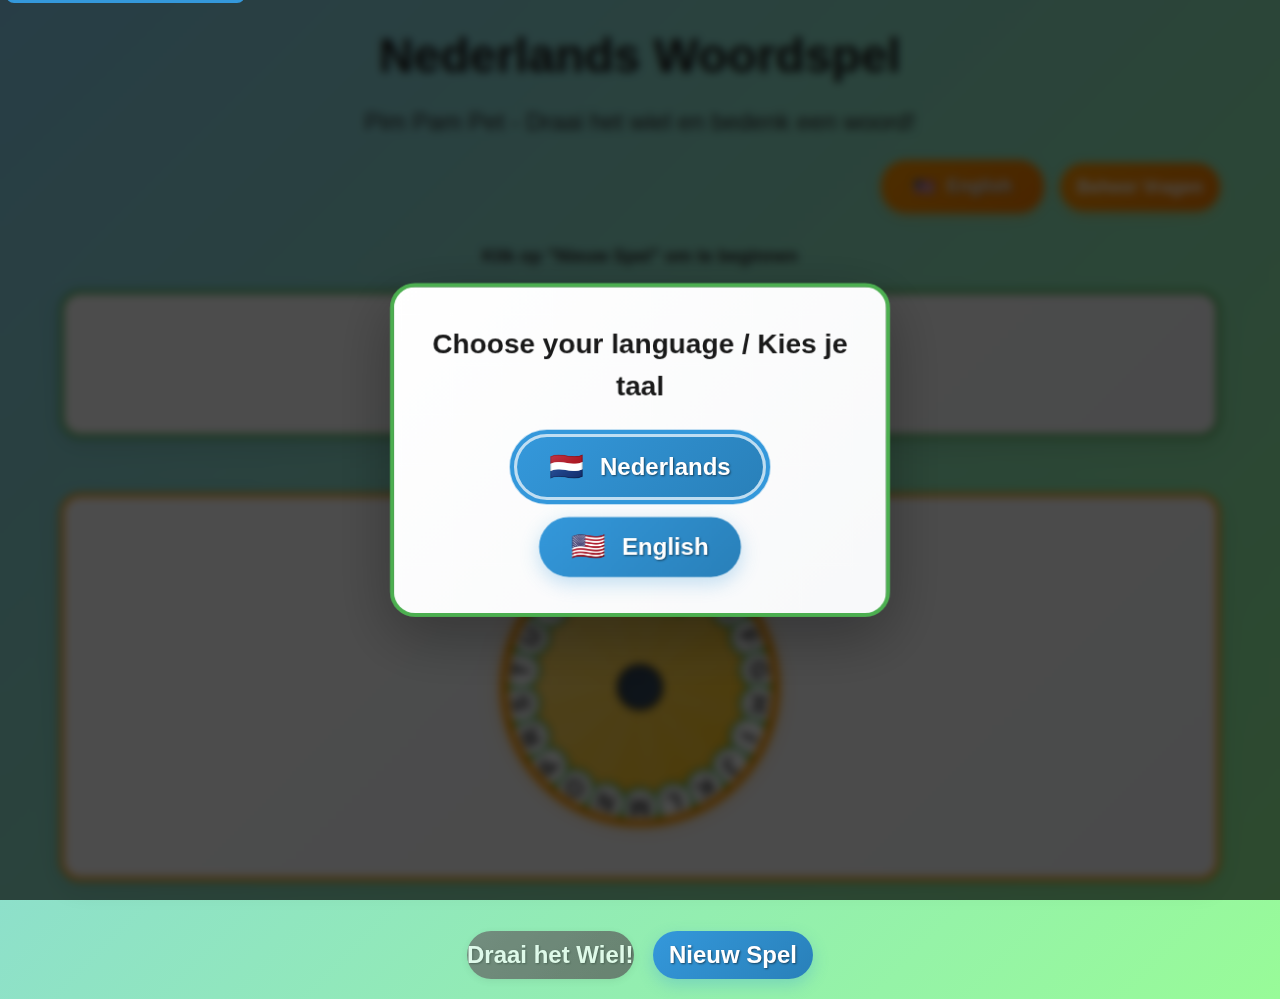
<file: index.html>
<!DOCTYPE html>
<html lang="nl">
<head>
    <meta charset="UTF-8">
    <meta name="viewport" content="width=device-width, initial-scale=1.0">
    <title>Nederlands Woordspel - Pim Pam Pet</title>
    
    <!-- CSS Files -->
    <link rel="stylesheet" href="css/main-game.css">
    <link rel="stylesheet" href="css/spinning-wheel.css">
    <link rel="stylesheet" href="css/question-management.css">
    <link rel="stylesheet" href="css/language-selection.css">
</head>
<body>
    <!-- Skip link for accessibility -->
    <a href="#main-content" class="skip-link">Spring naar hoofdinhoud</a>
    
    <!-- ARIA live regions for screen reader announcements -->
    <div id="sr-announcements" class="sr-live-region" aria-live="polite" aria-atomic="true"></div>
    <div id="sr-status" class="sr-live-region" aria-live="assertive" aria-atomic="true"></div>

    <div class="game-container" role="application" aria-label="Nederlands Woordspel">
        <!-- Game Header -->
        <header class="game-header">
            <h1 class="game-title">Nederlands Woordspel</h1>
            <p class="game-subtitle">Pim Pam Pet - Draai het wiel en bedenk een woord!</p>
            <div class="header-controls">
                <button class="manage-questions-btn" id="manage-questions-btn" 
                        aria-label="Beheer vragen - Open vraagbeheer interface"
                        tabindex="0">
                    Beheer Vragen
                </button>
                <!-- Language toggle button will be inserted here by LanguageSelectionUI -->
            </div>
        </header>

        <!-- Round Display -->
        <div class="round-display">
            <span class="round-number" id="round-number">Klik op "Nieuw Spel" om te beginnen</span>
        </div>

        <!-- Error Display -->
        <div class="error-display" id="error-display"></div>

        <!-- Game Content -->
        <main class="game-content" id="main-content">
            <!-- Question Display Section -->
            <section class="question-section" 
                     role="region" 
                     aria-labelledby="question-heading"
                     tabindex="0"
                     aria-describedby="question-description">
                <h2 id="question-heading" class="sr-only">Huidige Vraag</h2>
                <p id="question-description" class="sr-only">Dit is de vraag waarvoor je een woord moet bedenken</p>
                <div id="question-container" aria-live="polite"></div>
            </section>

            <!-- Spinning Wheel Section -->
            <section class="wheel-section" 
                     role="region" 
                     aria-labelledby="wheel-heading"
                     tabindex="0"
                     aria-describedby="wheel-description">
                <h2 id="wheel-heading" class="sr-only">Draaiend Wiel</h2>
                <p id="wheel-description" class="sr-only">Het wiel selecteert een willekeurige letter voor je antwoord</p>
                <div id="wheel-container" aria-live="polite"></div>
            </section>

            <!-- Game Controls -->
            <section class="controls-section" 
                     role="region" 
                     aria-labelledby="controls-heading">
                <h2 id="controls-heading" class="sr-only">Spelbesturing</h2>
                <button class="game-button" 
                        id="spin-button" 
                        disabled
                        aria-label="Draai het wiel om een letter te selecteren"
                        aria-describedby="spin-button-help">
                    Draai het Wiel!
                </button>
                <div id="spin-button-help" class="sr-only">
                    Druk op deze knop om het wiel te laten draaien en een willekeurige letter te selecteren
                </div>
                
                <button class="game-button secondary" 
                        id="new-game-button"
                        aria-label="Start een nieuwe ronde van het spel"
                        aria-describedby="new-game-help">
                    Nieuw Spel
                </button>
                <div id="new-game-help" class="sr-only">
                    Druk op deze knop om een nieuwe ronde te beginnen met een nieuwe vraag
                </div>
            </section>

            <!-- Results Display -->
            <section class="results-section" 
                     id="game-results"
                     role="region"
                     aria-labelledby="results-heading"
                     aria-live="polite">
                <h2 id="results-heading" class="sr-only">Spelresultaten</h2>
                <!-- Results will be populated by JavaScript -->
            </section>
        </main>

        <!-- Question Management UI Container -->
        <div id="question-management-container"></div>
    </div>

    <!-- JavaScript Files - Load in proper order -->
    <script src="js/ErrorHandler.js"></script>
    <script src="js/PerformanceOptimizer.js"></script>
    <script src="js/LanguageManager.js"></script>
    <script src="js/LanguageSelectionUI.js"></script>
    <script src="js/QuestionManager.js"></script>
    <script src="js/QuestionDisplay.js"></script>
    <script src="js/SpinningWheel.js"></script>
    <script src="js/QuestionManagementUI.js"></script>
    <script src="js/GameController.js"></script>

    <!-- Game Initialization -->
    <script>
        // Initialize the game when DOM is loaded
        document.addEventListener('DOMContentLoaded', function() {
            try {
                // Initialize error handler first
                const errorHandler = new ErrorHandler();
                window.errorHandler = errorHandler;
                
                // Initialize performance optimizer for enhanced accessibility and performance
                const performanceOptimizer = new PerformanceOptimizer();
                window.performanceOptimizer = performanceOptimizer;
                
                // Initialize language manager
                const languageManager = new LanguageManager();
                window.languageManager = languageManager;
                
                // Initialize language selection UI
                const languageSelectionUI = new LanguageSelectionUI('game-container', languageManager);
                window.languageSelectionUI = languageSelectionUI;
                
                // Show initial language selection if no preference exists
                languageSelectionUI.showInitialSelection();
                
                // Listen for language changes and update UI
                document.addEventListener('languageChanged', function(event) {
                    try {
                        const { newLanguage } = event.detail;
                        console.log('Language changed to:', newLanguage);
                        
                        // Validate event data
                        if (!newLanguage || !languageManager.isLanguageSupported(newLanguage)) {
                            console.error('Invalid language in change event:', newLanguage);
                            return;
                        }
                        
                        // Update all UI text elements
                        updateUITextForLanguage(newLanguage);
                        
                        // Update document language attribute
                        document.documentElement.lang = newLanguage === 'dutch' ? 'nl' : 'en';
                        
                        // Update page title
                        document.title = languageManager.getTranslation('gameTitle') + ' - Pim Pam Pet';
                        
                        console.log('Language change completed successfully');
                    } catch (error) {
                        console.error('Error handling language change event:', error);
                        // Don't show error to user as this might be the cause of the "problem switching languages" message
                    }
                });
                
                // Check browser support and enable graceful degradation if needed
                const browserSupport = errorHandler.getBrowserSupport();
                console.log('Browser support:', browserSupport);
                
                // Enable graceful degradation for older browsers
                if (!browserSupport.cssTransitions || !browserSupport.cssTransforms || !browserSupport.promises) {
                    errorHandler.enableGracefulDegradation();
                }
                
                // Initialize game controller with proper container IDs and language manager
                const gameController = new GameController('wheel-container', 'question-container', languageManager);
                
                // Perform initial health check
                const healthCheck = gameController.performHealthCheck();
                console.log('Initial health check:', healthCheck);
                
                if (healthCheck.overall === 'critical') {
                    throw new Error('Critical issues detected during initialization');
                }
                
                // Initialize question management UI
                const questionManagementUI = new QuestionManagementUI(
                    'question-management-container', 
                    gameController.getQuestionManager()
                );
                
                // Set up manage questions button
                const manageQuestionsBtn = document.getElementById('manage-questions-btn');
                if (manageQuestionsBtn) {
                    manageQuestionsBtn.addEventListener('click', function() {
                        try {
                            // Add visual feedback for button press
                            gameController.addButtonPressEffect('manage-questions-btn');
                            questionManagementUI.showManagementInterface();
                        } catch (error) {
                            console.error('Error opening question management:', error);
                            errorHandler.showError('Er is een probleem met het openen van vraagbeheer. Probeer het opnieuw!', 'error', 4000);
                        }
                    });
                }
                
                // Set up periodic health checks
                setInterval(() => {
                    if (window.gameController) {
                        const healthCheck = window.gameController.performHealthCheck();
                        if (healthCheck.overall === 'critical') {
                            console.error('Critical health check failure:', healthCheck);
                            errorHandler.handleCriticalError(
                                new Error('Game health check failed'),
                                'Het spel heeft een probleem gedetecteerd. Ververs de pagina om door te gaan.'
                            );
                        }
                    }
                }, 30000); // Check every 30 seconds
                
                // Make components globally accessible for debugging
                window.gameController = gameController;
                window.questionManagementUI = questionManagementUI;
                window.errorHandler = errorHandler;
                
                console.log('Nederlands Woordspel initialized successfully!');
                console.log('Game statistics:', gameController.getGameStats());
                
                // Show success message for older browsers using fallback mode
                if (errorHandler.isFallbackMode()) {
                    errorHandler.showError('Het spel draait in compatibiliteitsmodus voor je browser.', 'info', 5000);
                }
                
            } catch (error) {
                console.error('Failed to initialize game:', error);
                
                // Try to use error handler if available
                if (window.errorHandler) {
                    window.errorHandler.handleCriticalError(error, 'Het spel kan niet worden gestart. Ververs de pagina om opnieuw te proberen.');
                } else {
                    // Fallback error display
                    const errorDisplay = document.getElementById('error-display');
                    if (errorDisplay) {
                        errorDisplay.textContent = 'Er is een fout opgetreden bij het laden van het spel. Ververs de pagina om opnieuw te proberen.';
                        errorDisplay.style.display = 'block';
                        errorDisplay.style.backgroundColor = '#f44336';
                        errorDisplay.style.color = 'white';
                        errorDisplay.style.padding = '15px';
                        errorDisplay.style.borderRadius = '10px';
                        errorDisplay.style.margin = '10px';
                        errorDisplay.style.textAlign = 'center';
                        errorDisplay.style.fontSize = '18px';
                    }
                }
            }
        });

        // Handle page visibility changes to pause/resume game if needed
        document.addEventListener('visibilitychange', function() {
            try {
                if (window.gameController) {
                    const gameState = window.gameController.getGameState();
                    if (document.hidden && gameState.isSpinning) {
                        console.log('Page hidden during spin - game state preserved');
                    }
                }
            } catch (error) {
                console.error('Error handling visibility change:', error);
            }
        });

        // Handle window resize for responsive adjustments
        window.addEventListener('resize', function() {
            try {
                // Trigger any necessary responsive adjustments
                if (window.gameController && window.gameController.getSpinningWheel()) {
                    // The wheel component handles its own responsive behavior
                    console.log('Window resized - responsive adjustments applied');
                }
            } catch (error) {
                console.error('Error handling window resize:', error);
            }
        });

        // Handle unhandled errors globally
        window.addEventListener('error', function(event) {
            console.error('Unhandled error:', event.error);
            if (window.errorHandler) {
                window.errorHandler.showError(
                    'Er is een onverwachte fout opgetreden. Als het probleem aanhoudt, ververs de pagina.',
                    'error',
                    6000
                );
            }
        });

        // Handle unhandled promise rejections
        window.addEventListener('unhandledrejection', function(event) {
            console.error('Unhandled promise rejection:', event.reason);
            if (window.errorHandler) {
                window.errorHandler.showError(
                    'Er is een probleem opgetreden met een bewerking. Probeer het opnieuw.',
                    'warning',
                    5000
                );
            }
            event.preventDefault(); // Prevent the default browser behavior
        });

        // Keyboard navigation support
        document.addEventListener('keydown', function(event) {
            try {
                // Detect keyboard navigation and add class for focus styling
                if (event.key === 'Tab') {
                    document.body.classList.add('keyboard-navigation');
                }

                // Keyboard shortcuts for game controls
                if (window.gameController) {
                    const gameState = window.gameController.getGameState();
                    
                    switch(event.key) {
                        case ' ': // Spacebar to spin wheel
                        case 'Enter': // Enter to spin wheel
                            if (event.target.id === 'spin-button' || 
                                (event.target.classList.contains('wheel-section') && gameState.gameStarted && !gameState.isSpinning)) {
                                event.preventDefault();
                                const spinButton = document.getElementById('spin-button');
                                if (spinButton && !spinButton.disabled) {
                                    spinButton.click();
                                    // Announce action to screen readers
                                    announceToScreenReader('Wiel wordt gedraaid...');
                                }
                            }
                            break;
                            
                        case 'n': // 'N' for new game
                        case 'N':
                            if (event.ctrlKey || event.altKey) {
                                event.preventDefault();
                                const newGameButton = document.getElementById('new-game-button');
                                if (newGameButton) {
                                    newGameButton.click();
                                    announceToScreenReader('Nieuwe ronde gestart');
                                }
                            }
                            break;
                            
                        case 'Escape': // Escape to close modals
                            if (window.questionManagementUI) {
                                window.questionManagementUI.hideManagementInterface();
                            }
                            break;
                    }
                }
            } catch (error) {
                console.error('Error handling keyboard navigation:', error);
            }
        });

        // Remove keyboard navigation class on mouse use
        document.addEventListener('mousedown', function() {
            document.body.classList.remove('keyboard-navigation');
        });

        // Screen reader announcement function
        function announceToScreenReader(message) {
            const announcements = document.getElementById('sr-announcements');
            if (announcements) {
                announcements.textContent = message;
                // Clear after announcement
                setTimeout(() => {
                    announcements.textContent = '';
                }, 1000);
            }
        }

        // Status announcement function for important updates
        function announceStatus(message) {
            const status = document.getElementById('sr-status');
            if (status) {
                status.textContent = message;
                setTimeout(() => {
                    status.textContent = '';
                }, 2000);
            }
        }

        // Function to update UI text for language changes
        function updateUITextForLanguage(language) {
            try {
                // Check if language manager is available
                if (!window.languageManager) {
                    console.warn('Language manager not available during UI text update');
                    return;
                }
                
                // Update game title and subtitle
                const gameTitle = document.querySelector('.game-title');
                if (gameTitle) {
                    gameTitle.textContent = window.languageManager.getTranslation('gameTitle');
                }
                
                // Update game subtitle
                const gameSubtitle = document.querySelector('.game-subtitle');
                if (gameSubtitle) {
                    if (language === 'dutch') {
                        gameSubtitle.textContent = 'Pim Pam Pet - Draai het wiel en bedenk een woord!';
                    } else {
                        gameSubtitle.textContent = 'Pim Pam Pet - Spin the wheel and think of a word!';
                    }
                }
                
                // Update buttons
                const spinButton = document.getElementById('spin-button');
                if (spinButton) {
                    spinButton.textContent = window.languageManager.getTranslation('spinButton');
                    spinButton.setAttribute('aria-label', window.languageManager.getTranslation('spinButtonHelp'));
                }
                
                const newGameButton = document.getElementById('new-game-button');
                if (newGameButton) {
                    // Let the GameController handle the button text based on game state
                    if (window.gameController) {
                        window.gameController.updateNewGameButtonText();
                    } else {
                        // Fallback if GameController is not available
                        newGameButton.textContent = window.languageManager.getTranslation('newGameButton');
                        const newGameLabel = language === 'dutch' ? 
                            'Start een nieuwe ronde van het spel' : 
                            'Start a new round of the game';
                        newGameButton.setAttribute('aria-label', newGameLabel);
                    }
                }
                
                const manageButton = document.getElementById('manage-questions-btn');
                if (manageButton) {
                    manageButton.textContent = window.languageManager.getTranslation('manageButton');
                    const manageLabel = language === 'dutch' ? 
                        'Beheer vragen - Open vraagbeheer interface' : 
                        'Manage questions - Open question management interface';
                    manageButton.setAttribute('aria-label', manageLabel);
                }
                
                // Update round display
                const roundNumber = document.getElementById('round-number');
                if (roundNumber && (roundNumber.textContent.includes('Klik op') || roundNumber.textContent.includes('Click'))) {
                    roundNumber.textContent = window.languageManager.getTranslation('clickNewGameToStart');
                }
                
                // Update accessibility labels
                const skipLink = document.querySelector('.skip-link');
                if (skipLink) {
                    skipLink.textContent = window.languageManager.getTranslation('skipToMainContent');
                }
                
                // Update ARIA labels for sections
                const gameContainer = document.querySelector('.game-container');
                if (gameContainer) {
                    gameContainer.setAttribute('aria-label', window.languageManager.getTranslation('gameTitle'));
                }
                
                // Update screen reader text
                const questionHeading = document.getElementById('question-heading');
                if (questionHeading) {
                    questionHeading.textContent = window.languageManager.getTranslation('currentQuestion');
                }
                
                const wheelHeading = document.getElementById('wheel-heading');
                if (wheelHeading) {
                    wheelHeading.textContent = window.languageManager.getTranslation('spinningWheel');
                }
                
                const controlsHeading = document.getElementById('controls-heading');
                if (controlsHeading) {
                    controlsHeading.textContent = window.languageManager.getTranslation('gameControls');
                }
                
                const resultsHeading = document.getElementById('results-heading');
                if (resultsHeading) {
                    resultsHeading.textContent = window.languageManager.getTranslation('gameResults');
                }
                
                // Update help text
                const questionDescription = document.getElementById('question-description');
                if (questionDescription) {
                    questionDescription.textContent = window.languageManager.getTranslation('questionDescription');
                }
                
                const wheelDescription = document.getElementById('wheel-description');
                if (wheelDescription) {
                    wheelDescription.textContent = window.languageManager.getTranslation('wheelDescription');
                }
                
                const spinButtonHelp = document.getElementById('spin-button-help');
                if (spinButtonHelp) {
                    spinButtonHelp.textContent = window.languageManager.getTranslation('spinButtonHelp');
                }
                
                const newGameHelp = document.getElementById('new-game-help');
                if (newGameHelp) {
                    newGameHelp.textContent = window.languageManager.getTranslation('newGameHelp');
                }
                
                console.log('UI text updated for language:', language);
                
            } catch (error) {
                console.error('Error updating UI text for language:', error);
            }
        }

        // Make announcement functions globally available
        window.announceToScreenReader = announceToScreenReader;
        window.announceStatus = announceStatus;
        window.updateUITextForLanguage = updateUITextForLanguage;
    </script>
</body>
</html>
</file>
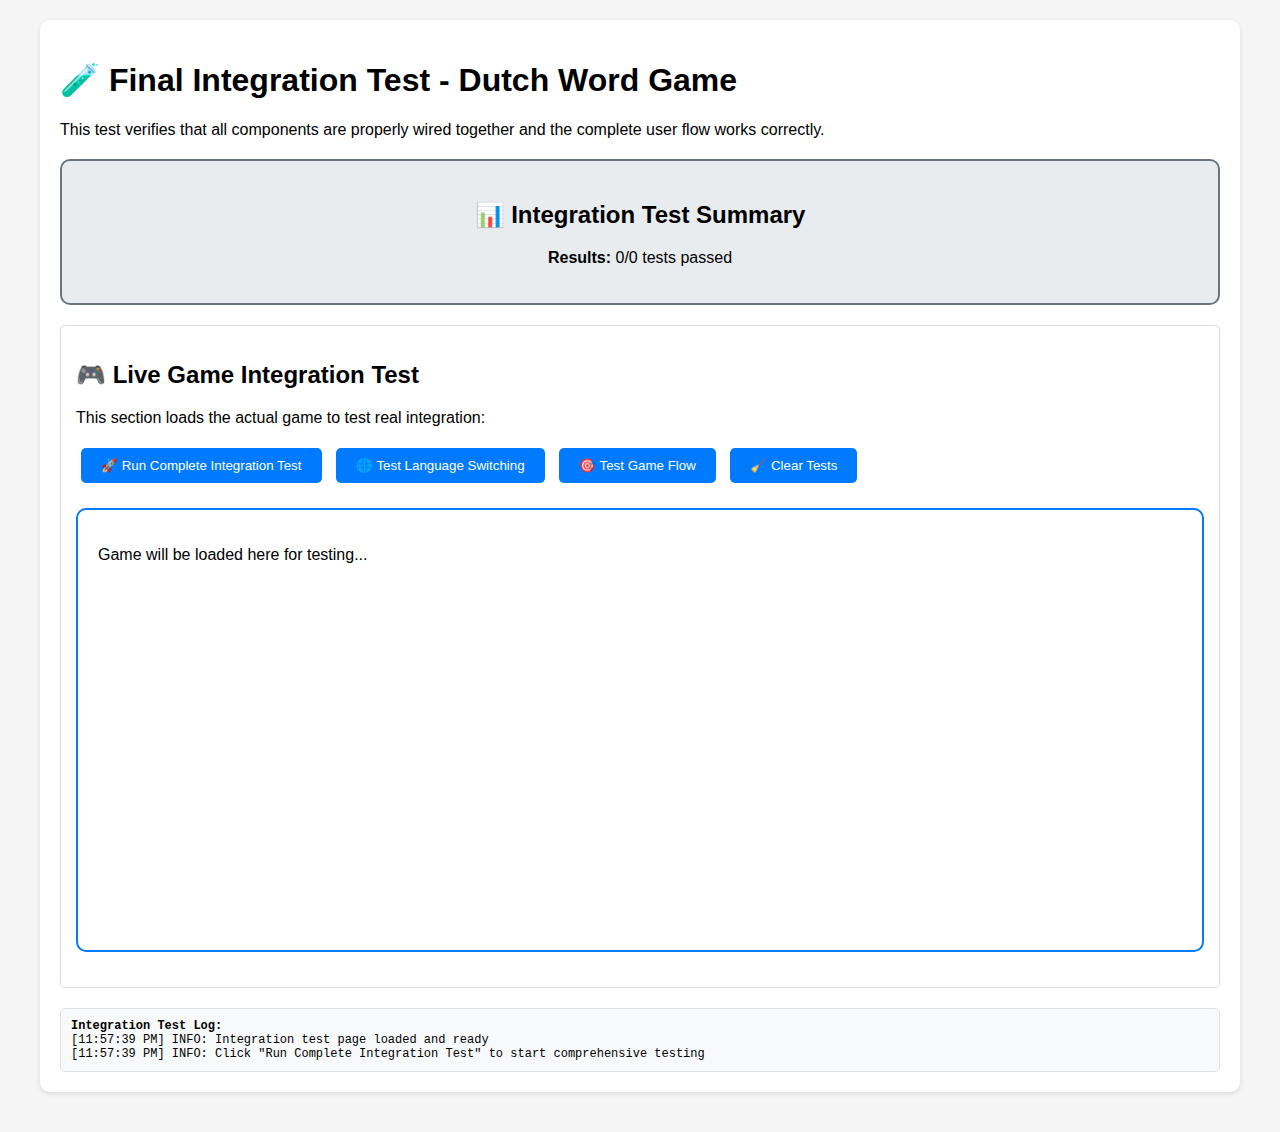
<file: integration-test-standalone.html>
<!DOCTYPE html>
<html lang="nl">
<head>
    <meta charset="UTF-8">
    <meta name="viewport" content="width=device-width, initial-scale=1.0">
    <title>Integration Test - Dutch Word Game</title>
    <style>
        body {
            font-family: Arial, sans-serif;
            max-width: 1200px;
            margin: 0 auto;
            padding: 20px;
            background-color: #f5f5f5;
        }
        .test-container {
            background: white;
            padding: 20px;
            border-radius: 10px;
            margin-bottom: 20px;
            box-shadow: 0 2px 5px rgba(0,0,0,0.1);
        }
        .test-section {
            margin-bottom: 20px;
            padding: 15px;
            border: 1px solid #ddd;
            border-radius: 5px;
        }
        .test-passed {
            background-color: #d4edda;
            border-color: #c3e6cb;
            color: #155724;
        }
        .test-failed {
            background-color: #f8d7da;
            border-color: #f5c6cb;
            color: #721c24;
        }
        .test-warning {
            background-color: #fff3cd;
            border-color: #ffeaa7;
            color: #856404;
        }
        .test-button {
            background: #007bff;
            color: white;
            border: none;
            padding: 10px 20px;
            border-radius: 5px;
            cursor: pointer;
            margin: 5px;
        }
        .test-button:hover {
            background: #0056b3;
        }
        .game-preview {
            border: 2px solid #007bff;
            border-radius: 10px;
            padding: 20px;
            margin: 20px 0;
            background: white;
            min-height: 400px;
        }
        .status-indicator {
            display: inline-block;
            width: 12px;
            height: 12px;
            border-radius: 50%;
            margin-right: 8px;
        }
        .status-pass { background-color: #28a745; }
        .status-fail { background-color: #dc3545; }
        .status-warn { background-color: #ffc107; }
        .test-log {
            background: #f8f9fa;
            border: 1px solid #dee2e6;
            border-radius: 5px;
            padding: 10px;
            margin-top: 10px;
            font-family: monospace;
            font-size: 12px;
            max-height: 300px;
            overflow-y: auto;
        }
        .summary-box {
            background: #e9ecef;
            border: 2px solid #6c757d;
            border-radius: 10px;
            padding: 20px;
            margin: 20px 0;
            text-align: center;
        }
        .summary-pass {
            background: #d4edda;
            border-color: #28a745;
            color: #155724;
        }
        .summary-fail {
            background: #f8d7da;
            border-color: #dc3545;
            color: #721c24;
        }
    </style>
</head>
<body>
    <div class="test-container">
        <h1>🧪 Final Integration Test - Dutch Word Game</h1>
        <p>This test verifies that all components are properly wired together and the complete user flow works correctly.</p>
        
        <div class="summary-box" id="test-summary">
            <h2>Test Summary</h2>
            <p>Click "Run Complete Integration Test" to start testing all components.</p>
        </div>

        <div class="test-section">
            <h2>🎮 Live Game Integration Test</h2>
            <p>This section loads the actual game to test real integration:</p>
            <button class="test-button" onclick="runCompleteIntegrationTest()">🚀 Run Complete Integration Test</button>
            <button class="test-button" onclick="testLanguageSwitching()">🌐 Test Language Switching</button>
            <button class="test-button" onclick="testGameFlow()">🎯 Test Game Flow</button>
            <button class="test-button" onclick="clearTests()">🧹 Clear Tests</button>
            
            <div class="game-preview" id="game-preview">
                <p>Game will be loaded here for testing...</p>
            </div>
        </div>

        <div class="test-log" id="test-log">
            <strong>Integration Test Log:</strong><br>
            Ready to run integration tests...
        </div>
    </div>

    <!-- Include all game components for testing -->
    <script src="js/ErrorHandler.js"></script>
    <script src="js/PerformanceOptimizer.js"></script>
    <script src="js/LanguageManager.js"></script>
    <script src="js/LanguageSelectionUI.js"></script>
    <script src="js/QuestionManager.js"></script>
    <script src="js/QuestionDisplay.js"></script>
    <script src="js/SpinningWheel.js"></script>
    <script src="js/QuestionManagementUI.js"></script>
    <script src="js/GameController.js"></script>

    <script>
        let testLog = [];
        let testResults = {
            passed: 0,
            failed: 0,
            warnings: 0,
            total: 0
        };

        function log(message, type = 'info') {
            const timestamp = new Date().toLocaleTimeString();
            const logEntry = `[${timestamp}] ${type.toUpperCase()}: ${message}`;
            testLog.push(logEntry);
            
            const logElement = document.getElementById('test-log');
            logElement.innerHTML = '<strong>Integration Test Log:</strong><br>' + testLog.slice(-30).join('<br>');
            logElement.scrollTop = logElement.scrollHeight;
            
            console.log(logEntry);
        }

        function updateSummary() {
            const summaryElement = document.getElementById('test-summary');
            const allPassed = testResults.failed === 0 && testResults.total > 0;
            
            summaryElement.className = `summary-box ${allPassed ? 'summary-pass' : testResults.total > 0 ? 'summary-fail' : ''}`;
            summaryElement.innerHTML = `
                <h2>${allPassed ? '🎉' : '📊'} Integration Test Summary</h2>
                <p><strong>Results:</strong> ${testResults.passed}/${testResults.total} tests passed</p>
                ${testResults.warnings > 0 ? `<p><strong>Warnings:</strong> ${testResults.warnings}</p>` : ''}
                ${allPassed ? 
                    '<p><strong>✅ All integration tests passed! Game is ready for production.</strong></p>' : 
                    testResults.total > 0 ? '<p><strong>⚠️ Some issues detected. Review test log for details.</strong></p>' : ''
                }
            `;
        }

        function recordTest(testName, passed, message = '') {
            testResults.total++;
            if (passed) {
                testResults.passed++;
                log(`✅ ${testName}: PASSED ${message}`, 'success');
            } else {
                testResults.failed++;
                log(`❌ ${testName}: FAILED ${message}`, 'error');
            }
            updateSummary();
        }

        function recordWarning(testName, message) {
            testResults.warnings++;
            log(`⚠️ ${testName}: WARNING ${message}`, 'warn');
            updateSummary();
        }

        async function runCompleteIntegrationTest() {
            log('🚀 Starting complete integration test...');
            
            // Reset test results
            testResults = { passed: 0, failed: 0, warnings: 0, total: 0 };
            
            try {
                // Test 1: Component Initialization
                await testComponentInitialization();
                
                // Test 2: Language Management
                await testLanguageManagement();
                
                // Test 3: Game Flow
                await testCompleteGameFlow();
                
                // Test 4: Question Banks
                await testQuestionBanks();
                
                // Test 5: Educational Goals
                await testEducationalGoals();
                
                // Test 6: Integration Wiring
                await testComponentWiring();
                
                log('🎯 Complete integration test finished');
                
            } catch (error) {
                log(`💥 Integration test failed with error: ${error.message}`, 'error');
                recordTest('Integration Test Suite', false, error.message);
            }
        }

        async function testComponentInitialization() {
            log('Testing component initialization...');
            
            try {
                // Test ErrorHandler
                const errorHandler = new ErrorHandler();
                recordTest('ErrorHandler Initialization', 
                    errorHandler && typeof errorHandler.showError === 'function');
                
                // Test PerformanceOptimizer
                const performanceOptimizer = new PerformanceOptimizer();
                recordTest('PerformanceOptimizer Initialization', 
                    performanceOptimizer !== null);
                
                // Test LanguageManager
                const languageManager = new LanguageManager();
                recordTest('LanguageManager Initialization', 
                    languageManager && typeof languageManager.getCurrentLanguage === 'function');
                
                // Test QuestionManager
                const questionManager = new QuestionManager(languageManager);
                recordTest('QuestionManager Initialization', 
                    questionManager && typeof questionManager.getAllQuestions === 'function');
                
                // Create test container
                const testContainer = document.createElement('div');
                testContainer.id = 'test-container-init';
                document.body.appendChild(testContainer);
                
                // Test SpinningWheel
                const spinningWheel = new SpinningWheel('test-container-init');
                recordTest('SpinningWheel Initialization', 
                    spinningWheel && typeof spinningWheel.spin === 'function');
                
                // Test QuestionDisplay
                const questionDisplay = new QuestionDisplay('test-container-init', questionManager, languageManager);
                recordTest('QuestionDisplay Initialization', 
                    questionDisplay && typeof questionDisplay.showRandomQuestion === 'function');
                
                // Test GameController
                const gameController = new GameController('test-container-init', 'test-container-init', languageManager);
                recordTest('GameController Initialization', 
                    gameController && typeof gameController.startNewRound === 'function');
                
                // Test health check
                const healthCheck = gameController.performHealthCheck();
                recordTest('Component Health Check', 
                    healthCheck && healthCheck.overall !== 'critical', 
                    `Status: ${healthCheck ? healthCheck.overall : 'unknown'}`);
                
                // Cleanup
                document.body.removeChild(testContainer);
                
            } catch (error) {
                recordTest('Component Initialization', false, error.message);
            }
        }

        async function testLanguageManagement() {
            log('Testing language management...');
            
            try {
                const languageManager = new LanguageManager();
                
                // Test default language
                const defaultLang = languageManager.getCurrentLanguage();
                recordTest('Default Language', 
                    defaultLang === 'dutch' || defaultLang === 'english',
                    `Default: ${defaultLang}`);
                
                // Test language switching
                const newLang = defaultLang === 'dutch' ? 'english' : 'dutch';
                languageManager.setLanguage(newLang);
                const currentLang = languageManager.getCurrentLanguage();
                recordTest('Language Switching', 
                    currentLang === newLang,
                    `${defaultLang} → ${currentLang}`);
                
                // Test translations
                const gameTitle = languageManager.getTranslation('gameTitle');
                recordTest('Translation System', 
                    gameTitle && gameTitle.trim() !== '',
                    `Title: "${gameTitle}"`);
                
                // Test question banks
                const dutchQuestions = languageManager.getQuestions('dutch');
                const englishQuestions = languageManager.getQuestions('english');
                
                recordTest('Dutch Question Bank', 
                    dutchQuestions && dutchQuestions.length >= 20,
                    `${dutchQuestions ? dutchQuestions.length : 0} questions`);
                
                recordTest('English Question Bank', 
                    englishQuestions && englishQuestions.length >= 20,
                    `${englishQuestions ? englishQuestions.length : 0} questions`);
                
            } catch (error) {
                recordTest('Language Management', false, error.message);
            }
        }

        async function testCompleteGameFlow() {
            log('Testing complete game flow...');
            
            try {
                // Create test environment
                const testContainer = document.createElement('div');
                testContainer.innerHTML = `
                    <div id="flow-wheel-container"></div>
                    <div id="flow-question-container"></div>
                `;
                document.body.appendChild(testContainer);
                
                const languageManager = new LanguageManager();
                const gameController = new GameController('flow-wheel-container', 'flow-question-container', languageManager);
                
                // Test new round
                gameController.startNewRound();
                await new Promise(resolve => setTimeout(resolve, 100));
                
                let gameState = gameController.getGameState();
                recordTest('New Round Start', 
                    gameState.gameStarted && gameState.currentQuestion,
                    `Round: ${gameState.roundNumber}, Question: "${gameState.currentQuestion}"`);
                
                // Test wheel spin
                const spinPromise = gameController.handleSpin();
                await spinPromise;
                
                gameState = gameController.getGameState();
                recordTest('Wheel Spin', 
                    gameState.selectedLetter && !gameState.isSpinning,
                    `Selected letter: ${gameState.selectedLetter}`);
                
                // Test multiple rounds
                const firstQuestion = gameState.currentQuestion;
                gameController.startNewRound();
                await new Promise(resolve => setTimeout(resolve, 100));
                
                gameState = gameController.getGameState();
                recordTest('Multiple Rounds', 
                    gameState.roundNumber === 2,
                    `Round counter: ${gameState.roundNumber}`);
                
                // Test language switching during gameplay
                const originalLang = languageManager.getCurrentLanguage();
                const newLang = originalLang === 'dutch' ? 'english' : 'dutch';
                
                languageManager.setLanguage(newLang);
                document.dispatchEvent(new CustomEvent('languageChanged', {
                    detail: { newLanguage: newLang }
                }));
                
                await new Promise(resolve => setTimeout(resolve, 200));
                
                gameState = gameController.getGameState();
                recordTest('Language Switching During Gameplay', 
                    gameState.currentLanguage === newLang,
                    `${originalLang} → ${gameState.currentLanguage}`);
                
                // Cleanup
                document.body.removeChild(testContainer);
                
            } catch (error) {
                recordTest('Complete Game Flow', false, error.message);
            }
        }

        async function testQuestionBanks() {
            log('Testing question banks...');
            
            try {
                const languageManager = new LanguageManager();
                
                // Test Dutch questions
                languageManager.setLanguage('dutch');
                const dutchQuestions = languageManager.getQuestions('dutch');
                
                recordTest('Dutch Question Count', 
                    dutchQuestions && dutchQuestions.length >= 20,
                    `${dutchQuestions ? dutchQuestions.length : 0} questions`);
                
                if (dutchQuestions && dutchQuestions.length > 0) {
                    const sampleDutch = dutchQuestions[0];
                    recordTest('Dutch Question Format', 
                        sampleDutch.toLowerCase().includes('noem'),
                        `Sample: "${sampleDutch}"`);
                }
                
                // Test English questions
                languageManager.setLanguage('english');
                const englishQuestions = languageManager.getQuestions('english');
                
                recordTest('English Question Count', 
                    englishQuestions && englishQuestions.length >= 20,
                    `${englishQuestions ? englishQuestions.length : 0} questions`);
                
                if (englishQuestions && englishQuestions.length > 0) {
                    const sampleEnglish = englishQuestions[0];
                    recordTest('English Question Format', 
                        sampleEnglish.toLowerCase().includes('name'),
                        `Sample: "${sampleEnglish}"`);
                }
                
            } catch (error) {
                recordTest('Question Banks', false, error.message);
            }
        }

        async function testEducationalGoals() {
            log('Testing educational goals...');
            
            try {
                const languageManager = new LanguageManager();
                
                const dutchQuestions = languageManager.getQuestions('dutch');
                const englishQuestions = languageManager.getQuestions('english');
                
                // Test educational categories
                const educationalCategories = [
                    'fruit', 'dier', 'animal', 'kleur', 'color', 'speelgoed', 'toy',
                    'keuken', 'kitchen', 'kledingstuk', 'clothing', 'voertuig', 'vehicle'
                ];
                
                let dutchEducational = 0;
                let englishEducational = 0;
                
                if (dutchQuestions) {
                    dutchQuestions.forEach(question => {
                        educationalCategories.forEach(category => {
                            if (question.toLowerCase().includes(category)) {
                                dutchEducational++;
                            }
                        });
                    });
                }
                
                if (englishQuestions) {
                    englishQuestions.forEach(question => {
                        educationalCategories.forEach(category => {
                            if (question.toLowerCase().includes(category)) {
                                englishEducational++;
                            }
                        });
                    });
                }
                
                recordTest('Dutch Educational Content', 
                    dutchEducational >= 10,
                    `${dutchEducational} educational questions`);
                
                recordTest('English Educational Content', 
                    englishEducational >= 10,
                    `${englishEducational} educational questions`);
                
                // Test age appropriateness
                const complexWords = ['sophisticated', 'complicated', 'ingewikkeld', 'gecompliceerd'];
                let ageAppropriate = true;
                
                [...(dutchQuestions || []), ...(englishQuestions || [])].forEach(question => {
                    complexWords.forEach(word => {
                        if (question.toLowerCase().includes(word)) {
                            ageAppropriate = false;
                        }
                    });
                });
                
                if (!ageAppropriate) {
                    recordWarning('Age Appropriateness', 'Some questions may be too complex for 7-year-olds');
                } else {
                    recordTest('Age Appropriateness', true, 'Content suitable for 7-year-olds');
                }
                
            } catch (error) {
                recordTest('Educational Goals', false, error.message);
            }
        }

        async function testComponentWiring() {
            log('Testing component wiring and integration...');
            
            try {
                // Create test environment
                const testContainer = document.createElement('div');
                testContainer.innerHTML = `
                    <div id="wire-wheel-container"></div>
                    <div id="wire-question-container"></div>
                    <div id="wire-management-container"></div>
                `;
                document.body.appendChild(testContainer);
                
                const languageManager = new LanguageManager();
                const gameController = new GameController('wire-wheel-container', 'wire-question-container', languageManager);
                const questionManagementUI = new QuestionManagementUI('wire-management-container', gameController.getQuestionManager());
                
                // Test GameController → QuestionDisplay communication
                gameController.startNewRound();
                await new Promise(resolve => setTimeout(resolve, 100));
                
                const gameState = gameController.getGameState();
                recordTest('GameController → QuestionDisplay', 
                    gameState.currentQuestion !== null,
                    'Question loaded successfully');
                
                // Test GameController → SpinningWheel communication
                const spinPromise = gameController.handleSpin();
                await spinPromise;
                
                const updatedState = gameController.getGameState();
                recordTest('GameController → SpinningWheel', 
                    updatedState.selectedLetter !== null,
                    `Letter selected: ${updatedState.selectedLetter}`);
                
                // Test LanguageManager → Components communication
                const originalLang = languageManager.getCurrentLanguage();
                const newLang = originalLang === 'dutch' ? 'english' : 'dutch';
                
                languageManager.setLanguage(newLang);
                document.dispatchEvent(new CustomEvent('languageChanged', {
                    detail: { newLanguage: newLang }
                }));
                
                await new Promise(resolve => setTimeout(resolve, 200));
                
                const langState = gameController.getGameState();
                recordTest('LanguageManager → Components', 
                    langState.currentLanguage === newLang,
                    `Language propagated: ${newLang}`);
                
                // Test error handling integration
                const errorHandler = new ErrorHandler();
                errorHandler.showError('Test error', 'error', 1000);
                recordTest('Error Handling Integration', true, 'Error display working');
                
                // Cleanup
                document.body.removeChild(testContainer);
                
            } catch (error) {
                recordTest('Component Wiring', false, error.message);
            }
        }

        async function testLanguageSwitching() {
            log('🌐 Testing language switching functionality...');
            
            const gamePreview = document.getElementById('game-preview');
            gamePreview.innerHTML = `
                <h3>Language Switching Test</h3>
                <div id="lang-test-container">
                    <div id="lang-wheel-container"></div>
                    <div id="lang-question-container"></div>
                </div>
                <div id="lang-controls">
                    <button onclick="switchToDutch()">Switch to Dutch</button>
                    <button onclick="switchToEnglish()">Switch to English</button>
                    <button onclick="startNewRoundLang()">Start New Round</button>
                </div>
                <div id="lang-status">Ready for language testing...</div>
            `;
            
            // Initialize components for language testing
            window.testLanguageManager = new LanguageManager();
            window.testGameController = new GameController('lang-wheel-container', 'lang-question-container', window.testLanguageManager);
            
            log('Language switching test environment ready');
        }

        async function testGameFlow() {
            log('🎯 Testing complete game flow...');
            
            const gamePreview = document.getElementById('game-preview');
            gamePreview.innerHTML = `
                <h3>Game Flow Test</h3>
                <div id="flow-test-container">
                    <div id="flow-wheel-container"></div>
                    <div id="flow-question-container"></div>
                </div>
                <div id="flow-controls">
                    <button onclick="startNewRoundFlow()">Start New Round</button>
                    <button onclick="spinWheelFlow()">Spin Wheel</button>
                    <button onclick="showGameStateFlow()">Show Game State</button>
                </div>
                <div id="flow-status">Ready for game flow testing...</div>
            `;
            
            // Initialize components for flow testing
            window.testFlowLanguageManager = new LanguageManager();
            window.testFlowGameController = new GameController('flow-wheel-container', 'flow-question-container', window.testFlowLanguageManager);
            
            log('Game flow test environment ready');
        }

        function clearTests() {
            const gamePreview = document.getElementById('game-preview');
            gamePreview.innerHTML = '<p>Tests cleared. Ready for new testing...</p>';
            log('Test environment cleared');
        }

        // Helper functions for interactive testing
        function switchToDutch() {
            if (window.testLanguageManager) {
                window.testLanguageManager.setLanguage('dutch');
                document.dispatchEvent(new CustomEvent('languageChanged', {
                    detail: { newLanguage: 'dutch' }
                }));
                document.getElementById('lang-status').textContent = 'Switched to Dutch';
                log('Switched to Dutch language');
            }
        }

        function switchToEnglish() {
            if (window.testLanguageManager) {
                window.testLanguageManager.setLanguage('english');
                document.dispatchEvent(new CustomEvent('languageChanged', {
                    detail: { newLanguage: 'english' }
                }));
                document.getElementById('lang-status').textContent = 'Switched to English';
                log('Switched to English language');
            }
        }

        function startNewRoundLang() {
            if (window.testGameController) {
                window.testGameController.startNewRound();
                const gameState = window.testGameController.getGameState();
                document.getElementById('lang-status').textContent = `New round started. Question: ${gameState.currentQuestion}`;
                log(`New round started with question: ${gameState.currentQuestion}`);
            }
        }

        function startNewRoundFlow() {
            if (window.testFlowGameController) {
                window.testFlowGameController.startNewRound();
                const gameState = window.testFlowGameController.getGameState();
                document.getElementById('flow-status').textContent = `Round ${gameState.roundNumber} started. Question: ${gameState.currentQuestion}`;
                log(`Flow test: Round ${gameState.roundNumber} started`);
            }
        }

        async function spinWheelFlow() {
            if (window.testFlowGameController) {
                document.getElementById('flow-status').textContent = 'Spinning wheel...';
                const spinPromise = window.testFlowGameController.handleSpin();
                await spinPromise;
                const gameState = window.testFlowGameController.getGameState();
                document.getElementById('flow-status').textContent = `Wheel spun! Selected letter: ${gameState.selectedLetter}`;
                log(`Flow test: Wheel spun, selected letter: ${gameState.selectedLetter}`);
            }
        }

        function showGameStateFlow() {
            if (window.testFlowGameController) {
                const gameState = window.testFlowGameController.getGameState();
                const stats = window.testFlowGameController.getGameStats();
                document.getElementById('flow-status').innerHTML = `
                    <strong>Game State:</strong><br>
                    Round: ${gameState.roundNumber}<br>
                    Question: ${gameState.currentQuestion}<br>
                    Selected Letter: ${gameState.selectedLetter}<br>
                    Language: ${gameState.currentLanguage}<br>
                    Game Started: ${gameState.gameStarted}
                `;
                log('Flow test: Game state displayed');
            }
        }

        // Initialize test page
        document.addEventListener('DOMContentLoaded', function() {
            log('Integration test page loaded and ready');
            log('Click "Run Complete Integration Test" to start comprehensive testing');
            updateSummary();
        });
    </script>
</body>
</html>
</file>
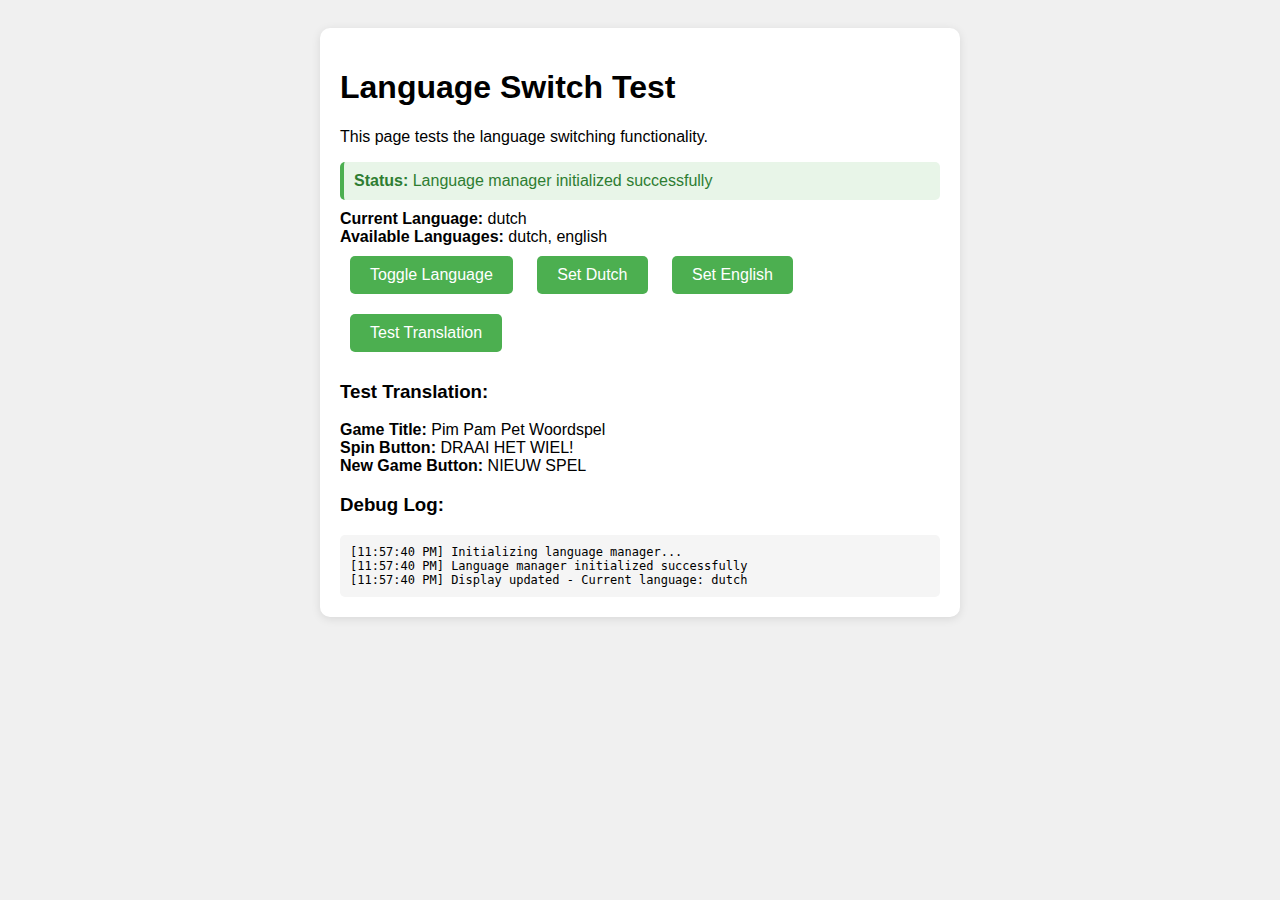
<file: test-language-switch.html>
<!DOCTYPE html>
<html lang="nl">
<head>
    <meta charset="UTF-8">
    <meta name="viewport" content="width=device-width, initial-scale=1.0">
    <title>Language Switch Test</title>
    <style>
        body {
            font-family: Arial, sans-serif;
            padding: 20px;
            background: #f0f0f0;
        }
        .test-container {
            background: white;
            padding: 20px;
            border-radius: 10px;
            box-shadow: 0 2px 10px rgba(0,0,0,0.1);
            max-width: 600px;
            margin: 0 auto;
        }
        .test-button {
            background: #4CAF50;
            color: white;
            border: none;
            padding: 10px 20px;
            border-radius: 5px;
            cursor: pointer;
            margin: 10px;
            font-size: 16px;
        }
        .test-button:hover {
            background: #45a049;
        }
        .status {
            background: #e7f3ff;
            padding: 10px;
            border-radius: 5px;
            margin: 10px 0;
            border-left: 4px solid #2196F3;
        }
        .error {
            background: #ffebee;
            border-left-color: #f44336;
            color: #c62828;
        }
        .success {
            background: #e8f5e8;
            border-left-color: #4CAF50;
            color: #2e7d32;
        }
    </style>
</head>
<body>
    <div class="test-container">
        <h1>Language Switch Test</h1>
        <p>This page tests the language switching functionality.</p>
        
        <div id="status" class="status">
            <strong>Status:</strong> <span id="status-text">Initializing...</span>
        </div>
        
        <div>
            <strong>Current Language:</strong> <span id="current-lang">-</span>
        </div>
        
        <div>
            <strong>Available Languages:</strong> <span id="available-langs">-</span>
        </div>
        
        <div>
            <button class="test-button" onclick="testToggleLanguage()">Toggle Language</button>
            <button class="test-button" onclick="testSetDutch()">Set Dutch</button>
            <button class="test-button" onclick="testSetEnglish()">Set English</button>
            <button class="test-button" onclick="testGetTranslation()">Test Translation</button>
        </div>
        
        <div>
            <h3>Test Translation:</h3>
            <div><strong>Game Title:</strong> <span id="game-title">-</span></div>
            <div><strong>Spin Button:</strong> <span id="spin-button">-</span></div>
            <div><strong>New Game Button:</strong> <span id="new-game-button">-</span></div>
        </div>
        
        <div>
            <h3>Debug Log:</h3>
            <div id="debug-log" style="background: #f5f5f5; padding: 10px; border-radius: 5px; font-family: monospace; font-size: 12px; max-height: 200px; overflow-y: auto;"></div>
        </div>
    </div>

    <!-- Include the language manager -->
    <script src="js/LanguageManager.js"></script>
    
    <script>
        let languageManager;
        let debugLog = [];
        
        function log(message) {
            const timestamp = new Date().toLocaleTimeString();
            debugLog.push(`[${timestamp}] ${message}`);
            document.getElementById('debug-log').innerHTML = debugLog.join('<br>');
            console.log(message);
        }
        
        function updateStatus(message, type = 'info') {
            const statusEl = document.getElementById('status');
            const statusTextEl = document.getElementById('status-text');
            
            statusEl.className = `status ${type}`;
            statusTextEl.textContent = message;
        }
        
        function updateDisplay() {
            if (!languageManager) return;
            
            try {
                document.getElementById('current-lang').textContent = languageManager.getCurrentLanguage();
                document.getElementById('available-langs').textContent = languageManager.getAvailableLanguages().join(', ');
                
                // Test translations
                document.getElementById('game-title').textContent = languageManager.getTranslation('gameTitle');
                document.getElementById('spin-button').textContent = languageManager.getTranslation('spinButton');
                document.getElementById('new-game-button').textContent = languageManager.getTranslation('newGameButton');
                
                log(`Display updated - Current language: ${languageManager.getCurrentLanguage()}`);
            } catch (error) {
                log(`Error updating display: ${error.message}`);
                updateStatus(`Error updating display: ${error.message}`, 'error');
            }
        }
        
        function testToggleLanguage() {
            try {
                log('Testing toggle language...');
                const oldLang = languageManager.getCurrentLanguage();
                const newLang = languageManager.toggleLanguage();
                
                log(`Language toggled from ${oldLang} to ${newLang}`);
                updateDisplay();
                updateStatus(`Language toggled to ${newLang}`, 'success');
            } catch (error) {
                log(`Error toggling language: ${error.message}`);
                updateStatus(`Error toggling language: ${error.message}`, 'error');
            }
        }
        
        function testSetDutch() {
            try {
                log('Testing set Dutch...');
                const success = languageManager.setLanguage('dutch');
                
                if (success) {
                    log('Successfully set language to Dutch');
                    updateDisplay();
                    updateStatus('Language set to Dutch', 'success');
                } else {
                    log('Failed to set language to Dutch');
                    updateStatus('Failed to set language to Dutch', 'error');
                }
            } catch (error) {
                log(`Error setting Dutch: ${error.message}`);
                updateStatus(`Error setting Dutch: ${error.message}`, 'error');
            }
        }
        
        function testSetEnglish() {
            try {
                log('Testing set English...');
                const success = languageManager.setLanguage('english');
                
                if (success) {
                    log('Successfully set language to English');
                    updateDisplay();
                    updateStatus('Language set to English', 'success');
                } else {
                    log('Failed to set language to English');
                    updateStatus('Failed to set language to English', 'error');
                }
            } catch (error) {
                log(`Error setting English: ${error.message}`);
                updateStatus(`Error setting English: ${error.message}`, 'error');
            }
        }
        
        function testGetTranslation() {
            try {
                log('Testing translations...');
                const currentLang = languageManager.getCurrentLanguage();
                
                const translations = {
                    gameTitle: languageManager.getTranslation('gameTitle'),
                    spinButton: languageManager.getTranslation('spinButton'),
                    newGameButton: languageManager.getTranslation('newGameButton'),
                    manageButton: languageManager.getTranslation('manageButton')
                };
                
                log(`Translations for ${currentLang}: ${JSON.stringify(translations, null, 2)}`);
                updateStatus(`Translations tested for ${currentLang}`, 'success');
            } catch (error) {
                log(`Error testing translations: ${error.message}`);
                updateStatus(`Error testing translations: ${error.message}`, 'error');
            }
        }
        
        // Initialize
        document.addEventListener('DOMContentLoaded', function() {
            try {
                log('Initializing language manager...');
                languageManager = new LanguageManager();
                
                log('Language manager initialized successfully');
                updateDisplay();
                updateStatus('Language manager initialized successfully', 'success');
            } catch (error) {
                log(`Error initializing language manager: ${error.message}`);
                updateStatus(`Error initializing: ${error.message}`, 'error');
            }
        });
    </script>
</body>
</html>
</file>
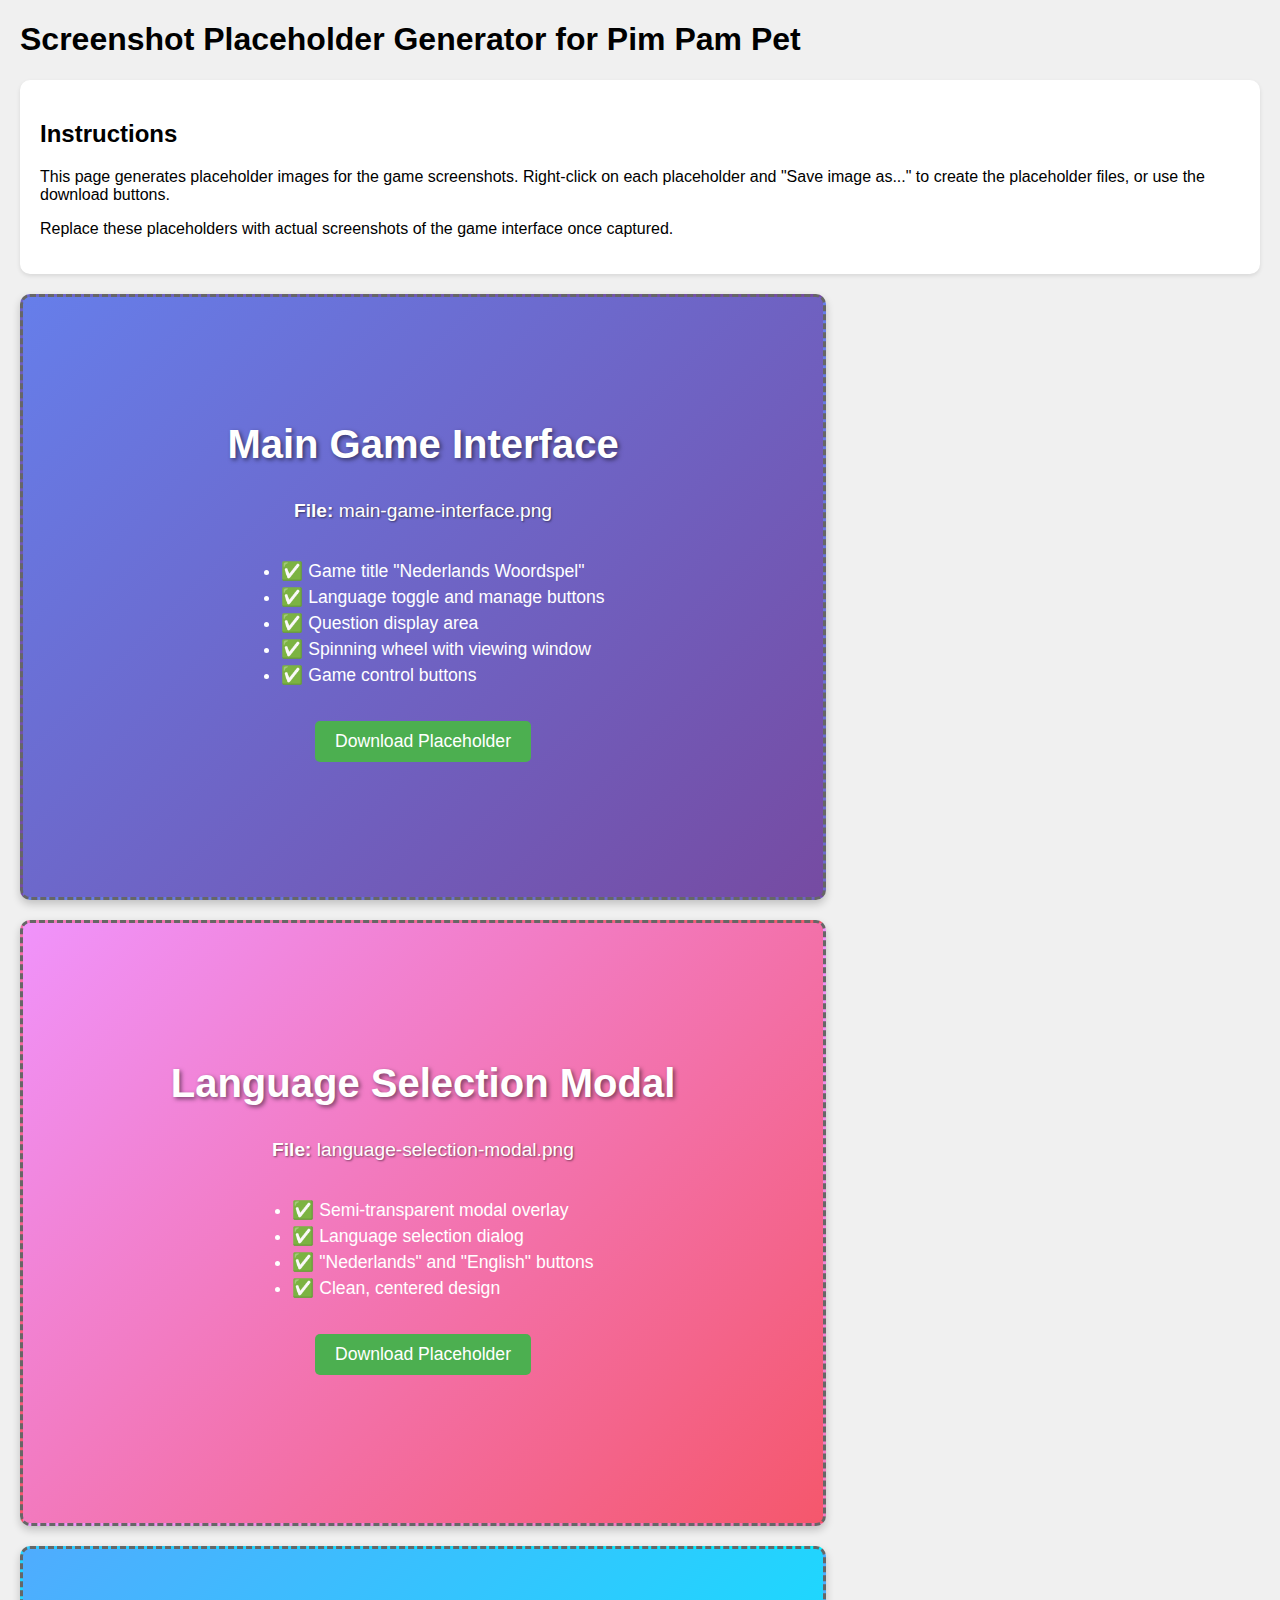
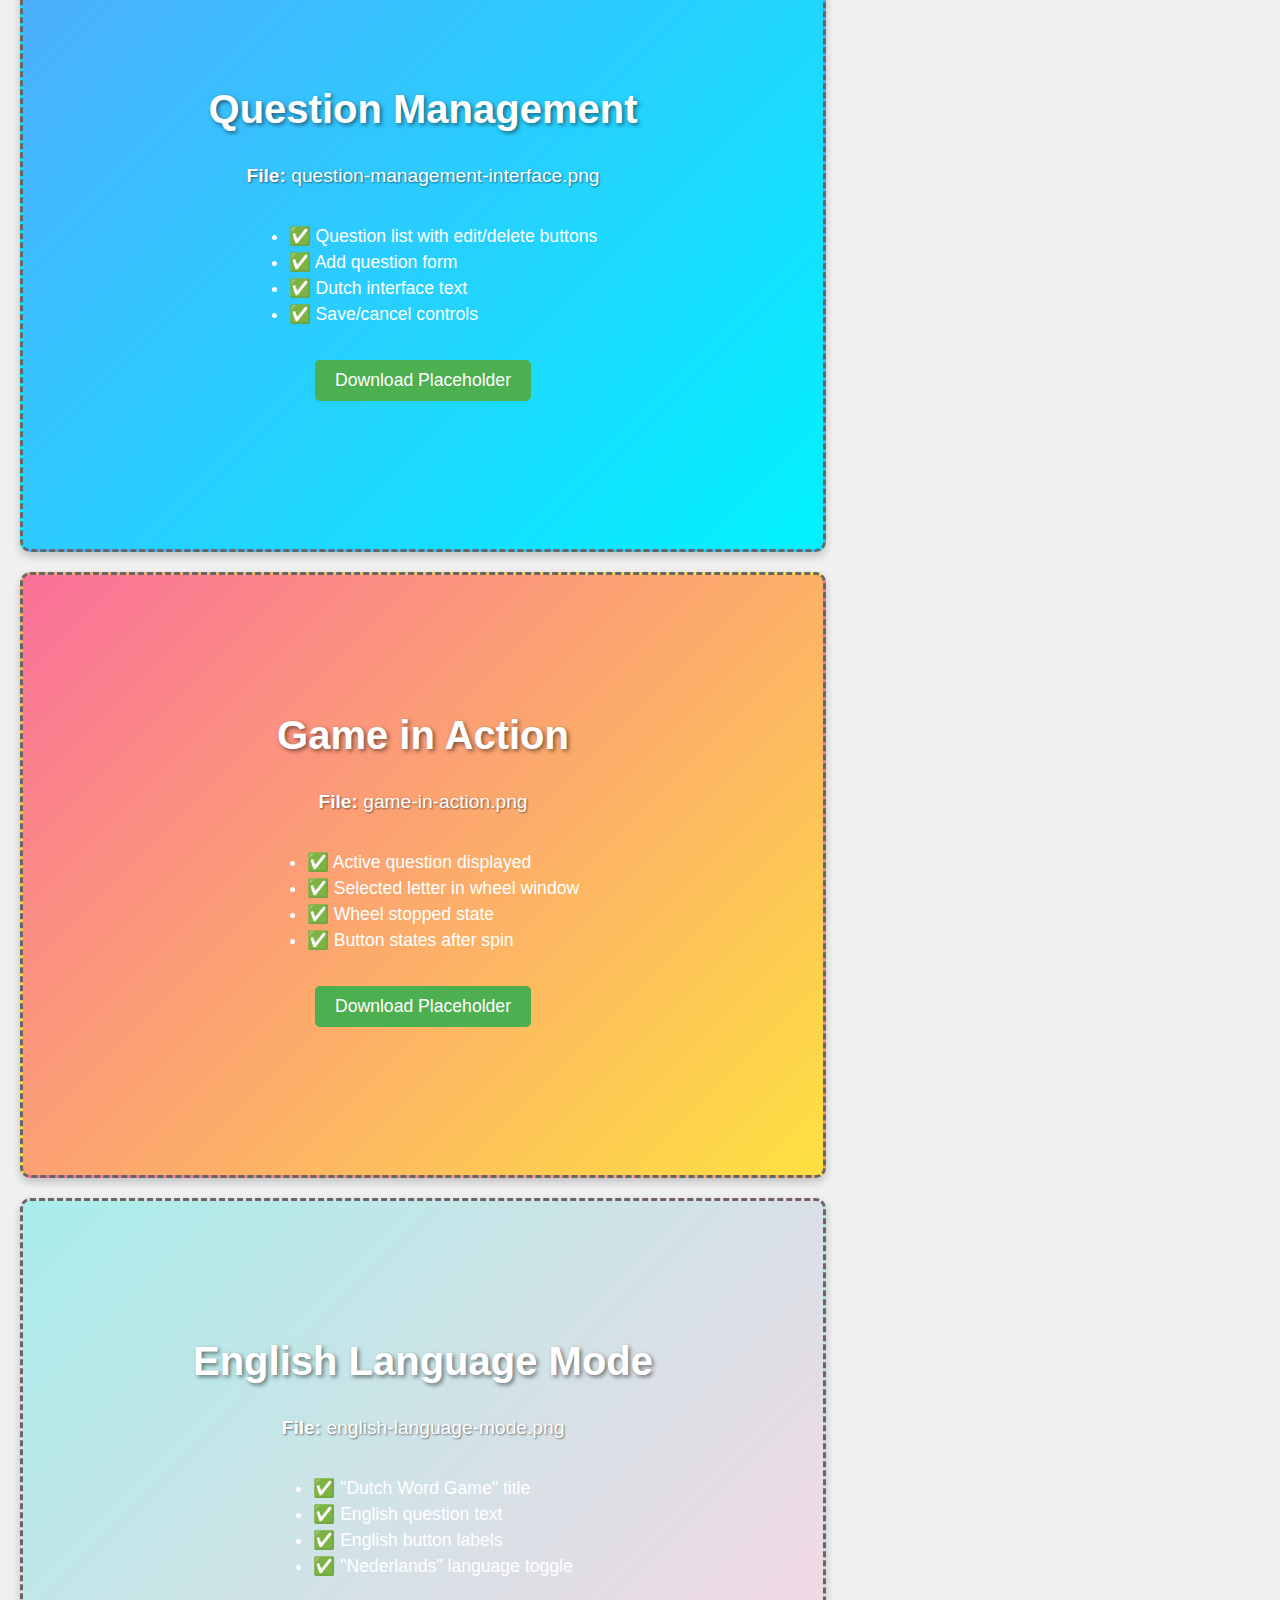
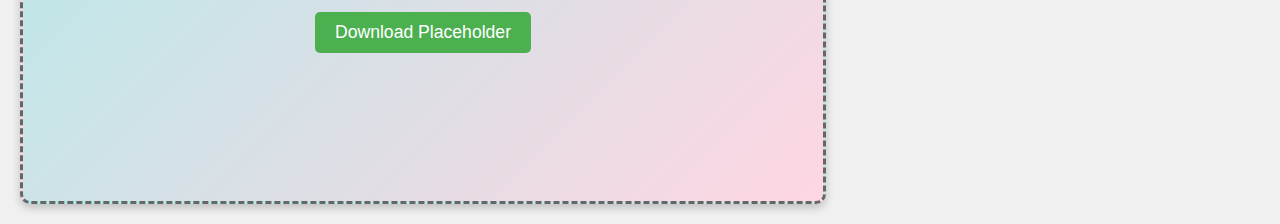
<file: screenshots/create-placeholders.html>
<!DOCTYPE html>
<html lang="en">
<head>
    <meta charset="UTF-8">
    <meta name="viewport" content="width=device-width, initial-scale=1.0">
    <title>Screenshot Placeholder Generator</title>
    <style>
        body {
            font-family: Arial, sans-serif;
            margin: 20px;
            background-color: #f0f0f0;
        }
        .placeholder {
            width: 800px;
            height: 600px;
            margin: 20px 0;
            border: 3px dashed #666;
            display: flex;
            flex-direction: column;
            justify-content: center;
            align-items: center;
            background: linear-gradient(135deg, #667eea 0%, #764ba2 100%);
            color: white;
            text-align: center;
            border-radius: 10px;
            box-shadow: 0 4px 8px rgba(0,0,0,0.2);
        }
        .placeholder h2 {
            font-size: 2.5em;
            margin: 0 0 20px 0;
            text-shadow: 2px 2px 4px rgba(0,0,0,0.5);
        }
        .placeholder p {
            font-size: 1.2em;
            margin: 10px 20px;
            line-height: 1.5;
            text-shadow: 1px 1px 2px rgba(0,0,0,0.5);
        }
        .placeholder ul {
            text-align: left;
            font-size: 1.1em;
            margin: 20px 0;
        }
        .placeholder li {
            margin: 5px 0;
        }
        .download-btn {
            background-color: #4CAF50;
            color: white;
            padding: 10px 20px;
            border: none;
            border-radius: 5px;
            cursor: pointer;
            font-size: 1.1em;
            margin: 10px;
        }
        .download-btn:hover {
            background-color: #45a049;
        }
        .instructions {
            background-color: white;
            padding: 20px;
            border-radius: 10px;
            margin: 20px 0;
            box-shadow: 0 2px 4px rgba(0,0,0,0.1);
        }
    </style>
</head>
<body>
    <h1>Screenshot Placeholder Generator for Pim Pam Pet</h1>
    
    <div class="instructions">
        <h2>Instructions</h2>
        <p>This page generates placeholder images for the game screenshots. Right-click on each placeholder and "Save image as..." to create the placeholder files, or use the download buttons.</p>
        <p>Replace these placeholders with actual screenshots of the game interface once captured.</p>
    </div>

    <!-- Main Game Interface Placeholder -->
    <div class="placeholder" id="main-interface">
        <h2>Main Game Interface</h2>
        <p><strong>File:</strong> main-game-interface.png</p>
        <ul>
            <li>✅ Game title "Nederlands Woordspel"</li>
            <li>✅ Language toggle and manage buttons</li>
            <li>✅ Question display area</li>
            <li>✅ Spinning wheel with viewing window</li>
            <li>✅ Game control buttons</li>
        </ul>
        <button class="download-btn" onclick="downloadPlaceholder('main-interface', 'main-game-interface.png')">Download Placeholder</button>
    </div>

    <!-- Language Selection Modal Placeholder -->
    <div class="placeholder" id="language-modal" style="background: linear-gradient(135deg, #f093fb 0%, #f5576c 100%);">
        <h2>Language Selection Modal</h2>
        <p><strong>File:</strong> language-selection-modal.png</p>
        <ul>
            <li>✅ Semi-transparent modal overlay</li>
            <li>✅ Language selection dialog</li>
            <li>✅ "Nederlands" and "English" buttons</li>
            <li>✅ Clean, centered design</li>
        </ul>
        <button class="download-btn" onclick="downloadPlaceholder('language-modal', 'language-selection-modal.png')">Download Placeholder</button>
    </div>

    <!-- Question Management Interface Placeholder -->
    <div class="placeholder" id="question-management" style="background: linear-gradient(135deg, #4facfe 0%, #00f2fe 100%);">
        <h2>Question Management</h2>
        <p><strong>File:</strong> question-management-interface.png</p>
        <ul>
            <li>✅ Question list with edit/delete buttons</li>
            <li>✅ Add question form</li>
            <li>✅ Dutch interface text</li>
            <li>✅ Save/cancel controls</li>
        </ul>
        <button class="download-btn" onclick="downloadPlaceholder('question-management', 'question-management-interface.png')">Download Placeholder</button>
    </div>

    <!-- Game in Action Placeholder -->
    <div class="placeholder" id="game-action" style="background: linear-gradient(135deg, #fa709a 0%, #fee140 100%);">
        <h2>Game in Action</h2>
        <p><strong>File:</strong> game-in-action.png</p>
        <ul>
            <li>✅ Active question displayed</li>
            <li>✅ Selected letter in wheel window</li>
            <li>✅ Wheel stopped state</li>
            <li>✅ Button states after spin</li>
        </ul>
        <button class="download-btn" onclick="downloadPlaceholder('game-action', 'game-in-action.png')">Download Placeholder</button>
    </div>

    <!-- English Language Mode Placeholder -->
    <div class="placeholder" id="english-mode" style="background: linear-gradient(135deg, #a8edea 0%, #fed6e3 100%);">
        <h2>English Language Mode</h2>
        <p><strong>File:</strong> english-language-mode.png</p>
        <ul>
            <li>✅ "Dutch Word Game" title</li>
            <li>✅ English question text</li>
            <li>✅ English button labels</li>
            <li>✅ "Nederlands" language toggle</li>
        </ul>
        <button class="download-btn" onclick="downloadPlaceholder('english-mode', 'english-language-mode.png')">Download Placeholder</button>
    </div>

    <script>
        function downloadPlaceholder(elementId, filename) {
            const element = document.getElementById(elementId);
            
            // Create canvas
            const canvas = document.createElement('canvas');
            const ctx = canvas.getContext('2d');
            canvas.width = 800;
            canvas.height = 600;
            
            // Get computed styles
            const styles = window.getComputedStyle(element);
            const background = styles.background;
            
            // Fill background
            if (background.includes('linear-gradient')) {
                // Simple gradient approximation
                const gradient = ctx.createLinearGradient(0, 0, canvas.width, canvas.height);
                gradient.addColorStop(0, '#667eea');
                gradient.addColorStop(1, '#764ba2');
                ctx.fillStyle = gradient;
            } else {
                ctx.fillStyle = '#667eea';
            }
            ctx.fillRect(0, 0, canvas.width, canvas.height);
            
            // Add border
            ctx.strokeStyle = '#666';
            ctx.lineWidth = 6;
            ctx.setLineDash([20, 10]);
            ctx.strokeRect(3, 3, canvas.width - 6, canvas.height - 6);
            
            // Add text
            ctx.fillStyle = 'white';
            ctx.font = 'bold 40px Arial';
            ctx.textAlign = 'center';
            ctx.shadowColor = 'rgba(0,0,0,0.5)';
            ctx.shadowBlur = 4;
            ctx.shadowOffsetX = 2;
            ctx.shadowOffsetY = 2;
            
            const title = element.querySelector('h2').textContent;
            ctx.fillText(title, canvas.width / 2, 150);
            
            ctx.font = '24px Arial';
            ctx.fillText('PLACEHOLDER IMAGE', canvas.width / 2, 200);
            
            ctx.font = '18px Arial';
            ctx.fillText('Replace with actual screenshot', canvas.width / 2, 240);
            
            const fileText = element.querySelector('p').textContent;
            ctx.fillText(fileText, canvas.width / 2, 280);
            
            // Add checklist items
            const items = element.querySelectorAll('li');
            ctx.font = '16px Arial';
            ctx.textAlign = 'left';
            let y = 320;
            items.forEach(item => {
                if (y < 550) {
                    ctx.fillText(item.textContent, 100, y);
                    y += 25;
                }
            });
            
            // Download
            canvas.toBlob(function(blob) {
                const url = URL.createObjectURL(blob);
                const a = document.createElement('a');
                a.href = url;
                a.download = filename;
                document.body.appendChild(a);
                a.click();
                document.body.removeChild(a);
                URL.revokeObjectURL(url);
            });
        }
        
        // Add right-click context menu override
        document.addEventListener('contextmenu', function(e) {
            if (e.target.closest('.placeholder')) {
                // Allow right-click on placeholders for "Save image as..."
                return true;
            }
        });
    </script>
</body>
</html>
</file>
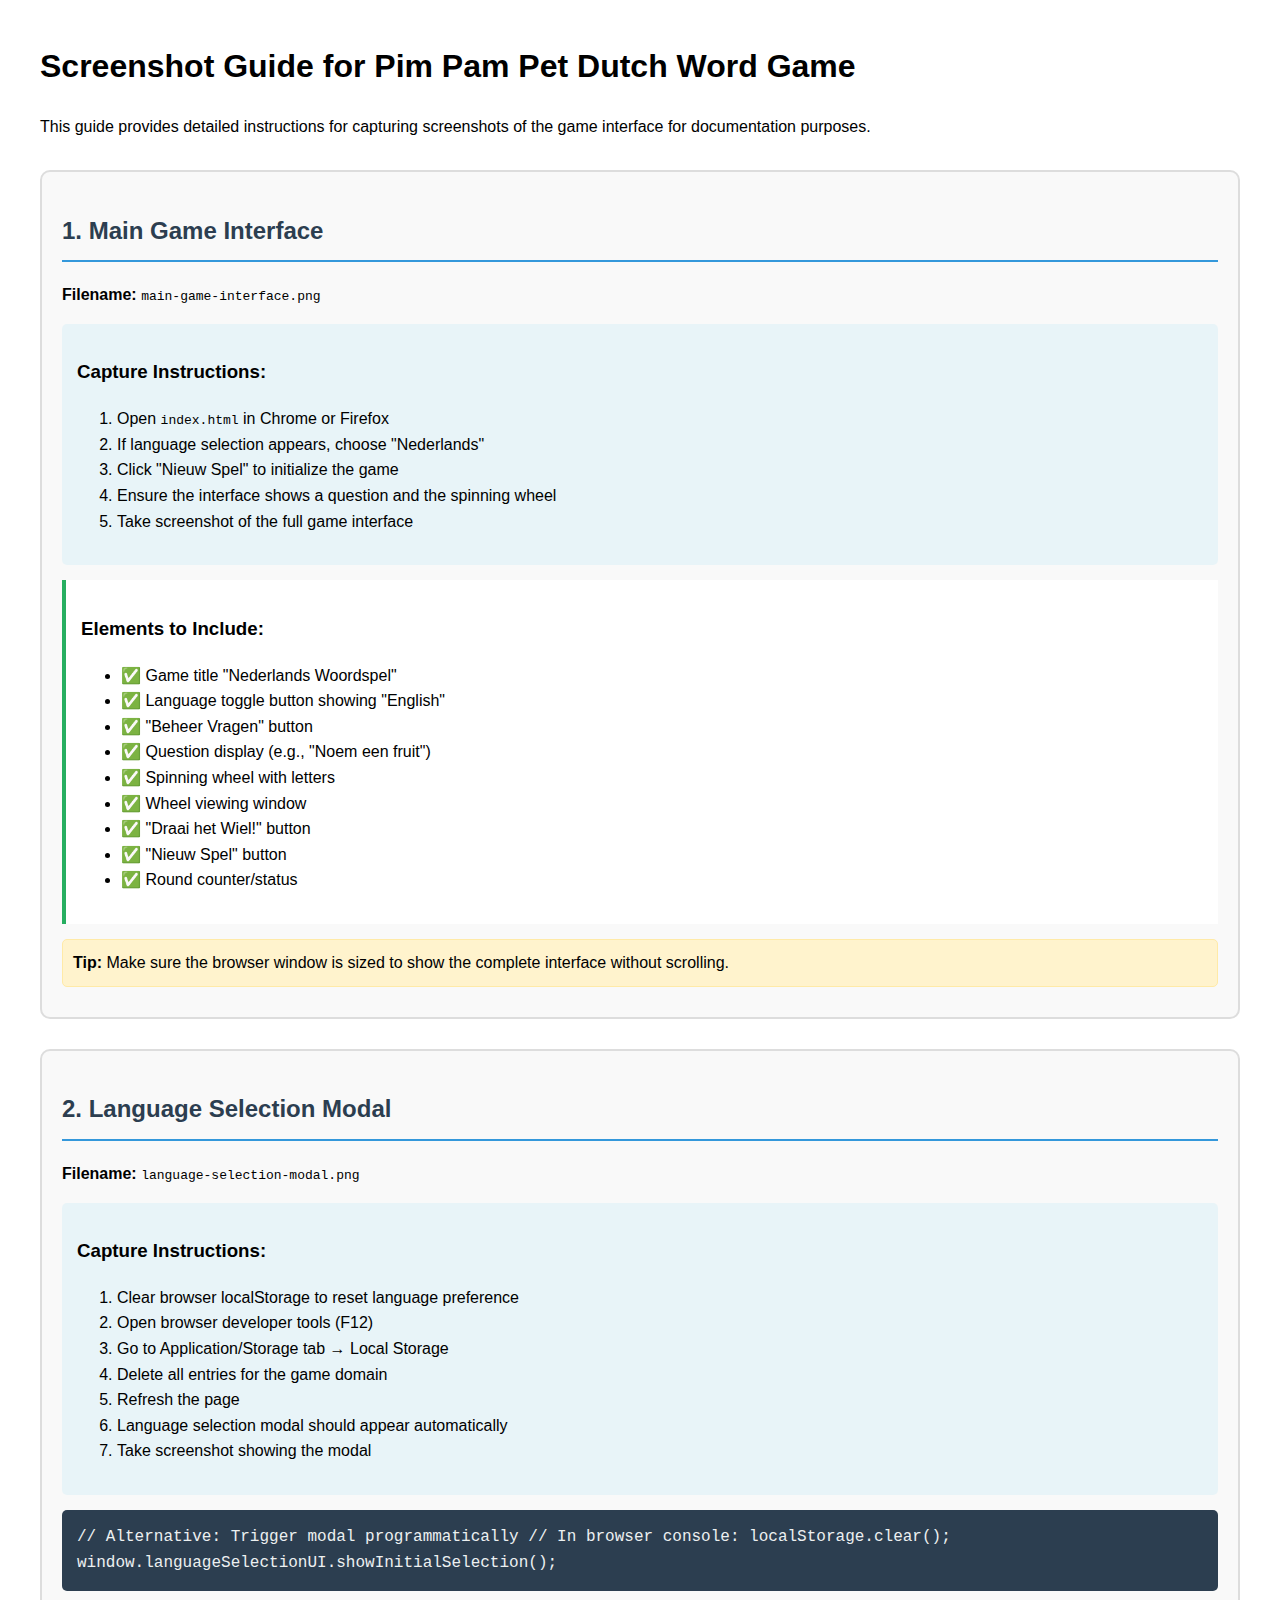
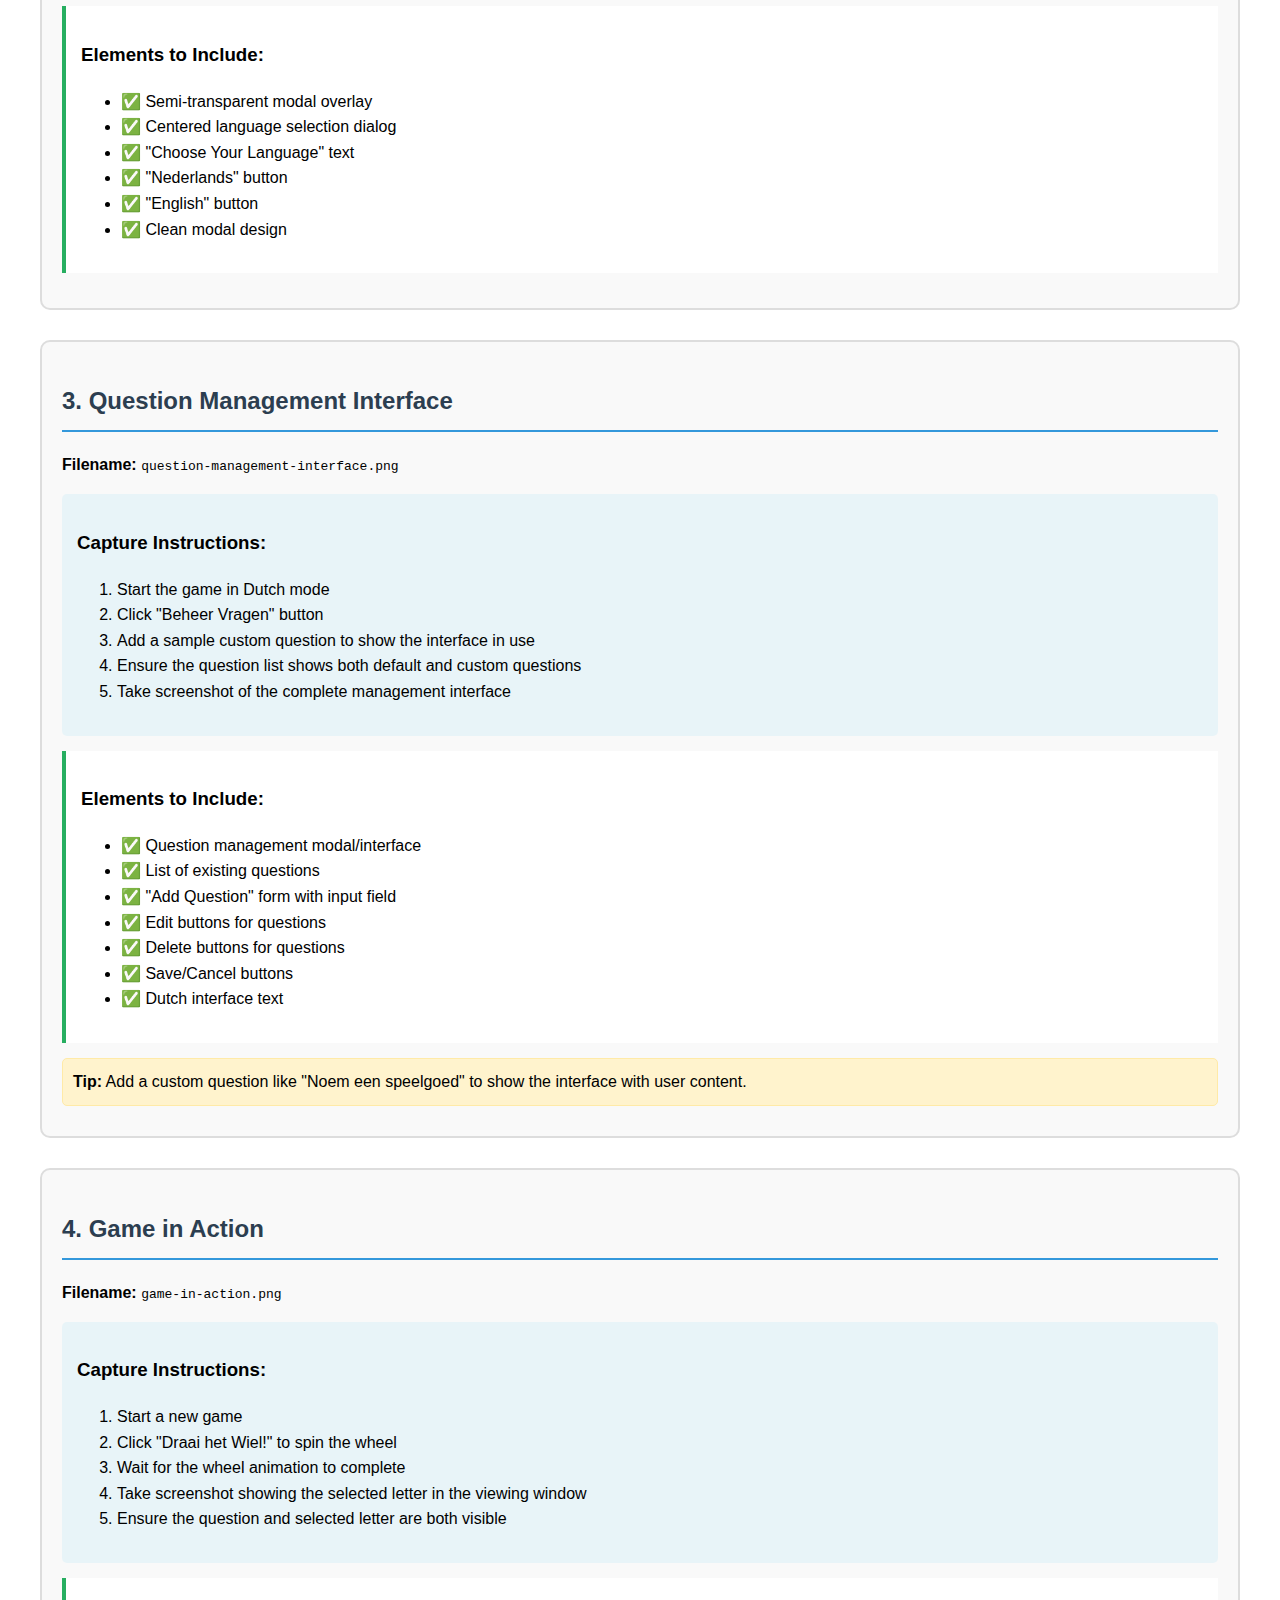
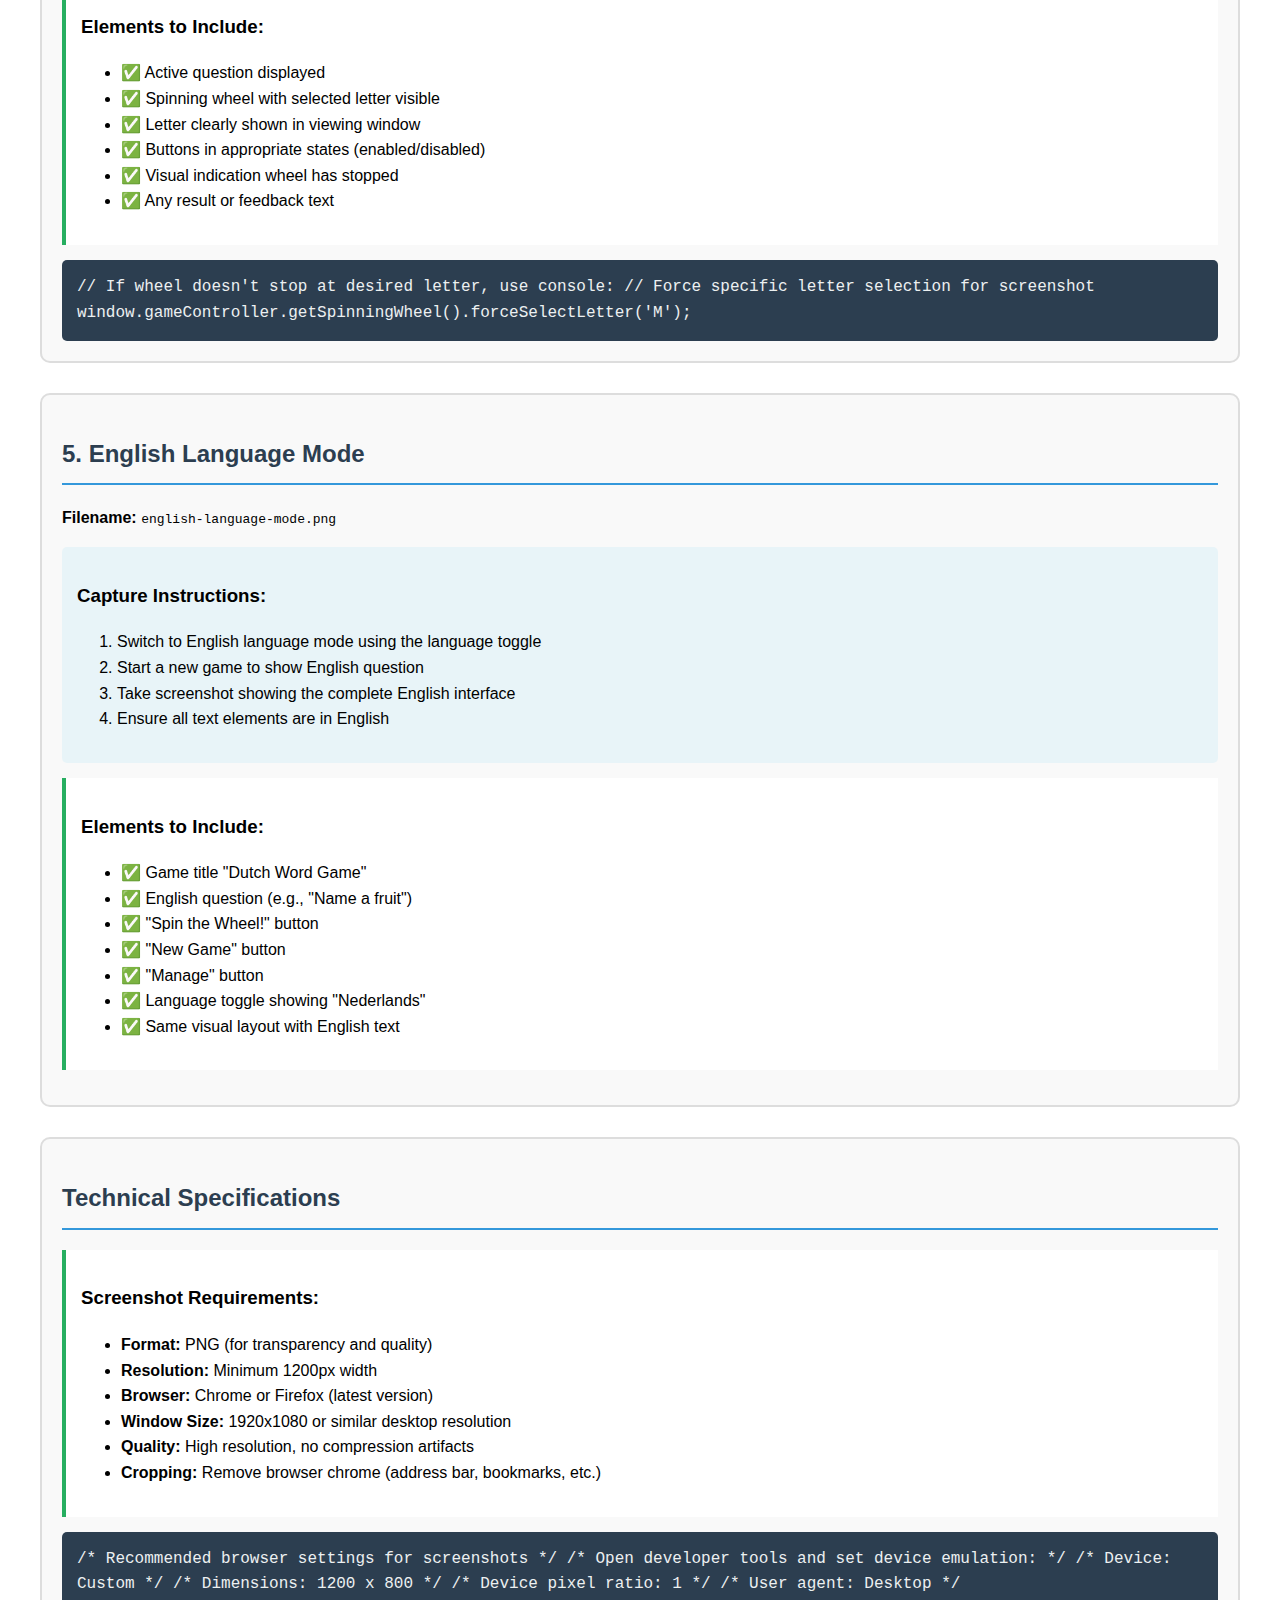
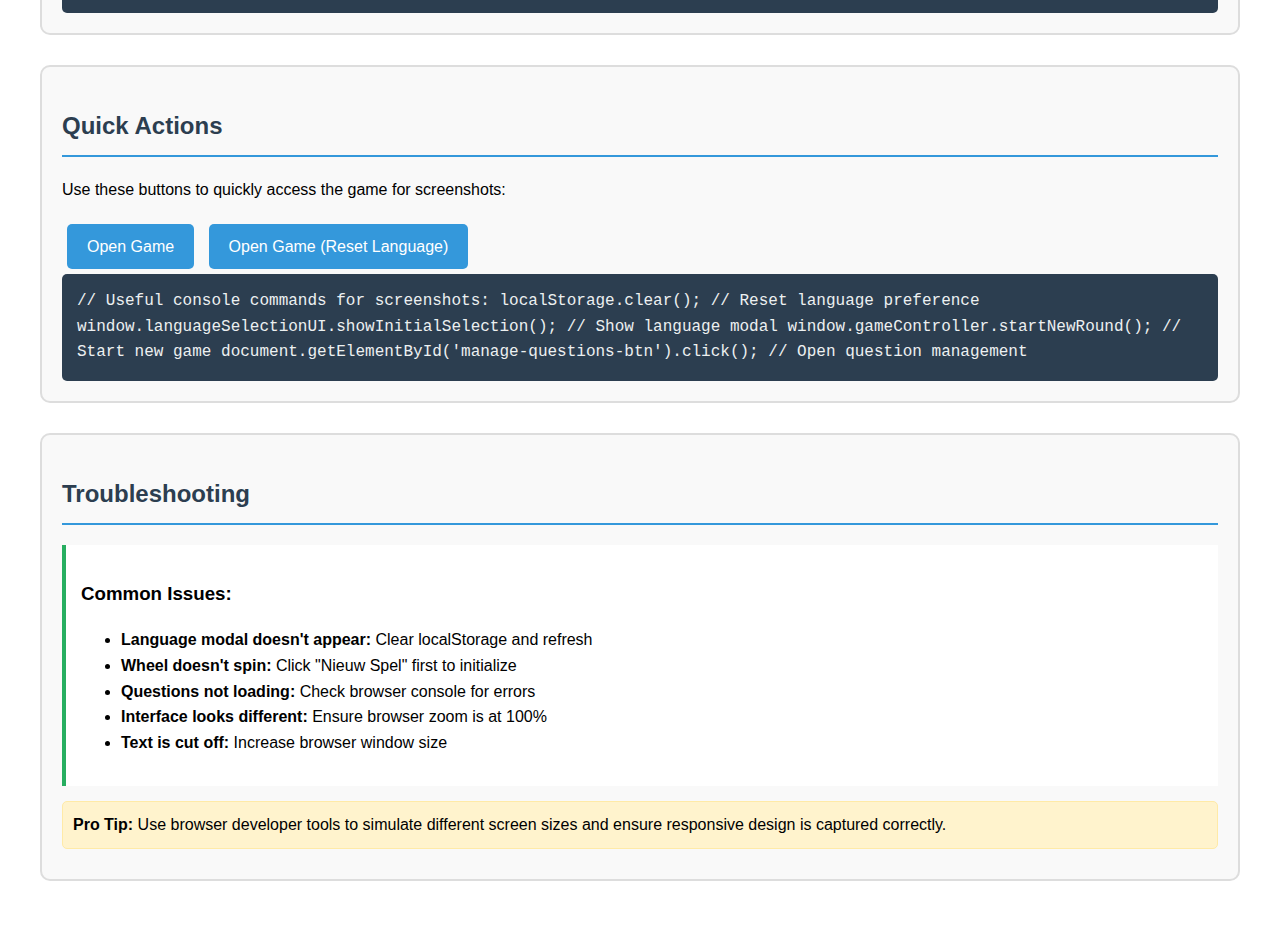
<file: screenshots/screenshot-guide.html>
<!DOCTYPE html>
<html lang="en">
<head>
    <meta charset="UTF-8">
    <meta name="viewport" content="width=device-width, initial-scale=1.0">
    <title>Screenshot Guide - Pim Pam Pet</title>
    <style>
        body {
            font-family: Arial, sans-serif;
            max-width: 1200px;
            margin: 0 auto;
            padding: 20px;
            line-height: 1.6;
        }
        .screenshot-section {
            margin: 30px 0;
            padding: 20px;
            border: 2px solid #ddd;
            border-radius: 10px;
            background-color: #f9f9f9;
        }
        .screenshot-title {
            color: #2c3e50;
            border-bottom: 2px solid #3498db;
            padding-bottom: 10px;
        }
        .instructions {
            background-color: #e8f4f8;
            padding: 15px;
            border-radius: 5px;
            margin: 15px 0;
        }
        .elements-list {
            background-color: #fff;
            padding: 15px;
            border-left: 4px solid #27ae60;
            margin: 15px 0;
        }
        .code-snippet {
            background-color: #2c3e50;
            color: #ecf0f1;
            padding: 15px;
            border-radius: 5px;
            font-family: 'Courier New', monospace;
            overflow-x: auto;
        }
        .tip {
            background-color: #fff3cd;
            border: 1px solid #ffeaa7;
            padding: 10px;
            border-radius: 5px;
            margin: 10px 0;
        }
        .button {
            display: inline-block;
            background-color: #3498db;
            color: white;
            padding: 10px 20px;
            text-decoration: none;
            border-radius: 5px;
            margin: 5px;
        }
        .button:hover {
            background-color: #2980b9;
        }
    </style>
</head>
<body>
    <h1>Screenshot Guide for Pim Pam Pet Dutch Word Game</h1>
    <p>This guide provides detailed instructions for capturing screenshots of the game interface for documentation purposes.</p>

    <div class="screenshot-section">
        <h2 class="screenshot-title">1. Main Game Interface</h2>
        <p><strong>Filename:</strong> <code>main-game-interface.png</code></p>
        
        <div class="instructions">
            <h3>Capture Instructions:</h3>
            <ol>
                <li>Open <code>index.html</code> in Chrome or Firefox</li>
                <li>If language selection appears, choose "Nederlands"</li>
                <li>Click "Nieuw Spel" to initialize the game</li>
                <li>Ensure the interface shows a question and the spinning wheel</li>
                <li>Take screenshot of the full game interface</li>
            </ol>
        </div>

        <div class="elements-list">
            <h3>Elements to Include:</h3>
            <ul>
                <li>✅ Game title "Nederlands Woordspel"</li>
                <li>✅ Language toggle button showing "English"</li>
                <li>✅ "Beheer Vragen" button</li>
                <li>✅ Question display (e.g., "Noem een fruit")</li>
                <li>✅ Spinning wheel with letters</li>
                <li>✅ Wheel viewing window</li>
                <li>✅ "Draai het Wiel!" button</li>
                <li>✅ "Nieuw Spel" button</li>
                <li>✅ Round counter/status</li>
            </ul>
        </div>

        <div class="tip">
            <strong>Tip:</strong> Make sure the browser window is sized to show the complete interface without scrolling.
        </div>
    </div>

    <div class="screenshot-section">
        <h2 class="screenshot-title">2. Language Selection Modal</h2>
        <p><strong>Filename:</strong> <code>language-selection-modal.png</code></p>
        
        <div class="instructions">
            <h3>Capture Instructions:</h3>
            <ol>
                <li>Clear browser localStorage to reset language preference</li>
                <li>Open browser developer tools (F12)</li>
                <li>Go to Application/Storage tab → Local Storage</li>
                <li>Delete all entries for the game domain</li>
                <li>Refresh the page</li>
                <li>Language selection modal should appear automatically</li>
                <li>Take screenshot showing the modal</li>
            </ol>
        </div>

        <div class="code-snippet">
// Alternative: Trigger modal programmatically
// In browser console:
localStorage.clear();
window.languageSelectionUI.showInitialSelection();
        </div>

        <div class="elements-list">
            <h3>Elements to Include:</h3>
            <ul>
                <li>✅ Semi-transparent modal overlay</li>
                <li>✅ Centered language selection dialog</li>
                <li>✅ "Choose Your Language" text</li>
                <li>✅ "Nederlands" button</li>
                <li>✅ "English" button</li>
                <li>✅ Clean modal design</li>
            </ul>
        </div>
    </div>

    <div class="screenshot-section">
        <h2 class="screenshot-title">3. Question Management Interface</h2>
        <p><strong>Filename:</strong> <code>question-management-interface.png</code></p>
        
        <div class="instructions">
            <h3>Capture Instructions:</h3>
            <ol>
                <li>Start the game in Dutch mode</li>
                <li>Click "Beheer Vragen" button</li>
                <li>Add a sample custom question to show the interface in use</li>
                <li>Ensure the question list shows both default and custom questions</li>
                <li>Take screenshot of the complete management interface</li>
            </ol>
        </div>

        <div class="elements-list">
            <h3>Elements to Include:</h3>
            <ul>
                <li>✅ Question management modal/interface</li>
                <li>✅ List of existing questions</li>
                <li>✅ "Add Question" form with input field</li>
                <li>✅ Edit buttons for questions</li>
                <li>✅ Delete buttons for questions</li>
                <li>✅ Save/Cancel buttons</li>
                <li>✅ Dutch interface text</li>
            </ul>
        </div>

        <div class="tip">
            <strong>Tip:</strong> Add a custom question like "Noem een speelgoed" to show the interface with user content.
        </div>
    </div>

    <div class="screenshot-section">
        <h2 class="screenshot-title">4. Game in Action</h2>
        <p><strong>Filename:</strong> <code>game-in-action.png</code></p>
        
        <div class="instructions">
            <h3>Capture Instructions:</h3>
            <ol>
                <li>Start a new game</li>
                <li>Click "Draai het Wiel!" to spin the wheel</li>
                <li>Wait for the wheel animation to complete</li>
                <li>Take screenshot showing the selected letter in the viewing window</li>
                <li>Ensure the question and selected letter are both visible</li>
            </ol>
        </div>

        <div class="elements-list">
            <h3>Elements to Include:</h3>
            <ul>
                <li>✅ Active question displayed</li>
                <li>✅ Spinning wheel with selected letter visible</li>
                <li>✅ Letter clearly shown in viewing window</li>
                <li>✅ Buttons in appropriate states (enabled/disabled)</li>
                <li>✅ Visual indication wheel has stopped</li>
                <li>✅ Any result or feedback text</li>
            </ul>
        </div>

        <div class="code-snippet">
// If wheel doesn't stop at desired letter, use console:
// Force specific letter selection for screenshot
window.gameController.getSpinningWheel().forceSelectLetter('M');
        </div>
    </div>

    <div class="screenshot-section">
        <h2 class="screenshot-title">5. English Language Mode</h2>
        <p><strong>Filename:</strong> <code>english-language-mode.png</code></p>
        
        <div class="instructions">
            <h3>Capture Instructions:</h3>
            <ol>
                <li>Switch to English language mode using the language toggle</li>
                <li>Start a new game to show English question</li>
                <li>Take screenshot showing the complete English interface</li>
                <li>Ensure all text elements are in English</li>
            </ol>
        </div>

        <div class="elements-list">
            <h3>Elements to Include:</h3>
            <ul>
                <li>✅ Game title "Dutch Word Game"</li>
                <li>✅ English question (e.g., "Name a fruit")</li>
                <li>✅ "Spin the Wheel!" button</li>
                <li>✅ "New Game" button</li>
                <li>✅ "Manage" button</li>
                <li>✅ Language toggle showing "Nederlands"</li>
                <li>✅ Same visual layout with English text</li>
            </ul>
        </div>
    </div>

    <div class="screenshot-section">
        <h2 class="screenshot-title">Technical Specifications</h2>
        
        <div class="elements-list">
            <h3>Screenshot Requirements:</h3>
            <ul>
                <li><strong>Format:</strong> PNG (for transparency and quality)</li>
                <li><strong>Resolution:</strong> Minimum 1200px width</li>
                <li><strong>Browser:</strong> Chrome or Firefox (latest version)</li>
                <li><strong>Window Size:</strong> 1920x1080 or similar desktop resolution</li>
                <li><strong>Quality:</strong> High resolution, no compression artifacts</li>
                <li><strong>Cropping:</strong> Remove browser chrome (address bar, bookmarks, etc.)</li>
            </ul>
        </div>

        <div class="code-snippet">
/* Recommended browser settings for screenshots */
/* Open developer tools and set device emulation: */
/* Device: Custom */
/* Dimensions: 1200 x 800 */
/* Device pixel ratio: 1 */
/* User agent: Desktop */
        </div>
    </div>

    <div class="screenshot-section">
        <h2 class="screenshot-title">Quick Actions</h2>
        <p>Use these buttons to quickly access the game for screenshots:</p>
        
        <a href="../index.html" class="button" target="_blank">Open Game</a>
        <a href="../index.html" class="button" onclick="localStorage.clear();" target="_blank">Open Game (Reset Language)</a>
        
        <div class="code-snippet">
// Useful console commands for screenshots:
localStorage.clear();                    // Reset language preference
window.languageSelectionUI.showInitialSelection(); // Show language modal
window.gameController.startNewRound();   // Start new game
document.getElementById('manage-questions-btn').click(); // Open question management
        </div>
    </div>

    <div class="screenshot-section">
        <h2 class="screenshot-title">Troubleshooting</h2>
        
        <div class="elements-list">
            <h3>Common Issues:</h3>
            <ul>
                <li><strong>Language modal doesn't appear:</strong> Clear localStorage and refresh</li>
                <li><strong>Wheel doesn't spin:</strong> Click "Nieuw Spel" first to initialize</li>
                <li><strong>Questions not loading:</strong> Check browser console for errors</li>
                <li><strong>Interface looks different:</strong> Ensure browser zoom is at 100%</li>
                <li><strong>Text is cut off:</strong> Increase browser window size</li>
            </ul>
        </div>

        <div class="tip">
            <strong>Pro Tip:</strong> Use browser developer tools to simulate different screen sizes and ensure responsive design is captured correctly.
        </div>
    </div>

    <script>
        // Add some interactive functionality to this guide
        document.addEventListener('DOMContentLoaded', function() {
            // Add click handlers for code snippets to copy to clipboard
            const codeSnippets = document.querySelectorAll('.code-snippet');
            codeSnippets.forEach(snippet => {
                snippet.style.cursor = 'pointer';
                snippet.title = 'Click to copy to clipboard';
                snippet.addEventListener('click', function() {
                    navigator.clipboard.writeText(this.textContent).then(() => {
                        const originalBg = this.style.backgroundColor;
                        this.style.backgroundColor = '#27ae60';
                        setTimeout(() => {
                            this.style.backgroundColor = originalBg;
                        }, 200);
                    });
                });
            });
        });
    </script>
</body>
</html>
</file>
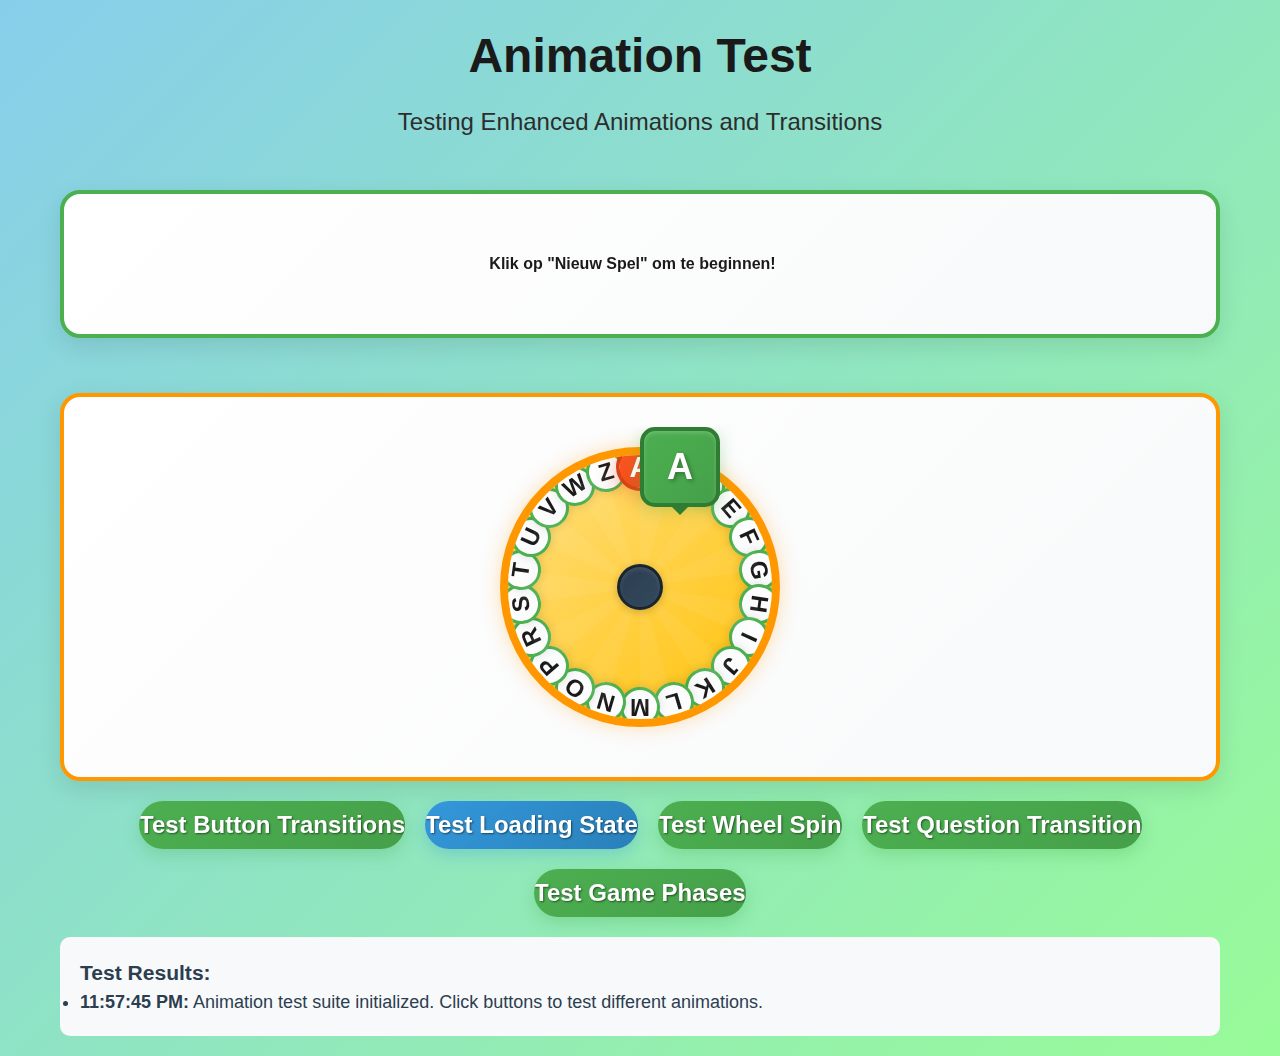
<file: tests/animation-test.html>
<!DOCTYPE html>
<html lang="nl">
<head>
    <meta charset="UTF-8">
    <meta name="viewport" content="width=device-width, initial-scale=1.0">
    <title>Animation Test - Dutch Word Game</title>
    <link rel="stylesheet" href="../css/main-game.css">
    <link rel="stylesheet" href="../css/spinning-wheel.css">
    <link rel="stylesheet" href="../css/question-management.css">
</head>
<body>
    <div class="game-container">
        <header class="game-header">
            <h1 class="game-title">Animation Test</h1>
            <p class="game-subtitle">Testing Enhanced Animations and Transitions</p>
        </header>

        <div class="game-content">
            <!-- Question Section -->
            <section class="question-section" id="question-section">
                <div class="question-display" id="question-display">
                    <div class="question-text" id="current-question">
                        Test vraag voor animatie verificatie
                    </div>
                </div>
            </section>

            <!-- Wheel Section -->
            <section class="wheel-section" id="wheel-section">
                <div id="spinning-wheel-container"></div>
            </section>

            <!-- Results Section -->
            <section class="results-section" id="game-results">
                <div class="spin-results">
                    <h3>🎉 Test Resultaat!</h3>
                    <p><strong>Vraag:</strong> Test vraag</p>
                    <p><strong>Letter:</strong> A</p>
                    <p class="instruction">Test instructie voor animatie!</p>
                </div>
            </section>
        </div>

        <!-- Controls Section -->
        <div class="controls-section">
            <button class="game-button" id="test-button-transitions">Test Button Transitions</button>
            <button class="game-button secondary" id="test-loading-state">Test Loading State</button>
            <button class="game-button" id="test-wheel-spin">Test Wheel Spin</button>
            <button class="game-button" id="test-question-transition">Test Question Transition</button>
            <button class="game-button" id="test-game-phases">Test Game Phases</button>
        </div>

        <!-- Test Results Display -->
        <div id="test-results" style="margin-top: 20px; padding: 20px; background: #f8f9fa; border-radius: 10px; display: none;">
            <h3>Test Results:</h3>
            <ul id="test-results-list"></ul>
        </div>
    </div>

    <!-- Include JavaScript files -->
    <script src="../js/QuestionManager.js"></script>
    <script src="../js/QuestionDisplay.js"></script>
    <script src="../js/SpinningWheel.js"></script>
    <script src="../js/GameController.js"></script>

    <script>
        // Animation Test Script
        class AnimationTester {
            constructor() {
                this.testResults = [];
                this.initializeComponents();
                this.setupEventListeners();
            }

            initializeComponents() {
                // Initialize spinning wheel for testing
                this.spinningWheel = new SpinningWheel('spinning-wheel-container');
                
                // Initialize question manager and display
                this.questionManager = new QuestionManager();
                this.questionDisplay = new QuestionDisplay('question-display', this.questionManager);
            }

            setupEventListeners() {
                document.getElementById('test-button-transitions').addEventListener('click', () => {
                    this.testButtonTransitions();
                });

                document.getElementById('test-loading-state').addEventListener('click', () => {
                    this.testLoadingStates();
                });

                document.getElementById('test-wheel-spin').addEventListener('click', () => {
                    this.testWheelAnimations();
                });

                document.getElementById('test-question-transition').addEventListener('click', () => {
                    this.testQuestionTransitions();
                });

                document.getElementById('test-game-phases').addEventListener('click', () => {
                    this.testGamePhaseTransitions();
                });
            }

            testButtonTransitions() {
                this.logTest('Testing button transitions and hover effects...');
                
                const testButton = document.getElementById('test-button-transitions');
                
                // Test hover effect simulation
                testButton.style.transform = 'translateY(-3px) scale(1.02)';
                testButton.style.boxShadow = '0 8px 20px rgba(76, 175, 80, 0.4)';
                
                setTimeout(() => {
                    testButton.style.transform = '';
                    testButton.style.boxShadow = '';
                    this.logTest('✓ Button transitions working correctly');
                }, 1000);

                // Test button press effect
                setTimeout(() => {
                    testButton.classList.add('button-pressed');
                    setTimeout(() => {
                        testButton.classList.remove('button-pressed');
                        this.logTest('✓ Button press animation working correctly');
                    }, 200);
                }, 1200);
            }

            testLoadingStates() {
                this.logTest('Testing loading states and transitions...');
                
                const testButton = document.getElementById('test-loading-state');
                const originalText = testButton.textContent;
                
                // Test button loading state
                testButton.classList.add('loading');
                testButton.disabled = true;
                
                setTimeout(() => {
                    testButton.classList.remove('loading');
                    testButton.disabled = false;
                    this.logTest('✓ Button loading state working correctly');
                }, 2000);

                // Test question display loading state
                const questionDisplay = document.getElementById('question-display');
                questionDisplay.classList.add('loading');
                
                setTimeout(() => {
                    questionDisplay.classList.remove('loading');
                    this.logTest('✓ Question display loading state working correctly');
                }, 2500);
            }

            async testWheelAnimations() {
                this.logTest('Testing enhanced wheel animations...');
                
                try {
                    const selectedLetter = await this.spinningWheel.spin();
                    this.logTest(`✓ Wheel spin animation completed. Selected letter: ${selectedLetter}`);
                    this.logTest('✓ Enhanced wheel glow and deceleration effects working');
                    this.logTest('✓ Letter reveal animation working correctly');
                } catch (error) {
                    this.logTest(`✗ Wheel animation test failed: ${error.message}`);
                }
            }

            testQuestionTransitions() {
                this.logTest('Testing question transition animations...');
                
                const questionElement = document.getElementById('current-question');
                
                // Test fade out transition
                questionElement.classList.add('fade-out');
                
                setTimeout(() => {
                    questionElement.textContent = 'Nieuwe test vraag met animatie!';
                    questionElement.classList.remove('fade-out');
                    questionElement.classList.add('fade-in', 'active');
                    
                    setTimeout(() => {
                        questionElement.classList.remove('fade-in');
                        this.logTest('✓ Question transition animations working correctly');
                    }, 500);
                }, 300);
            }

            testGamePhaseTransitions() {
                this.logTest('Testing game phase transitions...');
                
                const gameContainer = document.querySelector('.game-container');
                const questionSection = document.getElementById('question-section');
                const wheelSection = document.getElementById('wheel-section');
                const resultsSection = document.getElementById('game-results');
                
                // Test game phase transition
                gameContainer.classList.add('game-phase-transition');
                setTimeout(() => {
                    gameContainer.classList.remove('game-phase-transition');
                    this.logTest('✓ Game phase transition working correctly');
                }, 600);
                
                // Test section state changes
                questionSection.classList.add('state-changing');
                wheelSection.classList.add('state-changing');
                
                setTimeout(() => {
                    questionSection.classList.remove('state-changing');
                    wheelSection.classList.remove('state-changing');
                    this.logTest('✓ Section state change animations working correctly');
                }, 500);
                
                // Test results section show/hide
                setTimeout(() => {
                    resultsSection.classList.add('show');
                    resultsSection.style.display = 'block';
                    
                    setTimeout(() => {
                        resultsSection.classList.remove('show');
                        resultsSection.classList.add('hide');
                        
                        setTimeout(() => {
                            resultsSection.style.display = 'none';
                            resultsSection.classList.remove('hide');
                            this.logTest('✓ Results section animations working correctly');
                        }, 400);
                    }, 2000);
                }, 1000);
                
                // Test active game state
                setTimeout(() => {
                    questionSection.classList.add('game-active');
                    wheelSection.classList.add('game-active');
                    
                    setTimeout(() => {
                        questionSection.classList.remove('game-active');
                        wheelSection.classList.remove('game-active');
                        this.logTest('✓ Active game state animations working correctly');
                    }, 3000);
                }, 1500);
            }

            logTest(message) {
                this.testResults.push({
                    timestamp: new Date().toLocaleTimeString(),
                    message: message
                });
                
                this.displayResults();
                console.log(`[Animation Test] ${message}`);
            }

            displayResults() {
                const resultsContainer = document.getElementById('test-results');
                const resultsList = document.getElementById('test-results-list');
                
                resultsContainer.style.display = 'block';
                
                resultsList.innerHTML = this.testResults
                    .slice(-10) // Show last 10 results
                    .map(result => `<li><strong>${result.timestamp}:</strong> ${result.message}</li>`)
                    .join('');
                
                // Scroll to bottom
                resultsContainer.scrollTop = resultsContainer.scrollHeight;
            }
        }

        // Initialize animation tester when page loads
        document.addEventListener('DOMContentLoaded', () => {
            const tester = new AnimationTester();
            tester.logTest('Animation test suite initialized. Click buttons to test different animations.');
        });
    </script>
</body>
</html>
</file>
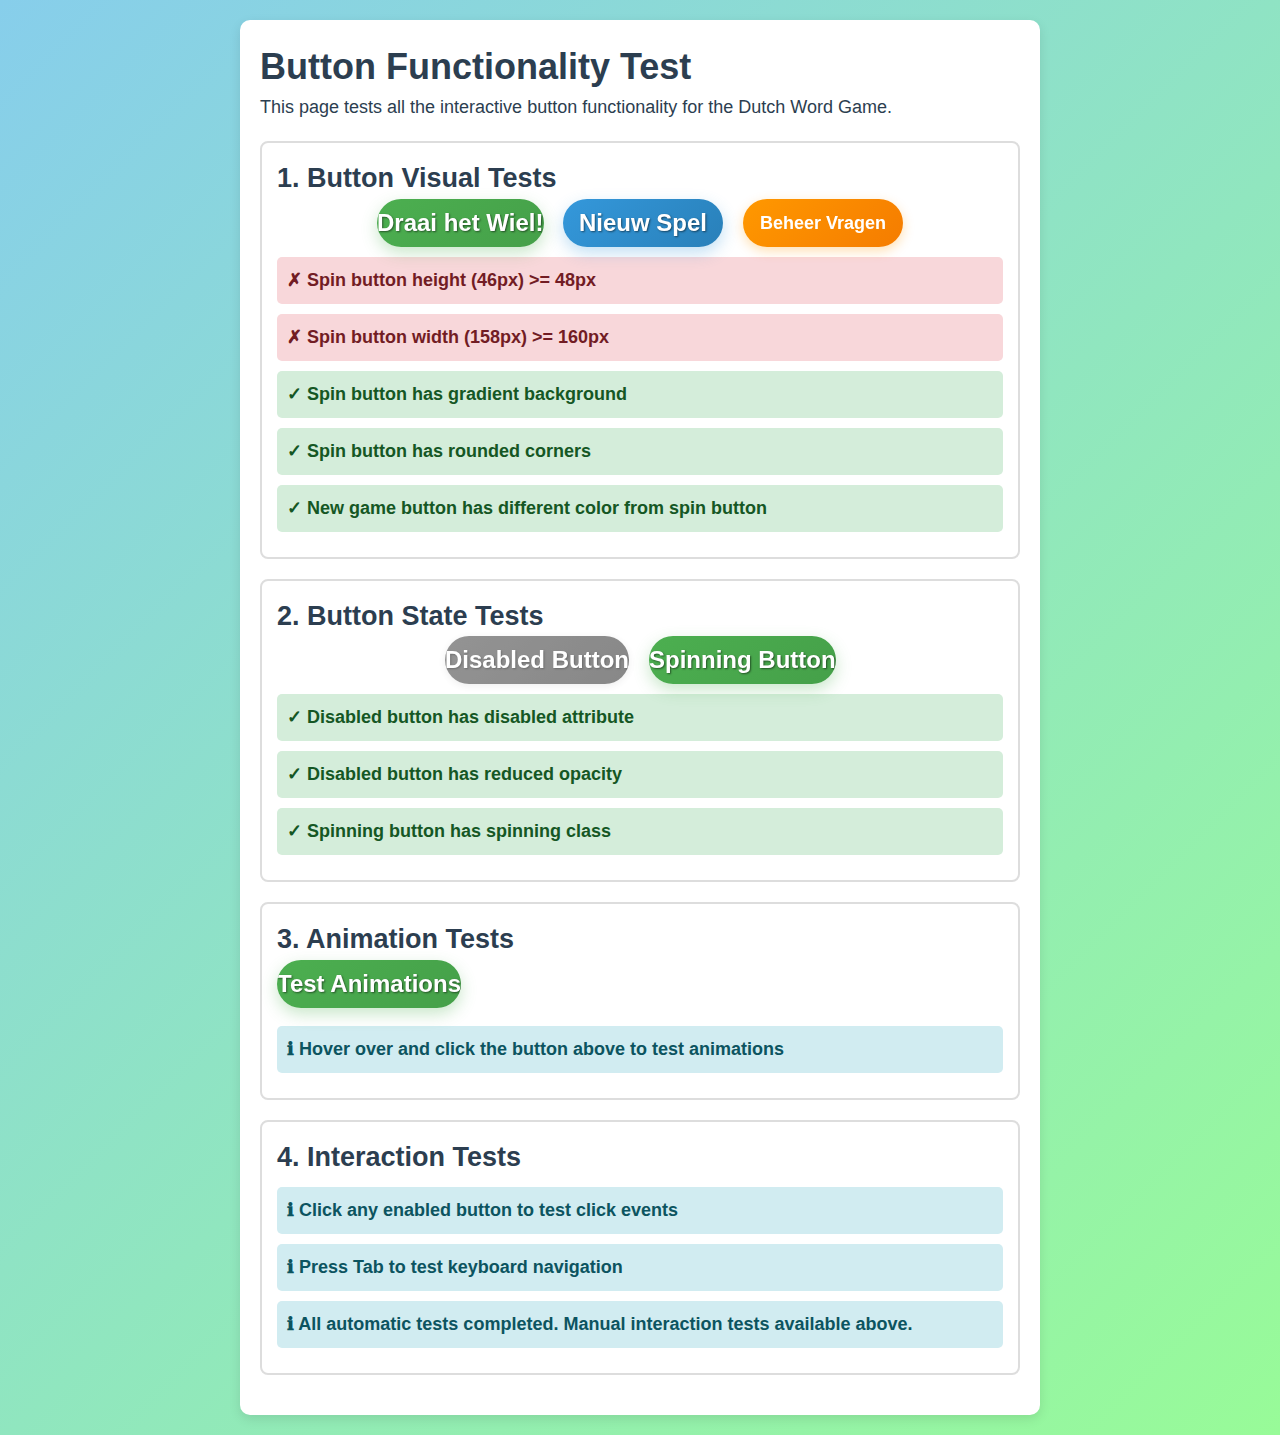
<file: tests/button-functionality-test.html>
<!DOCTYPE html>
<html lang="nl">
<head>
    <meta charset="UTF-8">
    <meta name="viewport" content="width=device-width, initial-scale=1.0">
    <title>Button Functionality Test - Nederlands Woordspel</title>
    <link rel="stylesheet" href="../css/main-game.css">
    <style>
        .test-container {
            max-width: 800px;
            margin: 20px auto;
            padding: 20px;
            background: white;
            border-radius: 10px;
            box-shadow: 0 4px 12px rgba(0,0,0,0.1);
        }
        .test-section {
            margin: 20px 0;
            padding: 15px;
            border: 2px solid #ddd;
            border-radius: 8px;
        }
        .test-result {
            margin: 10px 0;
            padding: 10px;
            border-radius: 5px;
            font-weight: bold;
        }
        .test-pass { background: #d4edda; color: #155724; }
        .test-fail { background: #f8d7da; color: #721c24; }
        .test-info { background: #d1ecf1; color: #0c5460; }
    </style>
</head>
<body>
    <div class="test-container">
        <h1>Button Functionality Test</h1>
        <p>This page tests all the interactive button functionality for the Dutch Word Game.</p>
        
        <div class="test-section">
            <h2>1. Button Visual Tests</h2>
            <div style="display: flex; gap: 20px; flex-wrap: wrap; justify-content: center;">
                <button class="game-button" id="test-spin-btn">Draai het Wiel!</button>
                <button class="game-button secondary" id="test-new-game-btn">Nieuw Spel</button>
                <button class="manage-questions-btn" id="test-manage-btn">Beheer Vragen</button>
            </div>
            <div id="visual-test-results"></div>
        </div>
        
        <div class="test-section">
            <h2>2. Button State Tests</h2>
            <div style="display: flex; gap: 20px; flex-wrap: wrap; justify-content: center;">
                <button class="game-button" id="test-disabled-btn" disabled>Disabled Button</button>
                <button class="game-button spinning" id="test-spinning-btn">Spinning Button</button>
            </div>
            <div id="state-test-results"></div>
        </div>
        
        <div class="test-section">
            <h2>3. Animation Tests</h2>
            <button class="game-button" id="animation-test-btn">Test Animations</button>
            <div id="animation-test-results"></div>
        </div>
        
        <div class="test-section">
            <h2>4. Interaction Tests</h2>
            <div id="interaction-test-results"></div>
        </div>
    </div>

    <script>
        // Test Results Container
        const testResults = {
            visual: document.getElementById('visual-test-results'),
            state: document.getElementById('state-test-results'),
            animation: document.getElementById('animation-test-results'),
            interaction: document.getElementById('interaction-test-results')
        };

        // Helper function to add test result
        function addTestResult(container, message, passed) {
            const div = document.createElement('div');
            div.className = `test-result ${passed ? 'test-pass' : 'test-fail'}`;
            div.textContent = `${passed ? '✓' : '✗'} ${message}`;
            container.appendChild(div);
        }

        // Helper function to add info message
        function addTestInfo(container, message) {
            const div = document.createElement('div');
            div.className = 'test-result test-info';
            div.textContent = `ℹ ${message}`;
            container.appendChild(div);
        }

        // Test 1: Visual Appearance
        function testVisualAppearance() {
            const spinBtn = document.getElementById('test-spin-btn');
            const newGameBtn = document.getElementById('test-new-game-btn');
            const manageBtn = document.getElementById('test-manage-btn');
            
            // Test button dimensions
            const spinBtnRect = spinBtn.getBoundingClientRect();
            addTestResult(testResults.visual, 
                `Spin button height (${Math.round(spinBtnRect.height)}px) >= 48px`, 
                spinBtnRect.height >= 48);
            
            addTestResult(testResults.visual, 
                `Spin button width (${Math.round(spinBtnRect.width)}px) >= 160px`, 
                spinBtnRect.width >= 160);
            
            // Test button styles
            const spinBtnStyles = window.getComputedStyle(spinBtn);
            addTestResult(testResults.visual, 
                'Spin button has gradient background', 
                spinBtnStyles.background.includes('gradient'));
            
            addTestResult(testResults.visual, 
                'Spin button has rounded corners', 
                parseInt(spinBtnStyles.borderRadius) > 20);
            
            // Test secondary button
            const newGameBtnStyles = window.getComputedStyle(newGameBtn);
            addTestResult(testResults.visual, 
                'New game button has different color from spin button', 
                newGameBtnStyles.background !== spinBtnStyles.background);
        }

        // Test 2: Button States
        function testButtonStates() {
            const disabledBtn = document.getElementById('test-disabled-btn');
            const spinningBtn = document.getElementById('test-spinning-btn');
            
            // Test disabled state
            addTestResult(testResults.state, 
                'Disabled button has disabled attribute', 
                disabledBtn.disabled);
            
            const disabledStyles = window.getComputedStyle(disabledBtn);
            addTestResult(testResults.state, 
                'Disabled button has reduced opacity', 
                parseFloat(disabledStyles.opacity) < 1);
            
            // Test spinning state
            addTestResult(testResults.state, 
                'Spinning button has spinning class', 
                spinningBtn.classList.contains('spinning'));
        }

        // Test 3: Animations
        function testAnimations() {
            const animationBtn = document.getElementById('animation-test-btn');
            let animationTests = 0;
            let passedTests = 0;
            
            // Test hover animation
            animationBtn.addEventListener('mouseenter', function() {
                setTimeout(() => {
                    const transform = window.getComputedStyle(animationBtn).transform;
                    animationTests++;
                    if (transform !== 'none') {
                        passedTests++;
                        addTestResult(testResults.animation, 'Hover animation applies transform', true);
                    } else {
                        addTestResult(testResults.animation, 'Hover animation applies transform', false);
                    }
                }, 100);
            });
            
            // Test click animation
            animationBtn.addEventListener('click', function() {
                this.classList.add('button-pressed');
                setTimeout(() => {
                    animationTests++;
                    if (this.classList.contains('button-pressed')) {
                        passedTests++;
                        addTestResult(testResults.animation, 'Click animation class applied', true);
                    } else {
                        addTestResult(testResults.animation, 'Click animation class applied', false);
                    }
                    
                    // Remove class after test
                    setTimeout(() => {
                        this.classList.remove('button-pressed');
                    }, 200);
                }, 50);
            });
            
            addTestInfo(testResults.animation, 'Hover over and click the button above to test animations');
        }

        // Test 4: Interaction
        function testInteractions() {
            let clickCount = 0;
            
            // Test all buttons for click events
            const buttons = document.querySelectorAll('.game-button, .manage-questions-btn');
            buttons.forEach((button, index) => {
                if (!button.disabled) {
                    button.addEventListener('click', function() {
                        clickCount++;
                        addTestResult(testResults.interaction, 
                            `Button ${index + 1} click event fired`, true);
                    });
                }
            });
            
            addTestInfo(testResults.interaction, 'Click any enabled button to test click events');
            
            // Test keyboard navigation
            document.addEventListener('keydown', function(e) {
                if (e.key === 'Tab') {
                    addTestResult(testResults.interaction, 'Keyboard navigation (Tab) detected', true);
                }
            });
            
            addTestInfo(testResults.interaction, 'Press Tab to test keyboard navigation');
        }

        // Run all tests
        document.addEventListener('DOMContentLoaded', function() {
            testVisualAppearance();
            testButtonStates();
            testAnimations();
            testInteractions();
            
            addTestInfo(testResults.interaction, 'All automatic tests completed. Manual interaction tests available above.');
        });
    </script>
</body>
</html>
</content>
</file>
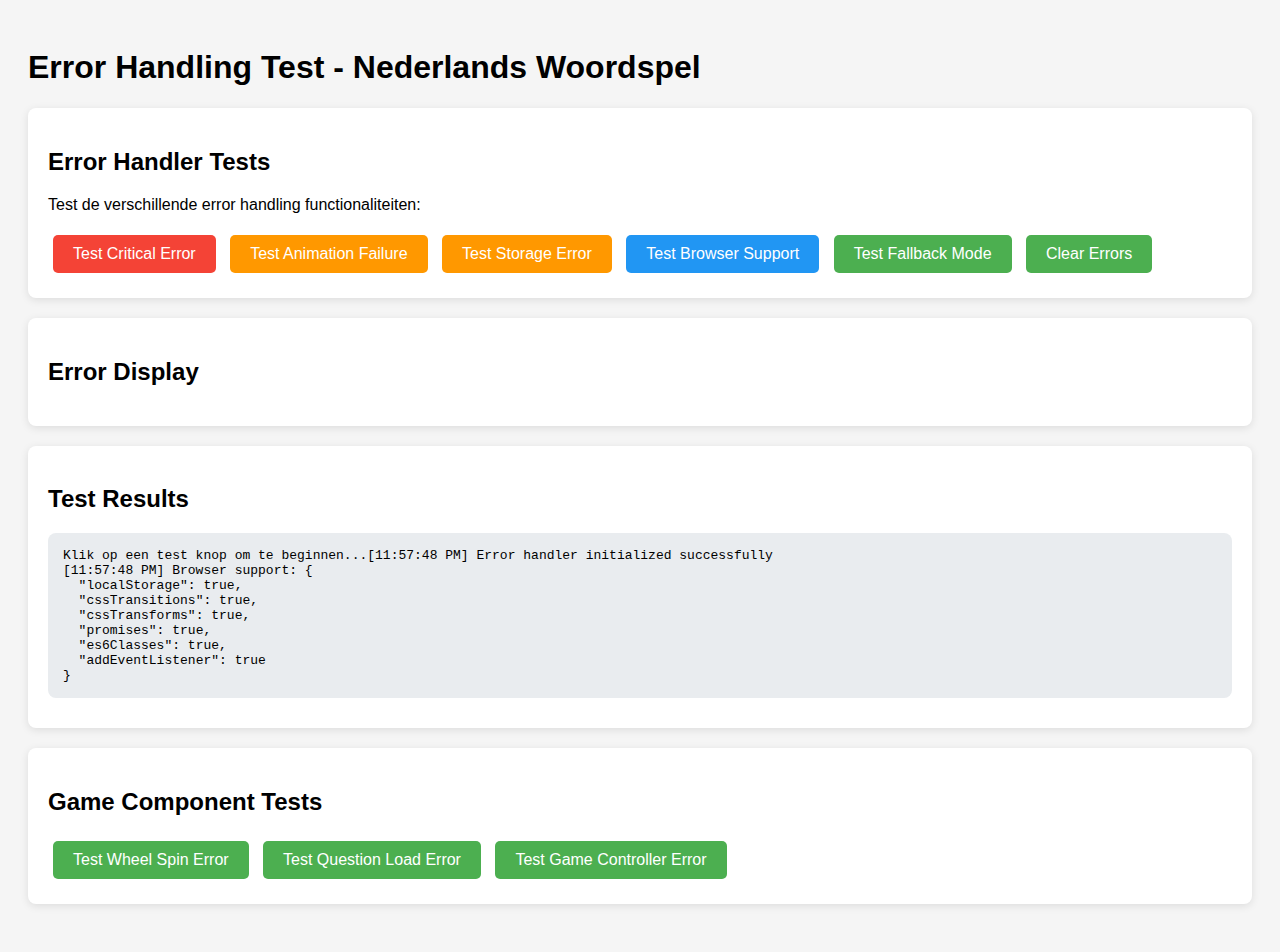
<file: tests/error-handling-test.html>
<!DOCTYPE html>
<html lang="nl">
<head>
    <meta charset="UTF-8">
    <meta name="viewport" content="width=device-width, initial-scale=1.0">
    <title>Error Handling Test - Nederlands Woordspel</title>
    <style>
        body {
            font-family: Arial, sans-serif;
            padding: 20px;
            background: #f5f5f5;
        }
        .test-section {
            background: white;
            padding: 20px;
            margin: 20px 0;
            border-radius: 8px;
            box-shadow: 0 2px 8px rgba(0,0,0,0.1);
        }
        .test-button {
            background: #4CAF50;
            color: white;
            border: none;
            padding: 10px 20px;
            margin: 5px;
            border-radius: 5px;
            cursor: pointer;
            font-size: 16px;
        }
        .test-button:hover {
            background: #45a049;
        }
        .test-button.danger {
            background: #f44336;
        }
        .test-button.warning {
            background: #ff9800;
        }
        .test-button.info {
            background: #2196F3;
        }
        .error-display {
            background: #f8d7da;
            color: #721c24;
            padding: 15px;
            border-radius: 8px;
            margin: 10px 0;
            border: 2px solid #dc3545;
            display: none;
            font-weight: bold;
        }
        .error-display.warning {
            background: #fff3cd;
            color: #856404;
            border-color: #ffc107;
        }
        .error-display.info {
            background: #d1ecf1;
            color: #0c5460;
            border-color: #17a2b8;
        }
        .error-display.success {
            background: #d4edda;
            color: #155724;
            border-color: #28a745;
        }
        .test-results {
            background: #e9ecef;
            padding: 15px;
            border-radius: 8px;
            margin: 10px 0;
            font-family: monospace;
            white-space: pre-wrap;
        }
    </style>
</head>
<body>
    <h1>Error Handling Test - Nederlands Woordspel</h1>
    
    <div class="test-section">
        <h2>Error Handler Tests</h2>
        <p>Test de verschillende error handling functionaliteiten:</p>
        
        <button class="test-button danger" onclick="testCriticalError()">Test Critical Error</button>
        <button class="test-button warning" onclick="testAnimationFailure()">Test Animation Failure</button>
        <button class="test-button warning" onclick="testStorageError()">Test Storage Error</button>
        <button class="test-button info" onclick="testBrowserSupport()">Test Browser Support</button>
        <button class="test-button" onclick="testFallbackMode()">Test Fallback Mode</button>
        <button class="test-button" onclick="clearErrors()">Clear Errors</button>
    </div>

    <div class="test-section">
        <h2>Error Display</h2>
        <div id="error-display" class="error-display"></div>
    </div>

    <div class="test-section">
        <h2>Test Results</h2>
        <div id="test-results" class="test-results">Klik op een test knop om te beginnen...</div>
    </div>

    <div class="test-section">
        <h2>Game Component Tests</h2>
        <button class="test-button" onclick="testWheelError()">Test Wheel Spin Error</button>
        <button class="test-button" onclick="testQuestionError()">Test Question Load Error</button>
        <button class="test-button" onclick="testGameControllerError()">Test Game Controller Error</button>
    </div>

    <!-- Include the error handler -->
    <script src="../js/ErrorHandler.js"></script>
    <script src="../js/QuestionManager.js"></script>
    <script src="../js/SpinningWheel.js"></script>
    <script src="../js/QuestionDisplay.js"></script>
    <script src="../js/GameController.js"></script>

    <script>
        let errorHandler;
        let testResults = document.getElementById('test-results');

        // Initialize error handler
        document.addEventListener('DOMContentLoaded', function() {
            try {
                errorHandler = new ErrorHandler();
                window.errorHandler = errorHandler;
                log('Error handler initialized successfully');
                
                // Test browser support
                const support = errorHandler.getBrowserSupport();
                log('Browser support: ' + JSON.stringify(support, null, 2));
                
            } catch (error) {
                log('Failed to initialize error handler: ' + error.message);
            }
        });

        function log(message) {
            const timestamp = new Date().toLocaleTimeString();
            testResults.textContent += `[${timestamp}] ${message}\n`;
            testResults.scrollTop = testResults.scrollHeight;
        }

        function testCriticalError() {
            log('Testing critical error...');
            if (errorHandler) {
                errorHandler.handleCriticalError(
                    new Error('Test critical error'),
                    'Dit is een test van een kritieke fout. Het spel zou nu moeten stoppen.'
                );
            } else {
                log('Error handler not available');
            }
        }

        function testAnimationFailure() {
            log('Testing animation failure...');
            if (errorHandler) {
                errorHandler.handleAnimationFailure(
                    'test-animation',
                    () => log('Fallback function executed'),
                    'Test animatie gefaald - fallback gebruikt!'
                );
            } else {
                log('Error handler not available');
            }
        }

        function testStorageError() {
            log('Testing storage error...');
            if (errorHandler) {
                errorHandler.handleStorageError(
                    new Error('Test storage error'),
                    'save'
                );
            } else {
                log('Error handler not available');
            }
        }

        function testBrowserSupport() {
            log('Testing browser support check...');
            if (errorHandler) {
                const support = errorHandler.getBrowserSupport();
                log('Browser support results:');
                Object.entries(support).forEach(([feature, supported]) => {
                    log(`  ${feature}: ${supported ? 'SUPPORTED' : 'NOT SUPPORTED'}`);
                });
            } else {
                log('Error handler not available');
            }
        }

        function testFallbackMode() {
            log('Testing fallback mode...');
            if (errorHandler) {
                errorHandler.enableGracefulDegradation();
                log('Fallback mode enabled');
                log('Is fallback mode: ' + errorHandler.isFallbackMode());
            } else {
                log('Error handler not available');
            }
        }

        function clearErrors() {
            log('Clearing errors...');
            if (errorHandler) {
                errorHandler.clearError();
            }
            testResults.textContent = 'Errors cleared. Ready for new tests...\n';
        }

        function testWheelError() {
            log('Testing wheel spin error...');
            try {
                // Create a wheel with invalid container to trigger error
                const wheel = new SpinningWheel('non-existent-container');
                wheel.spin().catch(error => {
                    log('Wheel error caught: ' + error.message);
                });
            } catch (error) {
                log('Wheel initialization error: ' + error.message);
            }
        }

        function testQuestionError() {
            log('Testing question load error...');
            try {
                // Create question manager and force an error
                const questionManager = new QuestionManager();
                const questionDisplay = new QuestionDisplay('non-existent-container', questionManager);
                log('Question display created with invalid container');
            } catch (error) {
                log('Question error: ' + error.message);
            }
        }

        function testGameControllerError() {
            log('Testing game controller error...');
            try {
                // Create game controller with invalid containers
                const gameController = new GameController('invalid-wheel', 'invalid-question');
                log('Game controller created with invalid containers');
            } catch (error) {
                log('Game controller error: ' + error.message);
            }
        }

        // Global error handlers for testing
        window.addEventListener('error', function(event) {
            log('Global error caught: ' + event.error.message);
        });

        window.addEventListener('unhandledrejection', function(event) {
            log('Unhandled promise rejection: ' + event.reason);
        });
    </script>
</body>
</html>
</file>
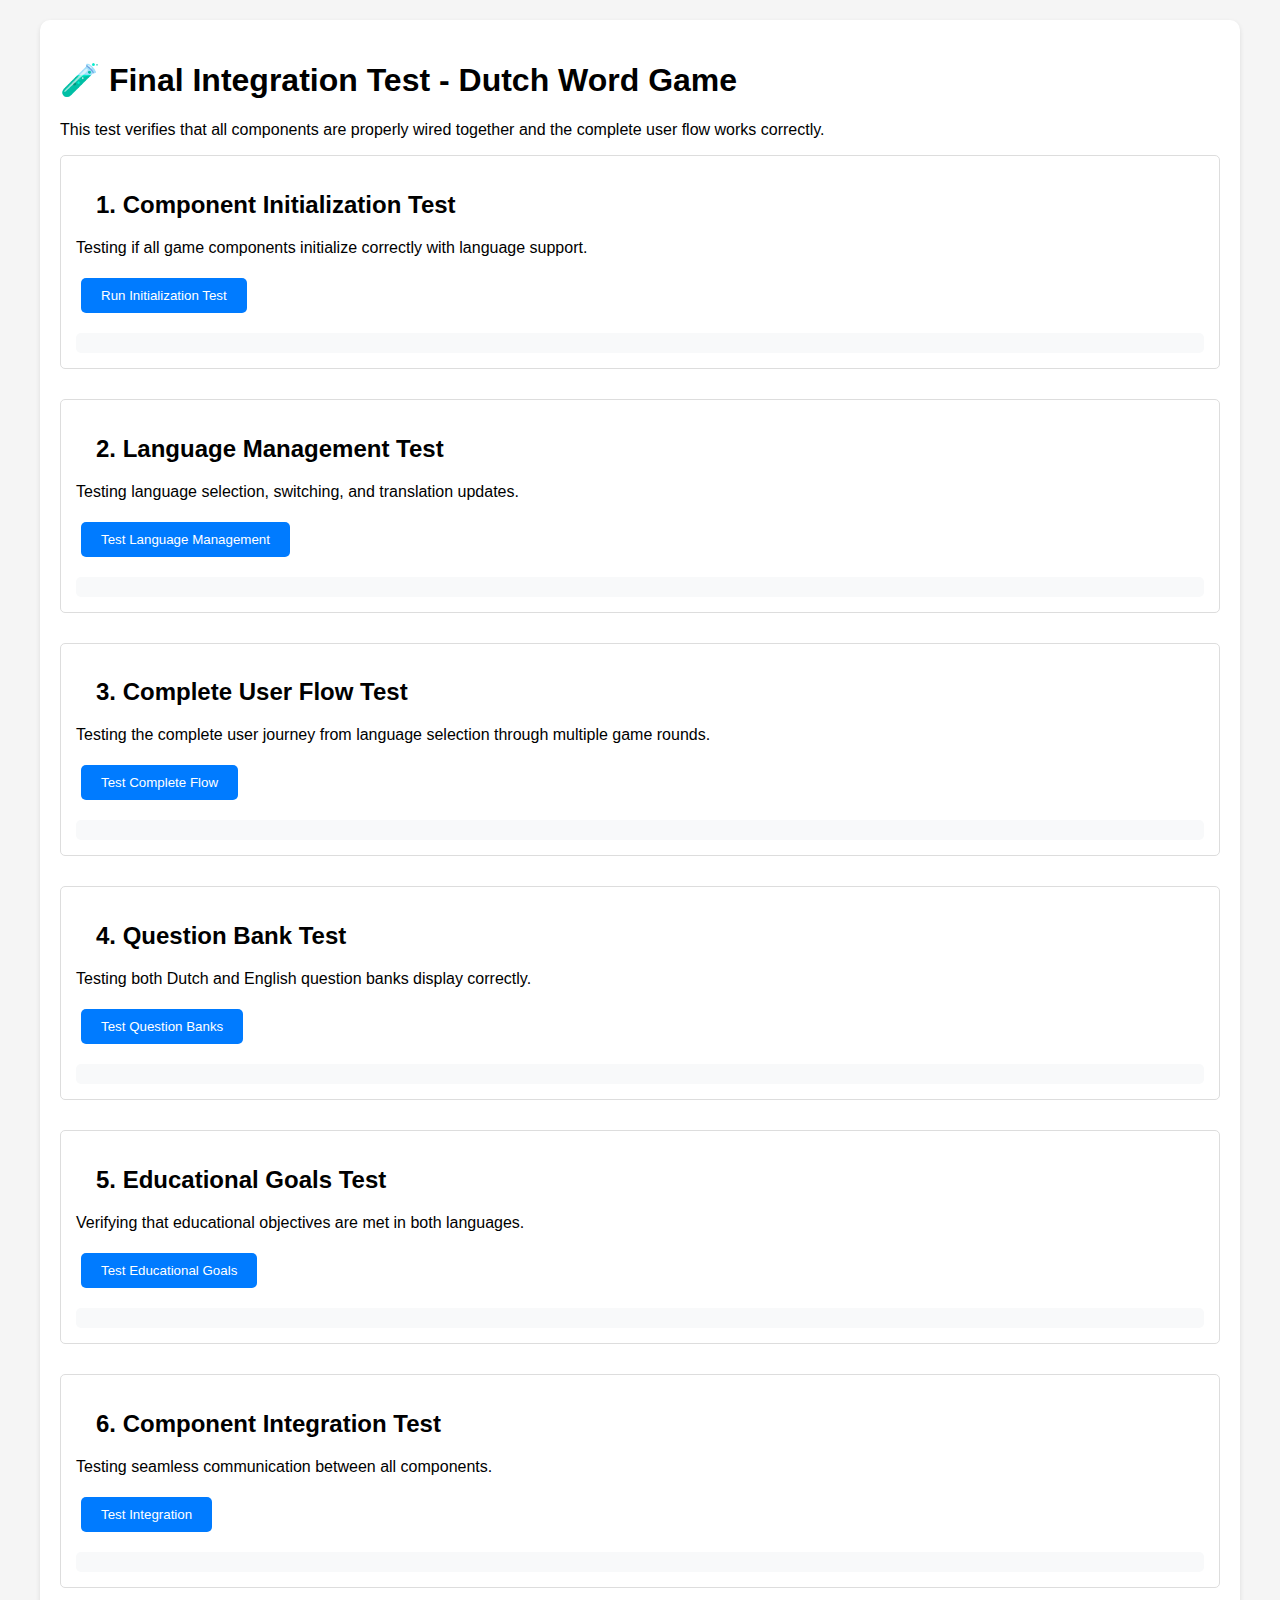
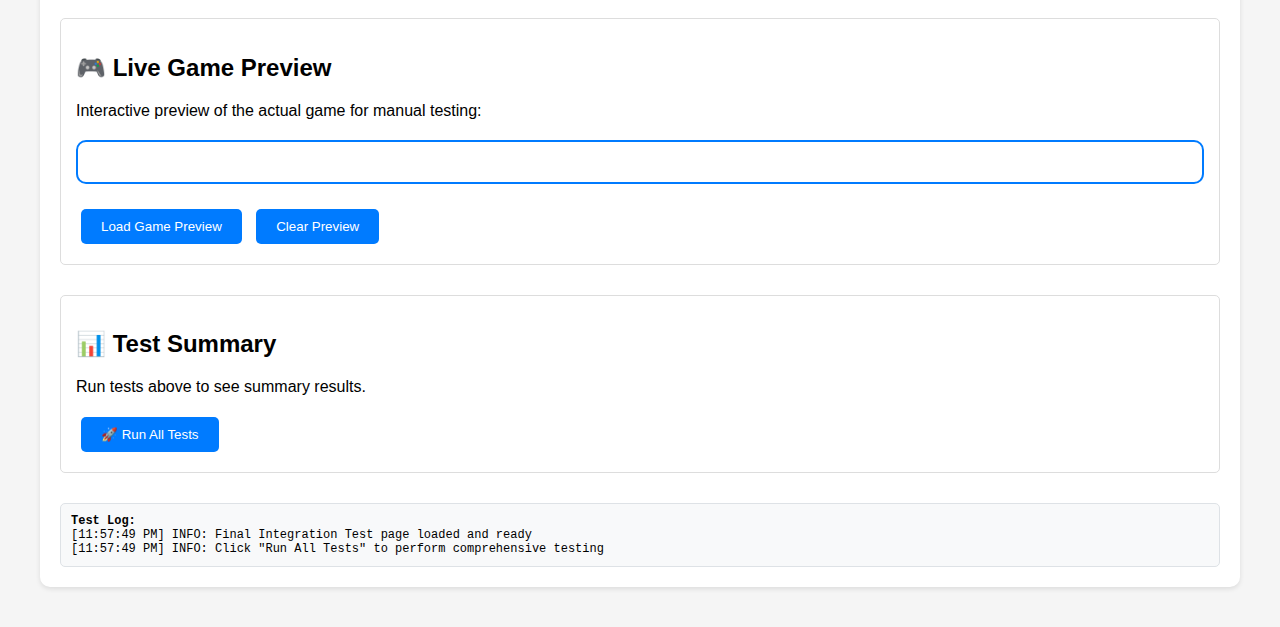
<file: tests/final-integration-test.html>
<!DOCTYPE html>
<html lang="nl">
<head>
    <meta charset="UTF-8">
    <meta name="viewport" content="width=device-width, initial-scale=1.0">
    <title>Final Integration Test - Dutch Word Game</title>
    <style>
        body {
            font-family: Arial, sans-serif;
            max-width: 1200px;
            margin: 0 auto;
            padding: 20px;
            background-color: #f5f5f5;
        }
        .test-container {
            background: white;
            padding: 20px;
            border-radius: 10px;
            margin-bottom: 20px;
            box-shadow: 0 2px 5px rgba(0,0,0,0.1);
        }
        .test-section {
            margin-bottom: 30px;
            padding: 15px;
            border: 1px solid #ddd;
            border-radius: 5px;
        }
        .test-passed {
            background-color: #d4edda;
            border-color: #c3e6cb;
            color: #155724;
        }
        .test-failed {
            background-color: #f8d7da;
            border-color: #f5c6cb;
            color: #721c24;
        }
        .test-warning {
            background-color: #fff3cd;
            border-color: #ffeaa7;
            color: #856404;
        }
        .test-button {
            background: #007bff;
            color: white;
            border: none;
            padding: 10px 20px;
            border-radius: 5px;
            cursor: pointer;
            margin: 5px;
        }
        .test-button:hover {
            background: #0056b3;
        }
        .test-results {
            margin-top: 15px;
            padding: 10px;
            background: #f8f9fa;
            border-radius: 5px;
        }
        .game-preview {
            border: 2px solid #007bff;
            border-radius: 10px;
            padding: 20px;
            margin: 20px 0;
            background: white;
        }
        .status-indicator {
            display: inline-block;
            width: 12px;
            height: 12px;
            border-radius: 50%;
            margin-right: 8px;
        }
        .status-pass { background-color: #28a745; }
        .status-fail { background-color: #dc3545; }
        .status-warn { background-color: #ffc107; }
        .test-log {
            background: #f8f9fa;
            border: 1px solid #dee2e6;
            border-radius: 5px;
            padding: 10px;
            margin-top: 10px;
            font-family: monospace;
            font-size: 12px;
            max-height: 200px;
            overflow-y: auto;
        }
    </style>
</head>
<body>
    <div class="test-container">
        <h1>🧪 Final Integration Test - Dutch Word Game</h1>
        <p>This test verifies that all components are properly wired together and the complete user flow works correctly.</p>
        
        <div class="test-section" id="initialization-test">
            <h2><span class="status-indicator" id="init-status"></span>1. Component Initialization Test</h2>
            <p>Testing if all game components initialize correctly with language support.</p>
            <button class="test-button" onclick="testInitialization()">Run Initialization Test</button>
            <div class="test-results" id="init-results"></div>
        </div>

        <div class="test-section" id="language-test">
            <h2><span class="status-indicator" id="lang-status"></span>2. Language Management Test</h2>
            <p>Testing language selection, switching, and translation updates.</p>
            <button class="test-button" onclick="testLanguageManagement()">Test Language Management</button>
            <div class="test-results" id="lang-results"></div>
        </div>

        <div class="test-section" id="flow-test">
            <h2><span class="status-indicator" id="flow-status"></span>3. Complete User Flow Test</h2>
            <p>Testing the complete user journey from language selection through multiple game rounds.</p>
            <button class="test-button" onclick="testCompleteUserFlow()">Test Complete Flow</button>
            <div class="test-results" id="flow-results"></div>
        </div>

        <div class="test-section" id="question-test">
            <h2><span class="status-indicator" id="question-status"></span>4. Question Bank Test</h2>
            <p>Testing both Dutch and English question banks display correctly.</p>
            <button class="test-button" onclick="testQuestionBanks()">Test Question Banks</button>
            <div class="test-results" id="question-results"></div>
        </div>

        <div class="test-section" id="educational-test">
            <h2><span class="status-indicator" id="edu-status"></span>5. Educational Goals Test</h2>
            <p>Verifying that educational objectives are met in both languages.</p>
            <button class="test-button" onclick="testEducationalGoals()">Test Educational Goals</button>
            <div class="test-results" id="edu-results"></div>
        </div>

        <div class="test-section" id="integration-test">
            <h2><span class="status-indicator" id="integration-status"></span>6. Component Integration Test</h2>
            <p>Testing seamless communication between all components.</p>
            <button class="test-button" onclick="testComponentIntegration()">Test Integration</button>
            <div class="test-results" id="integration-results"></div>
        </div>

        <div class="test-section">
            <h2>🎮 Live Game Preview</h2>
            <p>Interactive preview of the actual game for manual testing:</p>
            <div class="game-preview" id="game-preview">
                <div id="preview-game-container"></div>
            </div>
            <button class="test-button" onclick="loadGamePreview()">Load Game Preview</button>
            <button class="test-button" onclick="clearGamePreview()">Clear Preview</button>
        </div>

        <div class="test-section">
            <h2>📊 Test Summary</h2>
            <div id="test-summary">
                <p>Run tests above to see summary results.</p>
            </div>
            <button class="test-button" onclick="runAllTests()">🚀 Run All Tests</button>
        </div>

        <div class="test-log" id="test-log">
            <strong>Test Log:</strong><br>
            Ready to run tests...
        </div>
    </div>

    <!-- Include all game components -->
    <script src="../js/ErrorHandler.js"></script>
    <script src="../js/PerformanceOptimizer.js"></script>
    <script src="../js/LanguageManager.js"></script>
    <script src="../js/LanguageSelectionUI.js"></script>
    <script src="../js/QuestionManager.js"></script>
    <script src="../js/QuestionDisplay.js"></script>
    <script src="../js/SpinningWheel.js"></script>
    <script src="../js/QuestionManagementUI.js"></script>
    <script src="../js/GameController.js"></script>

    <script>
        // Test state tracking
        let testResults = {
            initialization: null,
            language: null,
            flow: null,
            questions: null,
            educational: null,
            integration: null
        };

        let testLog = [];

        function log(message, type = 'info') {
            const timestamp = new Date().toLocaleTimeString();
            const logEntry = `[${timestamp}] ${type.toUpperCase()}: ${message}`;
            testLog.push(logEntry);
            
            const logElement = document.getElementById('test-log');
            logElement.innerHTML = '<strong>Test Log:</strong><br>' + testLog.slice(-20).join('<br>');
            logElement.scrollTop = logElement.scrollHeight;
            
            console.log(logEntry);
        }

        function updateTestStatus(testName, status) {
            const statusElement = document.getElementById(`${testName}-status`);
            if (statusElement) {
                statusElement.className = `status-indicator status-${status}`;
            }
            
            const sectionElement = document.getElementById(`${testName}-test`);
            if (sectionElement) {
                sectionElement.className = `test-section test-${status === 'pass' ? 'passed' : status === 'fail' ? 'failed' : 'warning'}`;
            }
        }

        function displayResults(testName, results) {
            const resultsElement = document.getElementById(`${testName}-results`);
            if (resultsElement) {
                resultsElement.innerHTML = results;
            }
        }

        // Test 1: Component Initialization
        async function testInitialization() {
            log('Starting component initialization test...');
            
            try {
                // Test ErrorHandler initialization
                const errorHandler = new ErrorHandler();
                if (!errorHandler || typeof errorHandler.showError !== 'function') {
                    throw new Error('ErrorHandler failed to initialize');
                }
                log('✓ ErrorHandler initialized successfully');

                // Test PerformanceOptimizer initialization
                const performanceOptimizer = new PerformanceOptimizer();
                if (!performanceOptimizer) {
                    throw new Error('PerformanceOptimizer failed to initialize');
                }
                log('✓ PerformanceOptimizer initialized successfully');

                // Test LanguageManager initialization
                const languageManager = new LanguageManager();
                if (!languageManager || typeof languageManager.getCurrentLanguage !== 'function') {
                    throw new Error('LanguageManager failed to initialize');
                }
                log('✓ LanguageManager initialized successfully');

                // Test QuestionManager initialization
                const questionManager = new QuestionManager(languageManager);
                if (!questionManager || typeof questionManager.getAllQuestions !== 'function') {
                    throw new Error('QuestionManager failed to initialize');
                }
                log('✓ QuestionManager initialized successfully');

                // Create temporary containers for testing
                const tempContainer = document.createElement('div');
                tempContainer.id = 'temp-test-container';
                document.body.appendChild(tempContainer);

                // Test SpinningWheel initialization
                const spinningWheel = new SpinningWheel('temp-test-container');
                if (!spinningWheel || typeof spinningWheel.spin !== 'function') {
                    throw new Error('SpinningWheel failed to initialize');
                }
                log('✓ SpinningWheel initialized successfully');

                // Test QuestionDisplay initialization
                const questionDisplay = new QuestionDisplay('temp-test-container', questionManager, languageManager);
                if (!questionDisplay || typeof questionDisplay.showRandomQuestion !== 'function') {
                    throw new Error('QuestionDisplay failed to initialize');
                }
                log('✓ QuestionDisplay initialized successfully');

                // Test GameController initialization
                const gameController = new GameController('temp-test-container', 'temp-test-container', languageManager);
                if (!gameController || typeof gameController.startNewRound !== 'function') {
                    throw new Error('GameController failed to initialize');
                }
                log('✓ GameController initialized successfully');

                // Clean up
                document.body.removeChild(tempContainer);

                testResults.initialization = 'pass';
                updateTestStatus('init', 'pass');
                displayResults('init', `
                    <strong>✅ All components initialized successfully!</strong><br>
                    • ErrorHandler: Working<br>
                    • PerformanceOptimizer: Working<br>
                    • LanguageManager: Working<br>
                    • QuestionManager: Working<br>
                    • SpinningWheel: Working<br>
                    • QuestionDisplay: Working<br>
                    • GameController: Working
                `);
                log('Component initialization test PASSED');

            } catch (error) {
                testResults.initialization = 'fail';
                updateTestStatus('init', 'fail');
                displayResults('init', `<strong>❌ Initialization failed:</strong><br>${error.message}`);
                log(`Component initialization test FAILED: ${error.message}`, 'error');
            }
        }

        // Test 2: Language Management
        async function testLanguageManagement() {
            log('Starting language management test...');
            
            try {
                const languageManager = new LanguageManager();
                
                // Test default language
                const defaultLang = languageManager.getCurrentLanguage();
                if (!defaultLang || (defaultLang !== 'dutch' && defaultLang !== 'english')) {
                    throw new Error('Invalid default language');
                }
                log(`✓ Default language: ${defaultLang}`);

                // Test language switching
                const originalLang = defaultLang;
                const newLang = originalLang === 'dutch' ? 'english' : 'dutch';
                
                languageManager.setLanguage(newLang);
                const currentLang = languageManager.getCurrentLanguage();
                if (currentLang !== newLang) {
                    throw new Error('Language switching failed');
                }
                log(`✓ Language switched from ${originalLang} to ${newLang}`);

                // Test translations
                const gameTitle = languageManager.getTranslation('gameTitle');
                if (!gameTitle || gameTitle.trim() === '') {
                    throw new Error('Translation retrieval failed');
                }
                log(`✓ Translation working: gameTitle = "${gameTitle}"`);

                // Test question banks
                const dutchQuestions = languageManager.getQuestions('dutch');
                const englishQuestions = languageManager.getQuestions('english');
                
                if (!dutchQuestions || dutchQuestions.length < 20) {
                    throw new Error('Dutch question bank insufficient');
                }
                if (!englishQuestions || englishQuestions.length < 20) {
                    throw new Error('English question bank insufficient');
                }
                log(`✓ Question banks: Dutch (${dutchQuestions.length}), English (${englishQuestions.length})`);

                // Test language persistence
                languageManager.setLanguage('dutch');
                const persistedLang = languageManager.getCurrentLanguage();
                if (persistedLang !== 'dutch') {
                    throw new Error('Language persistence failed');
                }
                log('✓ Language persistence working');

                testResults.language = 'pass';
                updateTestStatus('lang', 'pass');
                displayResults('lang', `
                    <strong>✅ Language management working perfectly!</strong><br>
                    • Default language: ${defaultLang}<br>
                    • Language switching: Working<br>
                    • Translations: Working<br>
                    • Dutch questions: ${dutchQuestions.length}<br>
                    • English questions: ${englishQuestions.length}<br>
                    • Persistence: Working
                `);
                log('Language management test PASSED');

            } catch (error) {
                testResults.language = 'fail';
                updateTestStatus('lang', 'fail');
                displayResults('lang', `<strong>❌ Language management failed:</strong><br>${error.message}`);
                log(`Language management test FAILED: ${error.message}`, 'error');
            }
        }

        // Test 3: Complete User Flow
        async function testCompleteUserFlow() {
            log('Starting complete user flow test...');
            
            try {
                // Create test environment
                const testContainer = document.createElement('div');
                testContainer.innerHTML = `
                    <div id="flow-wheel-container"></div>
                    <div id="flow-question-container"></div>
                    <button id="flow-spin-button">Spin</button>
                    <button id="flow-new-game-button">New Game</button>
                    <div id="flow-game-results"></div>
                `;
                document.body.appendChild(testContainer);

                const languageManager = new LanguageManager();
                const gameController = new GameController('flow-wheel-container', 'flow-question-container', languageManager);
                
                // Test 1: Start new round
                log('Testing new round start...');
                gameController.startNewRound();
                await new Promise(resolve => setTimeout(resolve, 100));
                
                const gameState = gameController.getGameState();
                if (!gameState.gameStarted || !gameState.currentQuestion) {
                    throw new Error('New round failed to start properly');
                }
                log('✓ New round started successfully');

                // Test 2: Spin wheel
                log('Testing wheel spin...');
                const spinPromise = gameController.handleSpin();
                await spinPromise;
                
                const updatedState = gameController.getGameState();
                if (!updatedState.selectedLetter) {
                    throw new Error('Wheel spin failed to select letter');
                }
                log(`✓ Wheel spin successful, selected letter: ${updatedState.selectedLetter}`);

                // Test 3: Multiple rounds
                log('Testing multiple rounds...');
                const firstQuestion = updatedState.currentQuestion;
                gameController.startNewRound();
                await new Promise(resolve => setTimeout(resolve, 100));
                
                const secondRoundState = gameController.getGameState();
                if (secondRoundState.roundNumber !== 2) {
                    throw new Error('Round counter not working');
                }
                log('✓ Multiple rounds working correctly');

                // Test 4: Language switching during gameplay
                log('Testing language switching during gameplay...');
                const originalLang = languageManager.getCurrentLanguage();
                const newLang = originalLang === 'dutch' ? 'english' : 'dutch';
                
                languageManager.setLanguage(newLang);
                document.dispatchEvent(new CustomEvent('languageChanged', {
                    detail: { newLanguage: newLang }
                }));
                
                await new Promise(resolve => setTimeout(resolve, 200));
                
                const langSwitchState = gameController.getGameState();
                if (langSwitchState.currentLanguage !== newLang) {
                    throw new Error('Language switching during gameplay failed');
                }
                log(`✓ Language switching during gameplay successful: ${originalLang} → ${newLang}`);

                // Clean up
                document.body.removeChild(testContainer);

                testResults.flow = 'pass';
                updateTestStatus('flow', 'pass');
                displayResults('flow', `
                    <strong>✅ Complete user flow working perfectly!</strong><br>
                    • New round start: Working<br>
                    • Wheel spinning: Working<br>
                    • Letter selection: ${updatedState.selectedLetter}<br>
                    • Multiple rounds: Working<br>
                    • Language switching: Working<br>
                    • Game state management: Working
                `);
                log('Complete user flow test PASSED');

            } catch (error) {
                testResults.flow = 'fail';
                updateTestStatus('flow', 'fail');
                displayResults('flow', `<strong>❌ User flow test failed:</strong><br>${error.message}`);
                log(`Complete user flow test FAILED: ${error.message}`, 'error');
            }
        }

        // Test 4: Question Banks
        async function testQuestionBanks() {
            log('Starting question banks test...');
            
            try {
                const languageManager = new LanguageManager();
                const questionManager = new QuestionManager(languageManager);
                
                // Test Dutch questions
                languageManager.setLanguage('dutch');
                const dutchQuestions = questionManager.getAllQuestions();
                if (!dutchQuestions || dutchQuestions.length < 20) {
                    throw new Error(`Dutch questions insufficient: ${dutchQuestions ? dutchQuestions.length : 0}`);
                }
                
                // Verify Dutch question content
                const sampleDutchQuestion = dutchQuestions[0];
                if (!sampleDutchQuestion.includes('Noem') && !sampleDutchQuestion.includes('een')) {
                    log('Warning: Dutch questions may not be properly localized', 'warn');
                }
                log(`✓ Dutch questions: ${dutchQuestions.length} available`);

                // Test English questions
                languageManager.setLanguage('english');
                const englishQuestions = questionManager.getAllQuestions();
                if (!englishQuestions || englishQuestions.length < 20) {
                    throw new Error(`English questions insufficient: ${englishQuestions ? englishQuestions.length : 0}`);
                }
                
                // Verify English question content
                const sampleEnglishQuestion = englishQuestions[0];
                if (!sampleEnglishQuestion.includes('Name') && !sampleEnglishQuestion.includes('a ')) {
                    log('Warning: English questions may not be properly localized', 'warn');
                }
                log(`✓ English questions: ${englishQuestions.length} available`);

                // Test question randomization
                const testContainer = document.createElement('div');
                testContainer.id = 'question-test-container';
                document.body.appendChild(testContainer);
                
                const questionDisplay = new QuestionDisplay('question-test-container', questionManager, languageManager);
                
                const questions = [];
                for (let i = 0; i < 5; i++) {
                    const question = questionDisplay.showRandomQuestion();
                    questions.push(question);
                }
                
                const uniqueQuestions = new Set(questions);
                if (uniqueQuestions.size < 3) {
                    log('Warning: Question randomization may not be working optimally', 'warn');
                } else {
                    log('✓ Question randomization working well');
                }

                document.body.removeChild(testContainer);

                testResults.questions = 'pass';
                updateTestStatus('question', 'pass');
                displayResults('question', `
                    <strong>✅ Question banks working correctly!</strong><br>
                    • Dutch questions: ${dutchQuestions.length}<br>
                    • English questions: ${englishQuestions.length}<br>
                    • Sample Dutch: "${sampleDutchQuestion}"<br>
                    • Sample English: "${sampleEnglishQuestion}"<br>
                    • Randomization: Working<br>
                    • Language switching: Working
                `);
                log('Question banks test PASSED');

            } catch (error) {
                testResults.questions = 'fail';
                updateTestStatus('question', 'fail');
                displayResults('question', `<strong>❌ Question banks test failed:</strong><br>${error.message}`);
                log(`Question banks test FAILED: ${error.message}`, 'error');
            }
        }

        // Test 5: Educational Goals
        async function testEducationalGoals() {
            log('Starting educational goals test...');
            
            try {
                const languageManager = new LanguageManager();
                const questionManager = new QuestionManager(languageManager);
                
                // Test vocabulary building content
                const dutchQuestions = languageManager.getQuestions('dutch');
                const englishQuestions = languageManager.getQuestions('english');
                
                // Check for educational categories
                const educationalCategories = [
                    'fruit', 'dier', 'animal', 'kleur', 'color', 'speelgoed', 'toy',
                    'keuken', 'kitchen', 'kledingstuk', 'clothing', 'voertuig', 'vehicle'
                ];
                
                let dutchEducationalContent = 0;
                let englishEducationalContent = 0;
                
                dutchQuestions.forEach(question => {
                    educationalCategories.forEach(category => {
                        if (question.toLowerCase().includes(category)) {
                            dutchEducationalContent++;
                        }
                    });
                });
                
                englishQuestions.forEach(question => {
                    educationalCategories.forEach(category => {
                        if (question.toLowerCase().includes(category)) {
                            englishEducationalContent++;
                        }
                    });
                });
                
                if (dutchEducationalContent < 10) {
                    throw new Error('Insufficient educational content in Dutch questions');
                }
                if (englishEducationalContent < 10) {
                    throw new Error('Insufficient educational content in English questions');
                }
                
                log(`✓ Educational content: Dutch (${dutchEducationalContent}), English (${englishEducationalContent})`);

                // Test age-appropriate content (7-year-olds)
                const complexWords = ['sophisticated', 'complicated', 'ingewikkeld', 'gecompliceerd'];
                let ageAppropriate = true;
                
                [...dutchQuestions, ...englishQuestions].forEach(question => {
                    complexWords.forEach(word => {
                        if (question.toLowerCase().includes(word)) {
                            ageAppropriate = false;
                        }
                    });
                });
                
                if (!ageAppropriate) {
                    log('Warning: Some questions may be too complex for 7-year-olds', 'warn');
                } else {
                    log('✓ Age-appropriate content verified');
                }

                // Test learning objectives
                const learningObjectives = {
                    vocabularyBuilding: dutchEducationalContent > 10 && englishEducationalContent > 10,
                    categoryThinking: true, // Questions ask for categories
                    letterRecognition: true, // Wheel provides letters
                    languageLearning: dutchQuestions.length >= 20 && englishQuestions.length >= 20
                };
                
                const objectivesMet = Object.values(learningObjectives).every(obj => obj === true);
                if (!objectivesMet) {
                    throw new Error('Not all learning objectives are met');
                }
                log('✓ All learning objectives met');

                testResults.educational = 'pass';
                updateTestStatus('edu', 'pass');
                displayResults('edu', `
                    <strong>✅ Educational goals successfully met!</strong><br>
                    • Vocabulary building: ✓<br>
                    • Category thinking: ✓<br>
                    • Letter recognition: ✓<br>
                    • Language learning: ✓<br>
                    • Age-appropriate: ${ageAppropriate ? '✓' : '⚠️'}<br>
                    • Dutch educational content: ${dutchEducationalContent}<br>
                    • English educational content: ${englishEducationalContent}
                `);
                log('Educational goals test PASSED');

            } catch (error) {
                testResults.educational = 'fail';
                updateTestStatus('edu', 'fail');
                displayResults('edu', `<strong>❌ Educational goals test failed:</strong><br>${error.message}`);
                log(`Educational goals test FAILED: ${error.message}`, 'error');
            }
        }

        // Test 6: Component Integration
        async function testComponentIntegration() {
            log('Starting component integration test...');
            
            try {
                // Create test environment
                const testContainer = document.createElement('div');
                testContainer.innerHTML = `
                    <div id="integration-wheel-container"></div>
                    <div id="integration-question-container"></div>
                    <div id="integration-management-container"></div>
                `;
                document.body.appendChild(testContainer);

                const languageManager = new LanguageManager();
                const gameController = new GameController('integration-wheel-container', 'integration-question-container', languageManager);
                const questionManagementUI = new QuestionManagementUI('integration-management-container', gameController.getQuestionManager());
                
                // Test component communication
                log('Testing component communication...');
                
                // Test GameController → QuestionDisplay communication
                gameController.startNewRound();
                await new Promise(resolve => setTimeout(resolve, 100));
                
                const gameState = gameController.getGameState();
                if (!gameState.currentQuestion) {
                    throw new Error('GameController → QuestionDisplay communication failed');
                }
                log('✓ GameController → QuestionDisplay communication working');

                // Test GameController → SpinningWheel communication
                const spinPromise = gameController.handleSpin();
                await spinPromise;
                
                const updatedState = gameController.getGameState();
                if (!updatedState.selectedLetter) {
                    throw new Error('GameController → SpinningWheel communication failed');
                }
                log('✓ GameController → SpinningWheel communication working');

                // Test LanguageManager → All Components communication
                const originalLang = languageManager.getCurrentLanguage();
                const newLang = originalLang === 'dutch' ? 'english' : 'dutch';
                
                languageManager.setLanguage(newLang);
                document.dispatchEvent(new CustomEvent('languageChanged', {
                    detail: { newLanguage: newLang }
                }));
                
                await new Promise(resolve => setTimeout(resolve, 200));
                
                if (gameController.getGameState().currentLanguage !== newLang) {
                    throw new Error('LanguageManager → GameController communication failed');
                }
                log('✓ LanguageManager → All Components communication working');

                // Test error handling integration
                log('Testing error handling integration...');
                const errorHandler = new ErrorHandler();
                
                // Simulate an error
                try {
                    throw new Error('Test error');
                } catch (testError) {
                    errorHandler.showError('Test error message', 'error', 1000);
                    log('✓ Error handling integration working');
                }

                // Test performance optimization integration
                const performanceOptimizer = new PerformanceOptimizer();
                const performanceMetrics = performanceOptimizer.getPerformanceMetrics();
                if (!performanceMetrics) {
                    log('Warning: Performance optimization may not be fully integrated', 'warn');
                } else {
                    log('✓ Performance optimization integration working');
                }

                // Clean up
                document.body.removeChild(testContainer);

                testResults.integration = 'pass';
                updateTestStatus('integration', 'pass');
                displayResults('integration', `
                    <strong>✅ Component integration working seamlessly!</strong><br>
                    • GameController ↔ QuestionDisplay: ✓<br>
                    • GameController ↔ SpinningWheel: ✓<br>
                    • LanguageManager ↔ All Components: ✓<br>
                    • Error handling integration: ✓<br>
                    • Performance optimization: ${performanceMetrics ? '✓' : '⚠️'}<br>
                    • State management: ✓<br>
                    • Event communication: ✓
                `);
                log('Component integration test PASSED');

            } catch (error) {
                testResults.integration = 'fail';
                updateTestStatus('integration', 'fail');
                displayResults('integration', `<strong>❌ Component integration test failed:</strong><br>${error.message}`);
                log(`Component integration test FAILED: ${error.message}`, 'error');
            }
        }

        // Load game preview for manual testing
        function loadGamePreview() {
            const previewContainer = document.getElementById('preview-game-container');
            previewContainer.innerHTML = `
                <iframe src="../index.html" width="100%" height="600" style="border: 1px solid #ccc; border-radius: 5px;"></iframe>
            `;
            log('Game preview loaded for manual testing');
        }

        function clearGamePreview() {
            const previewContainer = document.getElementById('preview-game-container');
            previewContainer.innerHTML = '';
            log('Game preview cleared');
        }

        // Run all tests
        async function runAllTests() {
            log('Starting comprehensive test suite...');
            
            await testInitialization();
            await new Promise(resolve => setTimeout(resolve, 500));
            
            await testLanguageManagement();
            await new Promise(resolve => setTimeout(resolve, 500));
            
            await testCompleteUserFlow();
            await new Promise(resolve => setTimeout(resolve, 500));
            
            await testQuestionBanks();
            await new Promise(resolve => setTimeout(resolve, 500));
            
            await testEducationalGoals();
            await new Promise(resolve => setTimeout(resolve, 500));
            
            await testComponentIntegration();
            
            // Generate summary
            const passedTests = Object.values(testResults).filter(result => result === 'pass').length;
            const totalTests = Object.keys(testResults).length;
            const allPassed = passedTests === totalTests;
            
            const summaryElement = document.getElementById('test-summary');
            summaryElement.innerHTML = `
                <div class="test-${allPassed ? 'passed' : 'failed'}">
                    <h3>${allPassed ? '🎉' : '⚠️'} Test Suite ${allPassed ? 'PASSED' : 'COMPLETED WITH ISSUES'}</h3>
                    <p><strong>Results:</strong> ${passedTests}/${totalTests} tests passed</p>
                    <ul>
                        <li>Component Initialization: ${testResults.initialization === 'pass' ? '✅' : '❌'}</li>
                        <li>Language Management: ${testResults.language === 'pass' ? '✅' : '❌'}</li>
                        <li>Complete User Flow: ${testResults.flow === 'pass' ? '✅' : '❌'}</li>
                        <li>Question Banks: ${testResults.questions === 'pass' ? '✅' : '❌'}</li>
                        <li>Educational Goals: ${testResults.educational === 'pass' ? '✅' : '❌'}</li>
                        <li>Component Integration: ${testResults.integration === 'pass' ? '✅' : '❌'}</li>
                    </ul>
                    ${allPassed ? 
                        '<p><strong>🚀 The Dutch Word Game is ready for production!</strong></p>' : 
                        '<p><strong>⚠️ Some issues need to be addressed before production.</strong></p>'
                    }
                </div>
            `;
            
            log(`Test suite completed: ${passedTests}/${totalTests} tests passed`);
            if (allPassed) {
                log('🎉 ALL TESTS PASSED - Game is ready for production!', 'success');
            } else {
                log('⚠️ Some tests failed - review issues before production', 'warn');
            }
        }

        // Initialize test page
        document.addEventListener('DOMContentLoaded', function() {
            log('Final Integration Test page loaded and ready');
            log('Click "Run All Tests" to perform comprehensive testing');
        });
    </script>
</body>
</html>
</file>
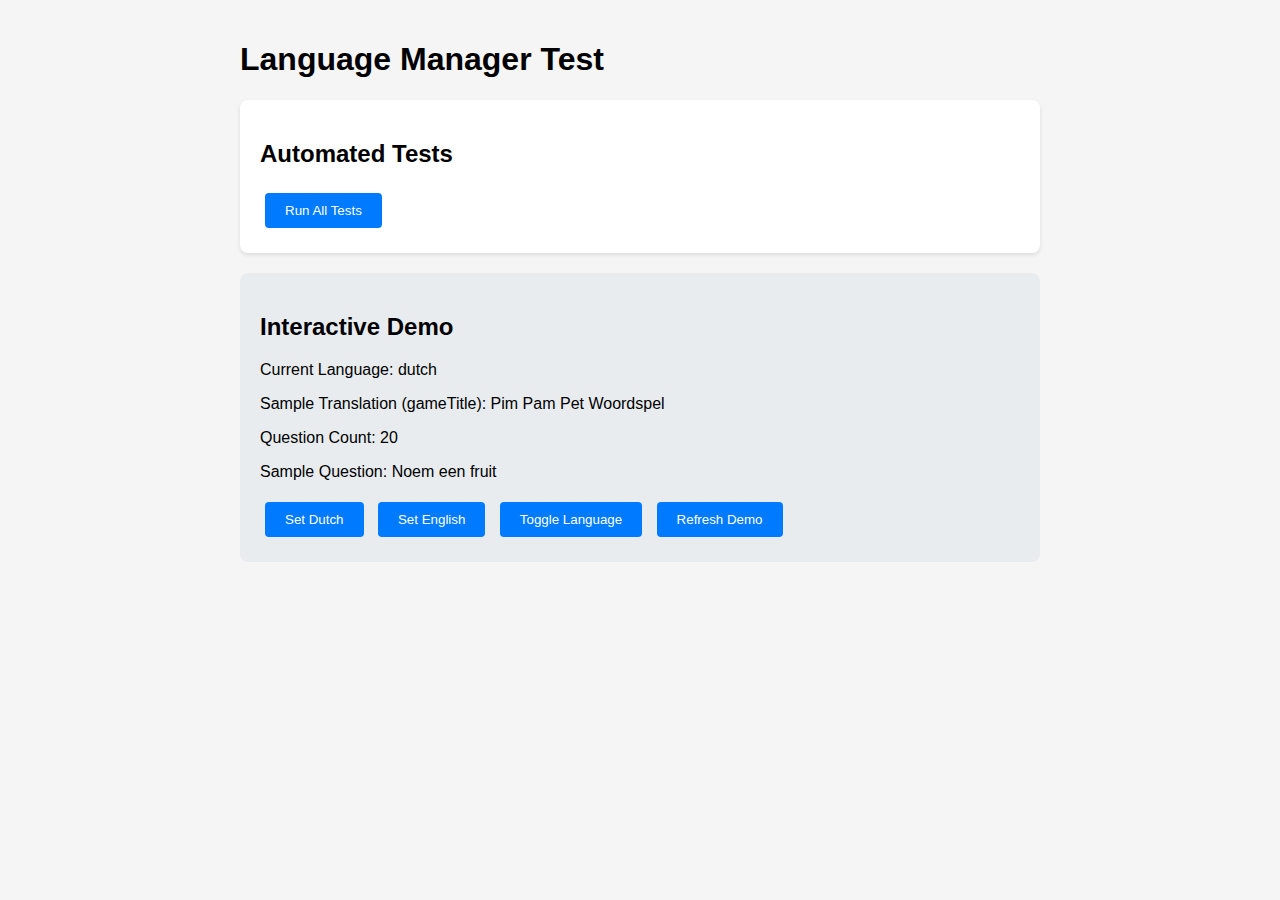
<file: tests/language-manager-test.html>
<!DOCTYPE html>
<html lang="en">
<head>
    <meta charset="UTF-8">
    <meta name="viewport" content="width=device-width, initial-scale=1.0">
    <title>Language Manager Test</title>
    <style>
        body {
            font-family: Arial, sans-serif;
            max-width: 800px;
            margin: 0 auto;
            padding: 20px;
            background-color: #f5f5f5;
        }
        .test-section {
            background: white;
            padding: 20px;
            margin: 10px 0;
            border-radius: 8px;
            box-shadow: 0 2px 4px rgba(0,0,0,0.1);
        }
        .test-result {
            padding: 10px;
            margin: 5px 0;
            border-radius: 4px;
        }
        .pass {
            background-color: #d4edda;
            color: #155724;
            border: 1px solid #c3e6cb;
        }
        .fail {
            background-color: #f8d7da;
            color: #721c24;
            border: 1px solid #f5c6cb;
        }
        button {
            background-color: #007bff;
            color: white;
            border: none;
            padding: 10px 20px;
            border-radius: 4px;
            cursor: pointer;
            margin: 5px;
        }
        button:hover {
            background-color: #0056b3;
        }
        .demo-section {
            margin-top: 20px;
            padding: 20px;
            background: #e9ecef;
            border-radius: 8px;
        }
    </style>
</head>
<body>
    <h1>Language Manager Test</h1>
    
    <div class="test-section">
        <h2>Automated Tests</h2>
        <button onclick="runAllTests()">Run All Tests</button>
        <div id="test-results"></div>
    </div>

    <div class="demo-section">
        <h2>Interactive Demo</h2>
        <p>Current Language: <span id="current-language">-</span></p>
        <p>Sample Translation (gameTitle): <span id="sample-translation">-</span></p>
        <p>Question Count: <span id="question-count">-</span></p>
        <p>Sample Question: <span id="sample-question">-</span></p>
        
        <button onclick="setDutch()">Set Dutch</button>
        <button onclick="setEnglish()">Set English</button>
        <button onclick="toggleLanguage()">Toggle Language</button>
        <button onclick="updateDemo()">Refresh Demo</button>
    </div>

    <script src="../js/LanguageManager.js"></script>
    <script>
        let languageManager;
        
        function runTest(testName, testFunction) {
            try {
                const result = testFunction();
                return {
                    name: testName,
                    passed: result === true,
                    message: result === true ? 'PASS' : `FAIL: ${result}`
                };
            } catch (error) {
                return {
                    name: testName,
                    passed: false,
                    message: `ERROR: ${error.message}`
                };
            }
        }

        function runAllTests() {
            // Clear localStorage for clean test
            localStorage.removeItem('pim-pam-pet-language');
            
            const tests = [
                {
                    name: 'LanguageManager instantiation',
                    test: () => {
                        languageManager = new LanguageManager();
                        return languageManager instanceof LanguageManager;
                    }
                },
                {
                    name: 'Default language is Dutch',
                    test: () => {
                        return languageManager.getCurrentLanguage() === 'dutch';
                    }
                },
                {
                    name: 'Set language to English',
                    test: () => {
                        const result = languageManager.setLanguage('english');
                        return result === true && languageManager.getCurrentLanguage() === 'english';
                    }
                },
                {
                    name: 'Get Dutch translation',
                    test: () => {
                        languageManager.setLanguage('dutch');
                        return languageManager.getTranslation('gameTitle') === 'Pim Pam Pet Woordspel';
                    }
                },
                {
                    name: 'Get English translation',
                    test: () => {
                        languageManager.setLanguage('english');
                        return languageManager.getTranslation('gameTitle') === 'Pim Pam Pet Word Game';
                    }
                },
                {
                    name: 'Dutch question bank has 20 questions',
                    test: () => {
                        languageManager.setLanguage('dutch');
                        return languageManager.getQuestions().length === 20;
                    }
                },
                {
                    name: 'English question bank has 20 questions',
                    test: () => {
                        languageManager.setLanguage('english');
                        return languageManager.getQuestions().length === 20;
                    }
                },
                {
                    name: 'Toggle language functionality',
                    test: () => {
                        languageManager.setLanguage('dutch');
                        const newLang = languageManager.toggleLanguage();
                        return newLang === 'english' && languageManager.getCurrentLanguage() === 'english';
                    }
                },
                {
                    name: 'Language persistence (localStorage)',
                    test: () => {
                        languageManager.setLanguage('english');
                        const newManager = new LanguageManager();
                        return newManager.getCurrentLanguage() === 'english';
                    }
                },
                {
                    name: 'Invalid language handling',
                    test: () => {
                        const result = languageManager.setLanguage('invalid');
                        return result === false;
                    }
                },
                {
                    name: 'Missing translation key fallback',
                    test: () => {
                        const result = languageManager.getTranslation('nonexistentKey');
                        return result === 'nonexistentKey';
                    }
                }
            ];

            const results = tests.map(test => runTest(test.name, test.test));
            displayTestResults(results);
            
            // Initialize demo
            languageManager = new LanguageManager();
            updateDemo();
        }

        function displayTestResults(results) {
            const container = document.getElementById('test-results');
            container.innerHTML = '';
            
            results.forEach(result => {
                const div = document.createElement('div');
                div.className = `test-result ${result.passed ? 'pass' : 'fail'}`;
                div.textContent = `${result.name}: ${result.message}`;
                container.appendChild(div);
            });

            const summary = document.createElement('div');
            const passed = results.filter(r => r.passed).length;
            const total = results.length;
            summary.className = `test-result ${passed === total ? 'pass' : 'fail'}`;
            summary.textContent = `Summary: ${passed}/${total} tests passed`;
            container.appendChild(summary);
        }

        function setDutch() {
            if (!languageManager) languageManager = new LanguageManager();
            languageManager.setLanguage('dutch');
            updateDemo();
        }

        function setEnglish() {
            if (!languageManager) languageManager = new LanguageManager();
            languageManager.setLanguage('english');
            updateDemo();
        }

        function toggleLanguage() {
            if (!languageManager) languageManager = new LanguageManager();
            languageManager.toggleLanguage();
            updateDemo();
        }

        function updateDemo() {
            if (!languageManager) languageManager = new LanguageManager();
            
            document.getElementById('current-language').textContent = languageManager.getCurrentLanguage();
            document.getElementById('sample-translation').textContent = languageManager.getTranslation('gameTitle');
            
            const questions = languageManager.getQuestions();
            document.getElementById('question-count').textContent = questions.length;
            document.getElementById('sample-question').textContent = questions[0] || 'No questions available';
        }

        // Initialize on page load
        window.onload = function() {
            languageManager = new LanguageManager();
            updateDemo();
        };
    </script>
</body>
</html>
</file>
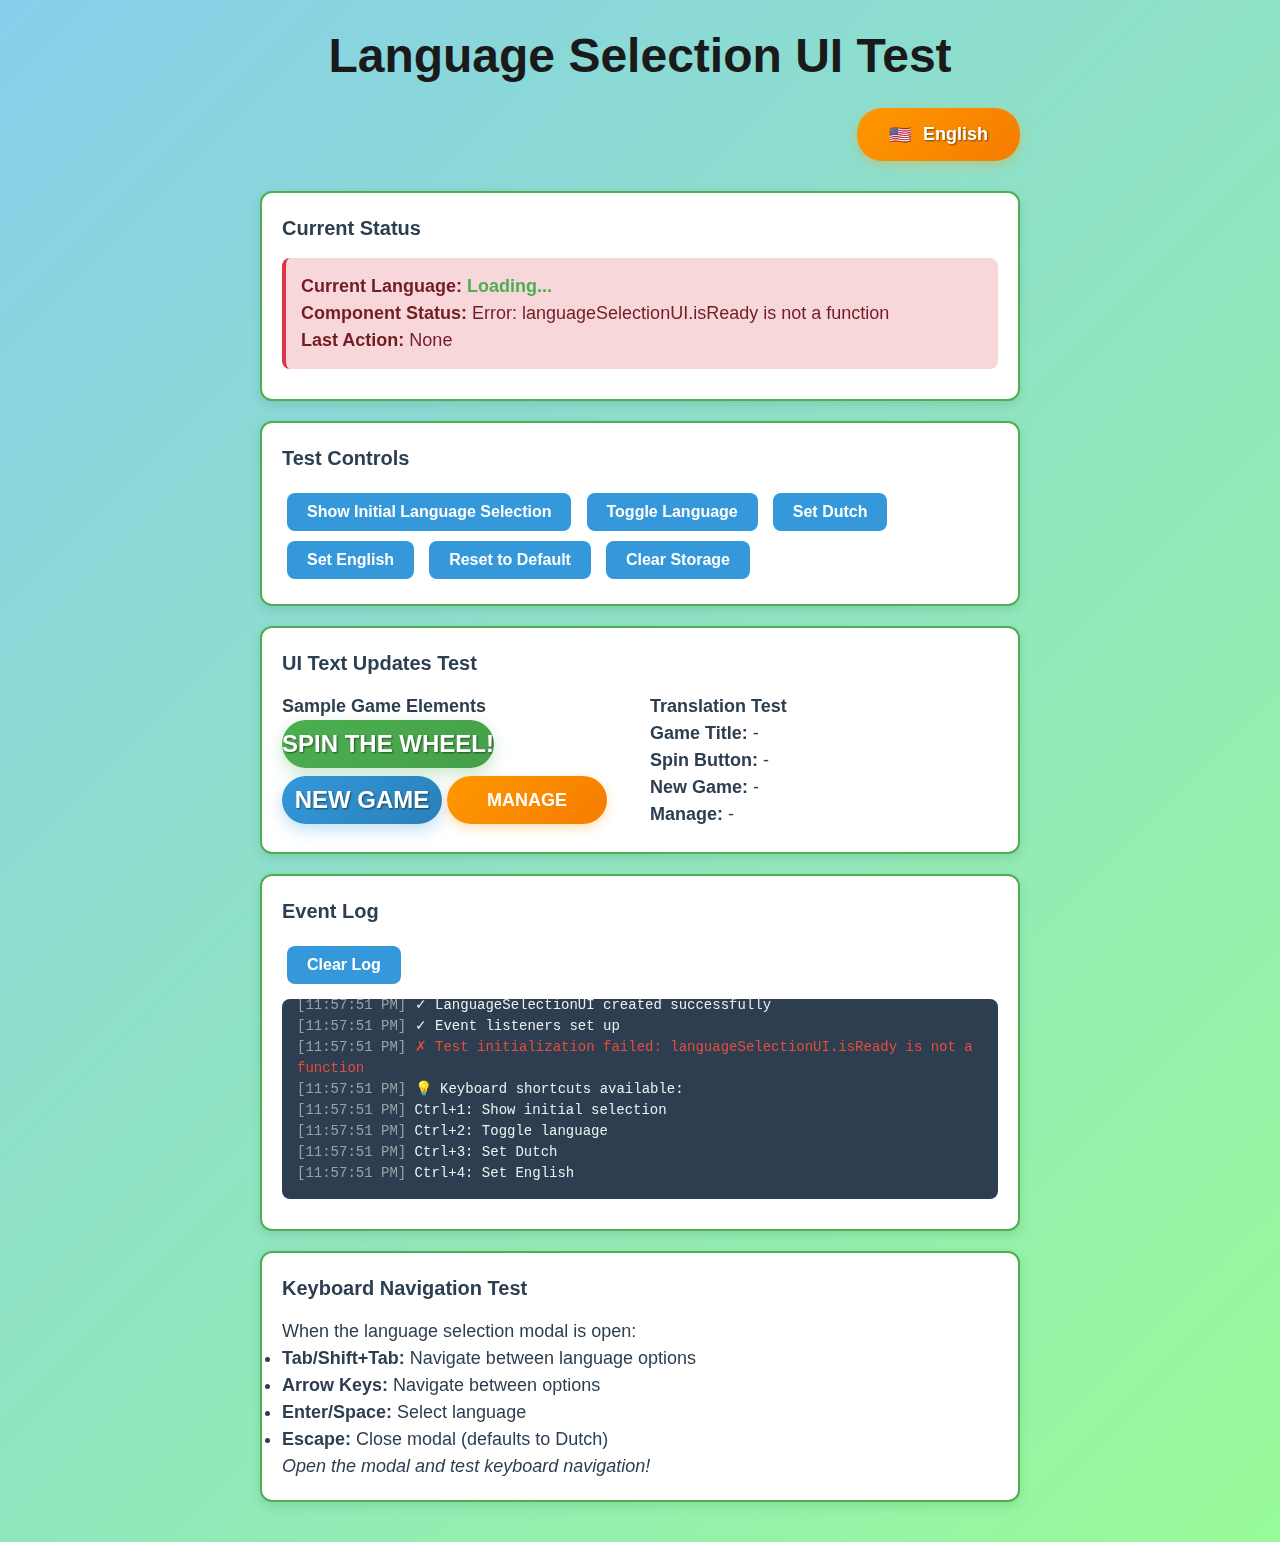
<file: tests/language-selection-test.html>
<!DOCTYPE html>
<html lang="en">
<head>
    <meta charset="UTF-8">
    <meta name="viewport" content="width=device-width, initial-scale=1.0">
    <title>Language Selection UI Test - Pim Pam Pet</title>
    
    <!-- CSS Files -->
    <link rel="stylesheet" href="../css/main-game.css">
    <link rel="stylesheet" href="../css/language-selection.css">
    
    <style>
        /* Test-specific styles */
        .test-container {
            max-width: 800px;
            margin: 0 auto;
            padding: 20px;
        }
        
        .test-section {
            background: white;
            padding: 20px;
            margin: 20px 0;
            border-radius: 12px;
            box-shadow: 0 4px 12px rgba(0, 0, 0, 0.1);
            border: 2px solid #4CAF50;
        }
        
        .test-section h3 {
            color: #2c3e50;
            margin-bottom: 15px;
            font-size: 20px;
        }
        
        .test-button {
            background: #3498db;
            color: white;
            border: none;
            padding: 10px 20px;
            border-radius: 8px;
            cursor: pointer;
            margin: 5px;
            font-size: 16px;
            font-weight: bold;
        }
        
        .test-button:hover {
            background: #2980b9;
        }
        
        .status-display {
            background: #f8f9fa;
            padding: 15px;
            border-radius: 8px;
            margin: 10px 0;
            border-left: 4px solid #4CAF50;
        }
        
        .status-display.error {
            border-left-color: #dc3545;
            background: #f8d7da;
            color: #721c24;
        }
        
        .status-display.success {
            border-left-color: #28a745;
            background: #d4edda;
            color: #155724;
        }
        
        .log-output {
            background: #2c3e50;
            color: #ecf0f1;
            padding: 15px;
            border-radius: 8px;
            font-family: 'Courier New', monospace;
            font-size: 14px;
            max-height: 200px;
            overflow-y: auto;
            margin: 10px 0;
        }
        
        .current-language {
            font-weight: bold;
            color: #4CAF50;
            font-size: 18px;
        }
    </style>
</head>
<body>
    <div class="test-container">
        <div class="game-header">
            <h1 class="game-title">Language Selection UI Test</h1>
            <div class="header-controls">
                <!-- Language toggle button will be inserted here -->
            </div>
        </div>
        
        <div class="test-section">
            <h3>Current Status</h3>
            <div class="status-display" id="statusDisplay">
                <p><strong>Current Language:</strong> <span class="current-language" id="currentLanguage">Loading...</span></p>
                <p><strong>Component Status:</strong> <span id="componentStatus">Initializing...</span></p>
                <p><strong>Last Action:</strong> <span id="lastAction">None</span></p>
            </div>
        </div>
        
        <div class="test-section">
            <h3>Test Controls</h3>
            <button class="test-button" onclick="testShowInitialSelection()">Show Initial Language Selection</button>
            <button class="test-button" onclick="testToggleLanguage()">Toggle Language</button>
            <button class="test-button" onclick="testSetDutch()">Set Dutch</button>
            <button class="test-button" onclick="testSetEnglish()">Set English</button>
            <button class="test-button" onclick="testResetLanguage()">Reset to Default</button>
            <button class="test-button" onclick="clearStorage()">Clear Storage</button>
        </div>
        
        <div class="test-section">
            <h3>UI Text Updates Test</h3>
            <div style="display: grid; grid-template-columns: 1fr 1fr; gap: 20px;">
                <div>
                    <h4>Sample Game Elements</h4>
                    <button class="game-button spin-btn">SPIN THE WHEEL!</button>
                    <button class="game-button new-game-btn secondary">NEW GAME</button>
                    <button class="manage-questions-btn">MANAGE</button>
                </div>
                <div>
                    <h4>Translation Test</h4>
                    <div id="translationTest">
                        <p><strong>Game Title:</strong> <span id="testGameTitle">-</span></p>
                        <p><strong>Spin Button:</strong> <span id="testSpinButton">-</span></p>
                        <p><strong>New Game:</strong> <span id="testNewGame">-</span></p>
                        <p><strong>Manage:</strong> <span id="testManage">-</span></p>
                    </div>
                </div>
            </div>
        </div>
        
        <div class="test-section">
            <h3>Event Log</h3>
            <button class="test-button" onclick="clearLog()">Clear Log</button>
            <div class="log-output" id="logOutput">
                <div>Test initialized. Waiting for actions...</div>
            </div>
        </div>
        
        <div class="test-section">
            <h3>Keyboard Navigation Test</h3>
            <p>When the language selection modal is open:</p>
            <ul>
                <li><strong>Tab/Shift+Tab:</strong> Navigate between language options</li>
                <li><strong>Arrow Keys:</strong> Navigate between options</li>
                <li><strong>Enter/Space:</strong> Select language</li>
                <li><strong>Escape:</strong> Close modal (defaults to Dutch)</li>
            </ul>
            <p><em>Open the modal and test keyboard navigation!</em></p>
        </div>
    </div>

    <!-- JavaScript Files -->
    <script src="../js/LanguageManager.js"></script>
    <script src="../js/LanguageSelectionUI.js"></script>
    
    <script>
        // Test variables
        let languageManager;
        let languageSelectionUI;
        let logCount = 0;
        
        // Initialize test
        function initializeTest() {
            try {
                // Create language manager
                languageManager = new LanguageManager();
                log('✓ LanguageManager created successfully');
                
                // Create language selection UI
                languageSelectionUI = new LanguageSelectionUI('test-container', languageManager);
                log('✓ LanguageSelectionUI created successfully');
                
                // Set up event listeners
                document.addEventListener('languageChanged', handleLanguageChange);
                log('✓ Event listeners set up');
                
                // Update initial status
                updateStatus();
                updateTranslationTest();
                
                log('✓ Test initialization complete');
                
            } catch (error) {
                logError('✗ Test initialization failed: ' + error.message);
                updateComponentStatus('Error: ' + error.message, 'error');
            }
        }
        
        // Event handlers
        function handleLanguageChange(event) {
            const { newLanguage, previousLanguage } = event.detail;
            log(`🔄 Language changed: ${previousLanguage} → ${newLanguage}`);
            updateStatus();
            updateTranslationTest();
            updateLastAction(`Language changed to ${newLanguage}`);
        }
        
        // Test functions
        function testShowInitialSelection() {
            try {
                languageSelectionUI.showInitialSelection();
                log('📱 Initial language selection modal shown');
                updateLastAction('Showed initial selection modal');
            } catch (error) {
                logError('✗ Failed to show initial selection: ' + error.message);
            }
        }
        
        function testToggleLanguage() {
            try {
                const oldLanguage = languageManager.getCurrentLanguage();
                const newLanguage = languageManager.toggleLanguage();
                languageSelectionUI.updateToggleButton();
                languageSelectionUI.updateUIText();
                log(`🔄 Language toggled: ${oldLanguage} → ${newLanguage}`);
                updateStatus();
                updateTranslationTest();
                updateLastAction(`Toggled to ${newLanguage}`);
            } catch (error) {
                logError('✗ Failed to toggle language: ' + error.message);
            }
        }
        
        function testSetDutch() {
            try {
                languageSelectionUI.handleLanguageChange('dutch');
                log('🇳🇱 Language set to Dutch');
                updateLastAction('Set language to Dutch');
            } catch (error) {
                logError('✗ Failed to set Dutch: ' + error.message);
            }
        }
        
        function testSetEnglish() {
            try {
                languageSelectionUI.handleLanguageChange('english');
                log('🇬🇧 Language set to English');
                updateLastAction('Set language to English');
            } catch (error) {
                logError('✗ Failed to set English: ' + error.message);
            }
        }
        
        function testResetLanguage() {
            try {
                languageManager.resetToDefault();
                languageSelectionUI.updateToggleButton();
                languageSelectionUI.updateUIText();
                log('🔄 Language reset to default (Dutch)');
                updateStatus();
                updateTranslationTest();
                updateLastAction('Reset to default language');
            } catch (error) {
                logError('✗ Failed to reset language: ' + error.message);
            }
        }
        
        function clearStorage() {
            try {
                localStorage.removeItem('pim-pam-pet-language');
                log('🗑️ Language preference cleared from storage');
                updateLastAction('Cleared storage');
                
                // Reinitialize to test first-time behavior
                setTimeout(() => {
                    location.reload();
                }, 1000);
            } catch (error) {
                logError('✗ Failed to clear storage: ' + error.message);
            }
        }
        
        // Status update functions
        function updateStatus() {
            const currentLang = languageManager.getCurrentLanguage();
            const isReady = languageSelectionUI.isReady();
            
            document.getElementById('currentLanguage').textContent = currentLang;
            updateComponentStatus(isReady ? 'Ready' : 'Not Ready', isReady ? 'success' : 'error');
        }
        
        function updateComponentStatus(status, type = 'normal') {
            const statusElement = document.getElementById('componentStatus');
            const statusDisplay = document.getElementById('statusDisplay');
            
            statusElement.textContent = status;
            
            // Update status display styling
            statusDisplay.className = 'status-display';
            if (type === 'error') {
                statusDisplay.classList.add('error');
            } else if (type === 'success') {
                statusDisplay.classList.add('success');
            }
        }
        
        function updateLastAction(action) {
            document.getElementById('lastAction').textContent = action;
        }
        
        function updateTranslationTest() {
            try {
                document.getElementById('testGameTitle').textContent = languageManager.getTranslation('gameTitle');
                document.getElementById('testSpinButton').textContent = languageManager.getTranslation('spinButton');
                document.getElementById('testNewGame').textContent = languageManager.getTranslation('newGameButton');
                document.getElementById('testManage').textContent = languageManager.getTranslation('manageButton');
            } catch (error) {
                logError('✗ Failed to update translation test: ' + error.message);
            }
        }
        
        // Logging functions
        function log(message) {
            const logOutput = document.getElementById('logOutput');
            const timestamp = new Date().toLocaleTimeString();
            const logEntry = document.createElement('div');
            logEntry.innerHTML = `<span style="color: #95a5a6;">[${timestamp}]</span> ${message}`;
            logOutput.appendChild(logEntry);
            logOutput.scrollTop = logOutput.scrollHeight;
            logCount++;
        }
        
        function logError(message) {
            const logOutput = document.getElementById('logOutput');
            const timestamp = new Date().toLocaleTimeString();
            const logEntry = document.createElement('div');
            logEntry.innerHTML = `<span style="color: #95a5a6;">[${timestamp}]</span> <span style="color: #e74c3c;">${message}</span>`;
            logOutput.appendChild(logEntry);
            logOutput.scrollTop = logOutput.scrollHeight;
            logCount++;
        }
        
        function clearLog() {
            document.getElementById('logOutput').innerHTML = '<div>Log cleared.</div>';
            logCount = 0;
        }
        
        // Initialize test when page loads
        document.addEventListener('DOMContentLoaded', initializeTest);
        
        // Add some helpful keyboard shortcuts for testing
        document.addEventListener('keydown', function(event) {
            if (event.ctrlKey || event.metaKey) {
                switch (event.key) {
                    case '1':
                        event.preventDefault();
                        testShowInitialSelection();
                        break;
                    case '2':
                        event.preventDefault();
                        testToggleLanguage();
                        break;
                    case '3':
                        event.preventDefault();
                        testSetDutch();
                        break;
                    case '4':
                        event.preventDefault();
                        testSetEnglish();
                        break;
                }
            }
        });
        
        // Add visual feedback for keyboard shortcuts
        window.addEventListener('load', function() {
            log('💡 Keyboard shortcuts available:');
            log('   Ctrl+1: Show initial selection');
            log('   Ctrl+2: Toggle language');
            log('   Ctrl+3: Set Dutch');
            log('   Ctrl+4: Set English');
        });
    </script>
</body>
</html>
</file>
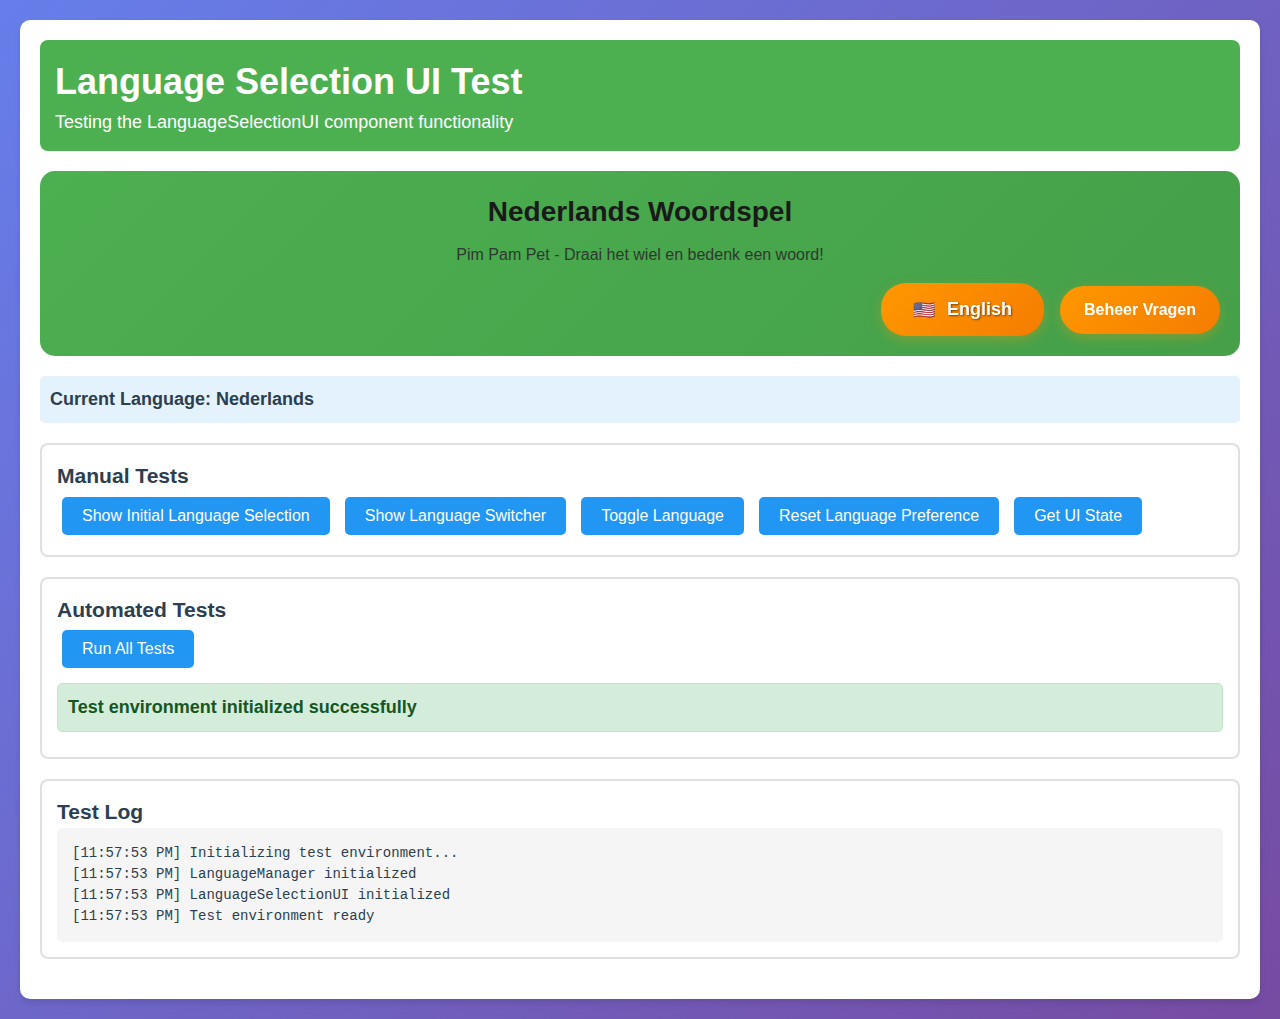
<file: tests/language-selection-ui-test.html>
<!DOCTYPE html>
<html lang="en">
<head>
    <meta charset="UTF-8">
    <meta name="viewport" content="width=device-width, initial-scale=1.0">
    <title>Language Selection UI Test</title>
    
    <!-- CSS Files -->
    <link rel="stylesheet" href="../css/main-game.css">
    <link rel="stylesheet" href="../css/language-selection.css">
    
    <style>
        body {
            font-family: Arial, sans-serif;
            margin: 20px;
            background: linear-gradient(135deg, #667eea 0%, #764ba2 100%);
            min-height: 100vh;
        }
        
        .test-container {
            background: white;
            padding: 20px;
            border-radius: 10px;
            margin-bottom: 20px;
            box-shadow: 0 4px 6px rgba(0, 0, 0, 0.1);
        }
        
        .test-header {
            background: #4CAF50;
            color: white;
            padding: 15px;
            border-radius: 8px;
            margin-bottom: 20px;
        }
        
        .test-section {
            margin: 20px 0;
            padding: 15px;
            border: 2px solid #e0e0e0;
            border-radius: 8px;
        }
        
        .test-button {
            background: #2196F3;
            color: white;
            border: none;
            padding: 10px 20px;
            border-radius: 5px;
            cursor: pointer;
            margin: 5px;
            font-size: 16px;
        }
        
        .test-button:hover {
            background: #1976D2;
        }
        
        .status {
            padding: 10px;
            margin: 10px 0;
            border-radius: 5px;
            font-weight: bold;
        }
        
        .status.success {
            background: #d4edda;
            color: #155724;
            border: 1px solid #c3e6cb;
        }
        
        .status.error {
            background: #f8d7da;
            color: #721c24;
            border: 1px solid #f5c6cb;
        }
        
        .status.info {
            background: #d1ecf1;
            color: #0c5460;
            border: 1px solid #bee5eb;
        }
        
        .game-header {
            background: linear-gradient(135deg, #4CAF50, #45a049);
            color: white;
            padding: 20px;
            border-radius: 15px;
            text-align: center;
            margin-bottom: 20px;
        }
        
        .game-title {
            font-size: 28px;
            margin: 0 0 10px 0;
            font-family: 'Comic Sans MS', cursive, sans-serif;
        }
        
        .game-subtitle {
            font-size: 16px;
            margin: 0;
            opacity: 0.9;
        }
        
        .header-controls {
            display: flex;
            justify-content: flex-end;
            align-items: center;
            gap: 16px;
            margin-top: 16px;
        }
        
        .manage-questions-btn {
            background: linear-gradient(135deg, #FF9800, #F57C00);
            color: white;
            border: none;
            padding: 12px 20px;
            border-radius: 25px;
            font-size: 16px;
            font-weight: bold;
            cursor: pointer;
            transition: all 0.3s ease;
        }
        
        .manage-questions-btn:hover {
            background: linear-gradient(135deg, #F57C00, #E65100);
            transform: translateY(-2px);
        }
        
        .current-language {
            background: #e3f2fd;
            padding: 10px;
            border-radius: 5px;
            margin: 10px 0;
            font-weight: bold;
        }
        
        .test-log {
            background: #f5f5f5;
            padding: 15px;
            border-radius: 5px;
            font-family: monospace;
            font-size: 14px;
            max-height: 200px;
            overflow-y: auto;
            white-space: pre-wrap;
        }
    </style>
</head>
<body>
    <div class="test-container">
        <div class="test-header">
            <h1>Language Selection UI Test</h1>
            <p>Testing the LanguageSelectionUI component functionality</p>
        </div>

        <!-- Mock Game Header -->
        <div class="game-header">
            <h1 class="game-title">Nederlands Woordspel</h1>
            <p class="game-subtitle">Pim Pam Pet - Draai het wiel en bedenk een woord!</p>
            <div class="header-controls">
                <button class="manage-questions-btn" id="manage-questions-btn">
                    Beheer Vragen
                </button>
                <!-- Language toggle button will be inserted here -->
            </div>
        </div>

        <div class="current-language" id="current-language">
            Current Language: <span id="language-display">Loading...</span>
        </div>

        <div class="test-section">
            <h3>Manual Tests</h3>
            <button class="test-button" onclick="showInitialSelection()">Show Initial Language Selection</button>
            <button class="test-button" onclick="showLanguageSwitcher()">Show Language Switcher</button>
            <button class="test-button" onclick="toggleLanguage()">Toggle Language</button>
            <button class="test-button" onclick="resetLanguagePreference()">Reset Language Preference</button>
            <button class="test-button" onclick="getUIState()">Get UI State</button>
        </div>

        <div class="test-section">
            <h3>Automated Tests</h3>
            <button class="test-button" onclick="runAllTests()">Run All Tests</button>
            <div id="test-results"></div>
        </div>

        <div class="test-section">
            <h3>Test Log</h3>
            <div class="test-log" id="test-log"></div>
        </div>
    </div>

    <!-- JavaScript Files -->
    <script src="../js/LanguageManager.js"></script>
    <script src="../js/LanguageSelectionUI.js"></script>

    <script>
        let languageManager;
        let languageSelectionUI;
        let testLog = [];

        function log(message) {
            const timestamp = new Date().toLocaleTimeString();
            const logMessage = `[${timestamp}] ${message}`;
            testLog.push(logMessage);
            console.log(logMessage);
            updateTestLog();
        }

        function updateTestLog() {
            const logElement = document.getElementById('test-log');
            logElement.textContent = testLog.slice(-20).join('\n'); // Show last 20 messages
            logElement.scrollTop = logElement.scrollHeight;
        }

        function updateLanguageDisplay() {
            const languageDisplay = document.getElementById('language-display');
            if (languageManager) {
                const currentLang = languageManager.getCurrentLanguage();
                languageDisplay.textContent = currentLang === 'dutch' ? 'Nederlands' : 'English';
            }
        }

        function showStatus(message, type = 'info') {
            const resultsDiv = document.getElementById('test-results');
            const statusDiv = document.createElement('div');
            statusDiv.className = `status ${type}`;
            statusDiv.textContent = message;
            resultsDiv.appendChild(statusDiv);
            
            // Remove after 5 seconds
            setTimeout(() => {
                if (statusDiv.parentNode) {
                    statusDiv.parentNode.removeChild(statusDiv);
                }
            }, 5000);
        }

        // Manual test functions
        function showInitialSelection() {
            log('Manual test: showInitialSelection()');
            if (languageSelectionUI) {
                languageSelectionUI.showInitialSelection();
                showStatus('Initial selection modal should be displayed', 'info');
            } else {
                showStatus('LanguageSelectionUI not initialized', 'error');
            }
        }

        function showLanguageSwitcher() {
            log('Manual test: showLanguageSwitcher()');
            if (languageSelectionUI) {
                languageSelectionUI.showLanguageSwitcher();
                showStatus('Language switcher modal should be displayed', 'info');
            } else {
                showStatus('LanguageSelectionUI not initialized', 'error');
            }
        }

        function toggleLanguage() {
            log('Manual test: toggleLanguage()');
            if (languageManager) {
                const oldLang = languageManager.getCurrentLanguage();
                const newLang = languageManager.toggleLanguage();
                updateLanguageDisplay();
                showStatus(`Language toggled from ${oldLang} to ${newLang}`, 'success');
                log(`Language toggled: ${oldLang} -> ${newLang}`);
            } else {
                showStatus('LanguageManager not initialized', 'error');
            }
        }

        function resetLanguagePreference() {
            log('Manual test: resetLanguagePreference()');
            localStorage.removeItem('pim-pam-pet-language');
            if (languageManager) {
                languageManager.resetToDefault();
                updateLanguageDisplay();
                showStatus('Language preference reset to default (Dutch)', 'success');
                log('Language preference reset');
            }
        }

        function getUIState() {
            log('Manual test: getUIState()');
            if (languageSelectionUI) {
                const state = languageSelectionUI.getState();
                console.log('UI State:', state);
                showStatus(`UI State logged to console`, 'info');
                log(`UI State: ${JSON.stringify(state, null, 2)}`);
            } else {
                showStatus('LanguageSelectionUI not initialized', 'error');
            }
        }

        // Automated test functions
        async function runAllTests() {
            log('Starting automated tests...');
            const resultsDiv = document.getElementById('test-results');
            resultsDiv.innerHTML = '<h4>Running Tests...</h4>';

            const tests = [
                testInitialization,
                testLanguageManager,
                testToggleButton,
                testModalFunctionality,
                testLanguageChange,
                testEventHandling
            ];

            let passed = 0;
            let failed = 0;

            for (const test of tests) {
                try {
                    await test();
                    passed++;
                    log(`✓ ${test.name} passed`);
                } catch (error) {
                    failed++;
                    log(`✗ ${test.name} failed: ${error.message}`);
                    console.error(`Test ${test.name} failed:`, error);
                }
            }

            const summary = `Tests completed: ${passed} passed, ${failed} failed`;
            log(summary);
            showStatus(summary, failed === 0 ? 'success' : 'error');
        }

        function testInitialization() {
            if (!languageManager) throw new Error('LanguageManager not initialized');
            if (!languageSelectionUI) throw new Error('LanguageSelectionUI not initialized');
            if (!languageSelectionUI.getState().isInitialized) throw new Error('LanguageSelectionUI not properly initialized');
        }

        function testLanguageManager() {
            const currentLang = languageManager.getCurrentLanguage();
            if (!currentLang) throw new Error('No current language set');
            
            const translation = languageManager.getTranslation('gameTitle');
            if (!translation) throw new Error('Translation not found');
            
            const questions = languageManager.getQuestions();
            if (!questions || questions.length === 0) throw new Error('No questions found');
        }

        function testToggleButton() {
            const toggleButton = document.getElementById('language-toggle-btn');
            if (!toggleButton) throw new Error('Toggle button not found in DOM');
            
            const ariaLabel = toggleButton.getAttribute('aria-label');
            if (!ariaLabel) throw new Error('Toggle button missing aria-label');
            
            const flagElement = toggleButton.querySelector('.language-flag');
            const nameElement = toggleButton.querySelector('.language-name');
            if (!flagElement || !nameElement) throw new Error('Toggle button missing flag or name elements');
        }

        function testModalFunctionality() {
            const modal = document.querySelector('.language-modal-overlay');
            if (!modal) throw new Error('Language modal not found in DOM');
            
            const modalContent = modal.querySelector('.language-modal-content');
            if (!modalContent) throw new Error('Modal content not found');
            
            const languageOptions = modal.querySelectorAll('.language-option');
            if (languageOptions.length !== 2) throw new Error('Expected 2 language options, found ' + languageOptions.length);
            
            // Test modal attributes
            if (modal.getAttribute('role') !== 'dialog') throw new Error('Modal missing dialog role');
            if (modal.getAttribute('aria-modal') !== 'true') throw new Error('Modal missing aria-modal attribute');
        }

        async function testLanguageChange() {
            const originalLang = languageManager.getCurrentLanguage();
            
            // Test language change via manager
            const newLang = originalLang === 'dutch' ? 'english' : 'dutch';
            const success = languageManager.setLanguage(newLang);
            if (!success) throw new Error('Failed to set language');
            
            const currentLang = languageManager.getCurrentLanguage();
            if (currentLang !== newLang) throw new Error(`Language not changed: expected ${newLang}, got ${currentLang}`);
            
            // Restore original language
            languageManager.setLanguage(originalLang);
        }

        function testEventHandling() {
            // Test that event listeners are properly set up
            const toggleButton = document.getElementById('language-toggle-btn');
            if (!toggleButton) throw new Error('Toggle button not found');
            
            // Create a mock event
            const clickEvent = new Event('click');
            
            // This should not throw an error
            try {
                toggleButton.dispatchEvent(clickEvent);
            } catch (error) {
                throw new Error('Toggle button click event handling failed: ' + error.message);
            }
        }

        // Initialize when DOM is loaded
        document.addEventListener('DOMContentLoaded', function() {
            try {
                log('Initializing test environment...');
                
                // Initialize LanguageManager
                languageManager = new LanguageManager();
                log('LanguageManager initialized');
                
                // Initialize LanguageSelectionUI
                languageSelectionUI = new LanguageSelectionUI('test-container', languageManager);
                log('LanguageSelectionUI initialized');
                
                // Update language display
                updateLanguageDisplay();
                
                // Listen for language change events
                document.addEventListener('languageChanged', function(event) {
                    log(`Language changed event received: ${event.detail.previousLanguage} -> ${event.detail.newLanguage}`);
                    updateLanguageDisplay();
                    showStatus(`Language changed to ${event.detail.newLanguage}`, 'success');
                });
                
                log('Test environment ready');
                showStatus('Test environment initialized successfully', 'success');
                
            } catch (error) {
                log('Error initializing test environment: ' + error.message);
                console.error('Initialization error:', error);
                showStatus('Failed to initialize test environment: ' + error.message, 'error');
            }
        });

        // Handle errors
        window.addEventListener('error', function(event) {
            log('JavaScript error: ' + event.error.message);
            showStatus('JavaScript error occurred - check console', 'error');
        });
    </script>
</body>
</html>
</file>
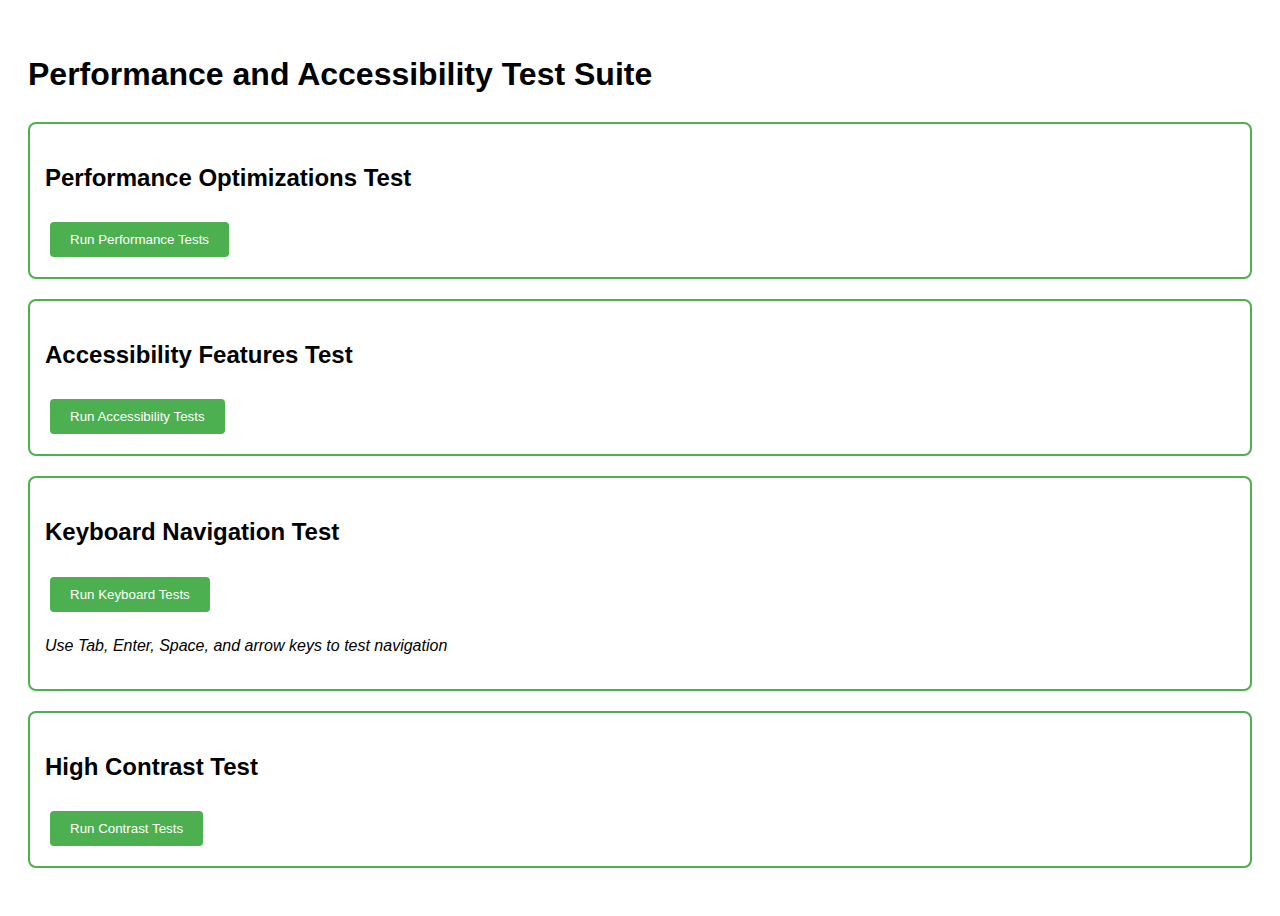
<file: tests/performance-accessibility-test.html>
<!DOCTYPE html>
<html lang="nl">
<head>
    <meta charset="UTF-8">
    <meta name="viewport" content="width=device-width, initial-scale=1.0">
    <title>Performance and Accessibility Test</title>
    <style>
        body {
            font-family: Arial, sans-serif;
            padding: 20px;
            line-height: 1.6;
        }
        .test-section {
            margin: 20px 0;
            padding: 15px;
            border: 2px solid #4CAF50;
            border-radius: 8px;
        }
        .test-result {
            padding: 10px;
            margin: 10px 0;
            border-radius: 4px;
        }
        .pass {
            background-color: #d4edda;
            color: #155724;
            border: 1px solid #c3e6cb;
        }
        .fail {
            background-color: #f8d7da;
            color: #721c24;
            border: 1px solid #f5c6cb;
        }
        .info {
            background-color: #d1ecf1;
            color: #0c5460;
            border: 1px solid #bee5eb;
        }
        button {
            background: #4CAF50;
            color: white;
            border: none;
            padding: 10px 20px;
            border-radius: 4px;
            cursor: pointer;
            margin: 5px;
        }
        button:hover {
            background: #45a049;
        }
        button:focus {
            outline: 3px solid #3498db;
            outline-offset: 2px;
        }
    </style>
</head>
<body>
    <h1>Performance and Accessibility Test Suite</h1>
    
    <div class="test-section">
        <h2>Performance Optimizations Test</h2>
        <div id="performance-results"></div>
        <button onclick="testPerformanceOptimizations()">Run Performance Tests</button>
    </div>
    
    <div class="test-section">
        <h2>Accessibility Features Test</h2>
        <div id="accessibility-results"></div>
        <button onclick="testAccessibilityFeatures()">Run Accessibility Tests</button>
    </div>
    
    <div class="test-section">
        <h2>Keyboard Navigation Test</h2>
        <div id="keyboard-results"></div>
        <button onclick="testKeyboardNavigation()">Run Keyboard Tests</button>
        <p><em>Use Tab, Enter, Space, and arrow keys to test navigation</em></p>
    </div>
    
    <div class="test-section">
        <h2>High Contrast Test</h2>
        <div id="contrast-results"></div>
        <button onclick="testHighContrast()">Run Contrast Tests</button>
    </div>
    
    <!-- Include the PerformanceOptimizer -->
    <script src="../js/PerformanceOptimizer.js"></script>
    
    <script>
        let performanceOptimizer;
        
        // Initialize performance optimizer
        try {
            performanceOptimizer = new PerformanceOptimizer();
            console.log('Performance optimizer initialized successfully');
        } catch (error) {
            console.error('Failed to initialize performance optimizer:', error);
        }
        
        function addResult(containerId, message, type = 'info') {
            const container = document.getElementById(containerId);
            const result = document.createElement('div');
            result.className = `test-result ${type}`;
            result.textContent = message;
            container.appendChild(result);
        }
        
        function testPerformanceOptimizations() {
            const container = document.getElementById('performance-results');
            container.innerHTML = '';
            
            // Test device capability detection
            if (performanceOptimizer) {
                const stats = performanceOptimizer.getPerformanceStats();
                const capabilities = stats.deviceCapabilities;
                
                addResult('performance-results', `Device Memory: ${capabilities.deviceMemory}GB`, 'info');
                addResult('performance-results', `Hardware Concurrency: ${capabilities.hardwareConcurrency} cores`, 'info');
                addResult('performance-results', `Mobile Device: ${capabilities.isMobile}`, 'info');
                addResult('performance-results', `Low-end Device: ${capabilities.isLowEndDevice}`, capabilities.isLowEndDevice ? 'fail' : 'pass');
                addResult('performance-results', `Supports 3D Transforms: ${capabilities.supportsTransform3d}`, capabilities.supportsTransform3d ? 'pass' : 'fail');
                addResult('performance-results', `Supports Backdrop Filter: ${capabilities.supportsBackdropFilter}`, capabilities.supportsBackdropFilter ? 'pass' : 'info');
                addResult('performance-results', `Performance Mode: ${stats.performanceMode}`, 'info');
                
                // Test CSS optimizations
                const body = document.body;
                const hasPerformanceClass = body.classList.contains(`performance-${stats.performanceMode}`);
                addResult('performance-results', `Performance CSS class applied: ${hasPerformanceClass}`, hasPerformanceClass ? 'pass' : 'fail');
                
                addResult('performance-results', 'Performance optimization tests completed', 'pass');
            } else {
                addResult('performance-results', 'Performance optimizer not available', 'fail');
            }
        }
        
        function testAccessibilityFeatures() {
            const container = document.getElementById('accessibility-results');
            container.innerHTML = '';
            
            if (performanceOptimizer) {
                const stats = performanceOptimizer.getPerformanceStats();
                const preferences = stats.accessibilityPreferences;
                
                addResult('accessibility-results', `Prefers Reduced Motion: ${preferences.prefersReducedMotion}`, 'info');
                addResult('accessibility-results', `Prefers High Contrast: ${preferences.prefersHighContrast}`, 'info');
                addResult('accessibility-results', `Screen Reader Detected: ${preferences.screenReaderDetected}`, 'info');
                addResult('accessibility-results', `Using Keyboard: ${preferences.usingKeyboard}`, 'info');
                addResult('accessibility-results', `Base Font Size: ${preferences.baseFontSize}px`, 'info');
                
                // Test ARIA live regions
                const announcements = document.getElementById('sr-announcements');
                const status = document.getElementById('sr-status');
                
                addResult('accessibility-results', `ARIA live regions present: ${announcements && status}`, (announcements && status) ? 'pass' : 'fail');
                
                // Test skip link
                const skipLink = document.querySelector('.skip-link');
                addResult('accessibility-results', `Skip link present: ${!!skipLink}`, skipLink ? 'pass' : 'info');
                
                addResult('accessibility-results', 'Accessibility feature tests completed', 'pass');
            } else {
                addResult('accessibility-results', 'Performance optimizer not available', 'fail');
            }
        }
        
        function testKeyboardNavigation() {
            const container = document.getElementById('keyboard-results');
            container.innerHTML = '';
            
            // Test keyboard event listeners
            let keyboardEventsWorking = false;
            
            const testKeyHandler = (e) => {
                if (e.key === 'Tab' || e.key === 'Enter' || e.key === ' ') {
                    keyboardEventsWorking = true;
                    addResult('keyboard-results', `Keyboard event detected: ${e.key}`, 'pass');
                    document.removeEventListener('keydown', testKeyHandler);
                }
            };
            
            document.addEventListener('keydown', testKeyHandler);
            
            // Test focus management
            const buttons = document.querySelectorAll('button');
            const focusableElements = buttons.length;
            addResult('keyboard-results', `Focusable elements found: ${focusableElements}`, focusableElements > 0 ? 'pass' : 'fail');
            
            // Test focus indicators
            const firstButton = buttons[0];
            if (firstButton) {
                firstButton.focus();
                const computedStyle = window.getComputedStyle(firstButton, ':focus');
                const hasOutline = computedStyle.outline !== 'none' && computedStyle.outline !== '';
                addResult('keyboard-results', `Focus indicators present: ${hasOutline}`, hasOutline ? 'pass' : 'fail');
            }
            
            addResult('keyboard-results', 'Press Tab, Enter, or Space to test keyboard events', 'info');
            addResult('keyboard-results', 'Keyboard navigation tests initialized', 'pass');
        }
        
        function testHighContrast() {
            const container = document.getElementById('contrast-results');
            container.innerHTML = '';
            
            // Test contrast ratios
            const testElements = [
                { selector: 'h1', name: 'Main heading' },
                { selector: 'h2', name: 'Section headings' },
                { selector: 'p', name: 'Paragraph text' },
                { selector: 'button', name: 'Buttons' }
            ];
            
            testElements.forEach(element => {
                const el = document.querySelector(element.selector);
                if (el) {
                    const style = window.getComputedStyle(el);
                    const color = style.color;
                    const backgroundColor = style.backgroundColor;
                    
                    addResult('contrast-results', `${element.name} - Color: ${color}, Background: ${backgroundColor}`, 'info');
                    
                    // Simple contrast check (this is a basic implementation)
                    const hasGoodContrast = color !== backgroundColor && color !== 'rgba(0, 0, 0, 0)';
                    addResult('contrast-results', `${element.name} contrast check: ${hasGoodContrast ? 'Good' : 'Needs review'}`, hasGoodContrast ? 'pass' : 'fail');
                }
            });
            
            // Test high contrast media query
            const highContrastQuery = window.matchMedia('(prefers-contrast: high)');
            addResult('contrast-results', `High contrast preference: ${highContrastQuery.matches}`, 'info');
            
            // Test forced colors mode
            const forcedColorsQuery = window.matchMedia('(forced-colors: active)');
            addResult('contrast-results', `Forced colors mode: ${forcedColorsQuery.matches}`, 'info');
            
            addResult('contrast-results', 'High contrast tests completed', 'pass');
        }
        
        // Auto-run tests on page load
        window.addEventListener('load', () => {
            setTimeout(() => {
                testPerformanceOptimizations();
                testAccessibilityFeatures();
                testKeyboardNavigation();
                testHighContrast();
            }, 1000);
        });
        
        // Test keyboard navigation class toggle
        document.addEventListener('keydown', (e) => {
            if (e.key === 'Tab') {
                document.body.classList.add('keyboard-navigation');
                addResult('keyboard-results', 'Keyboard navigation class added', 'pass');
            }
        });
        
        document.addEventListener('mousedown', () => {
            document.body.classList.remove('keyboard-navigation');
            addResult('keyboard-results', 'Keyboard navigation class removed', 'info');
        });
    </script>
</body>
</html>
</file>
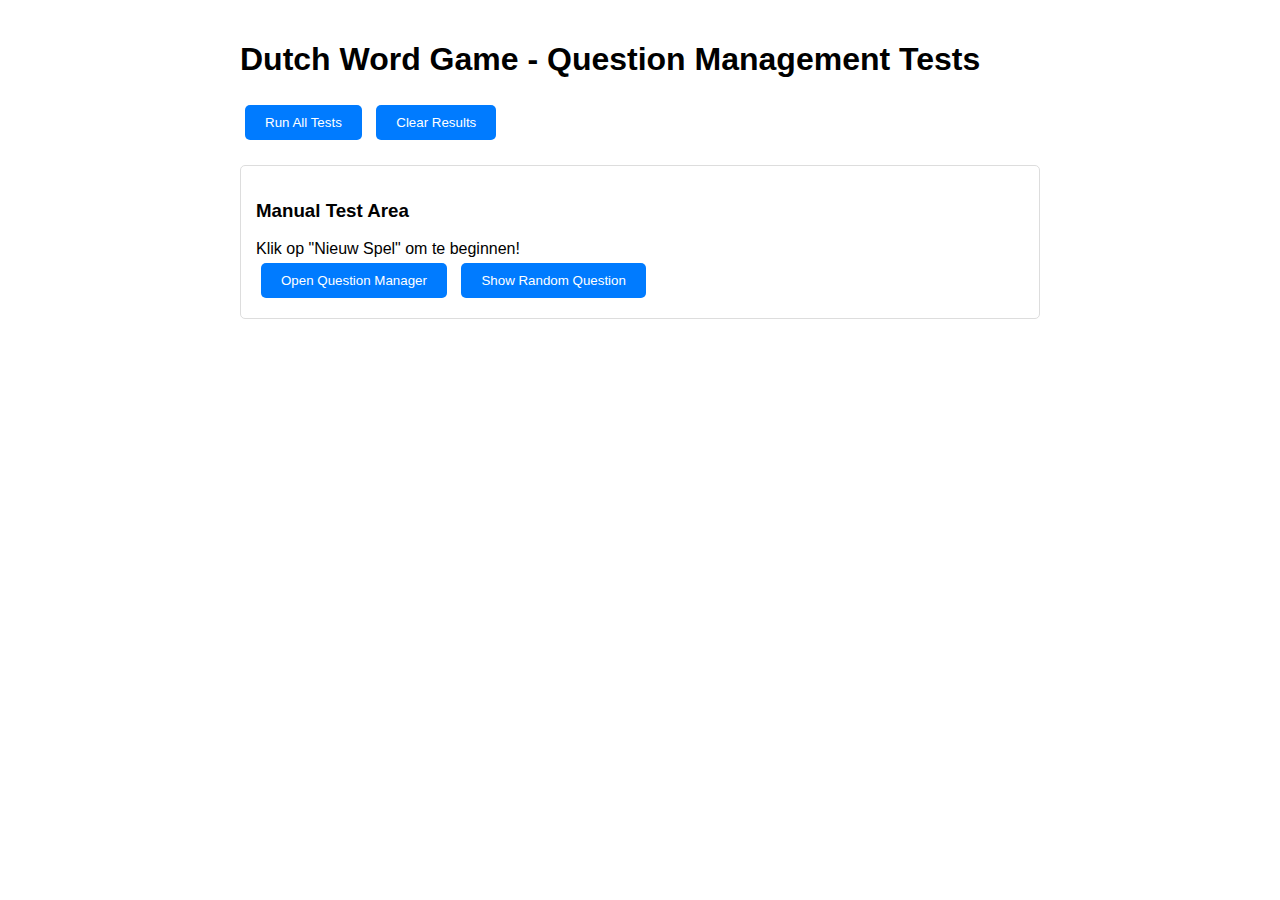
<file: tests/question-tests.html>
<!DOCTYPE html>
<html lang="nl">
<head>
    <meta charset="UTF-8">
    <meta name="viewport" content="width=device-width, initial-scale=1.0">
    <title>Question Management Tests</title>
    <style>
        body {
            font-family: Arial, sans-serif;
            max-width: 800px;
            margin: 0 auto;
            padding: 20px;
        }
        .test-section {
            margin: 20px 0;
            padding: 15px;
            border: 1px solid #ddd;
            border-radius: 5px;
        }
        .test-result {
            padding: 10px;
            margin: 5px 0;
            border-radius: 3px;
        }
        .test-pass {
            background-color: #d4edda;
            color: #155724;
            border: 1px solid #c3e6cb;
        }
        .test-fail {
            background-color: #f8d7da;
            color: #721c24;
            border: 1px solid #f5c6cb;
        }
        .test-summary {
            font-weight: bold;
            font-size: 18px;
            margin: 20px 0;
        }
        button {
            background-color: #007bff;
            color: white;
            border: none;
            padding: 10px 20px;
            border-radius: 5px;
            cursor: pointer;
            margin: 5px;
        }
        button:hover {
            background-color: #0056b3;
        }
    </style>
</head>
<body>
    <h1>Dutch Word Game - Question Management Tests</h1>
    
    <button onclick="runAllTests()">Run All Tests</button>
    <button onclick="clearResults()">Clear Results</button>
    
    <div id="test-results"></div>
    
    <div class="test-section">
        <h3>Manual Test Area</h3>
        <div id="question-display-container"></div>
        <div id="question-management-container"></div>
        <button onclick="showQuestionManager()">Open Question Manager</button>
        <button onclick="testRandomQuestion()">Show Random Question</button>
    </div>

    <!-- Include the JavaScript files -->
    <script src="../js/QuestionManager.js"></script>
    <script src="../js/QuestionDisplay.js"></script>
    <script src="../js/QuestionManagementUI.js"></script>
    
    <script>
        let testResults = [];
        let questionManager, questionDisplay, questionUI;
        
        // Initialize components for manual testing
        function initializeComponents() {
            questionManager = new QuestionManager();
            questionDisplay = new QuestionDisplay('question-display-container', questionManager);
            questionUI = new QuestionManagementUI('question-management-container', questionManager);
        }
        
        function runTest(testName, testFunction) {
            try {
                const result = testFunction();
                if (result) {
                    testResults.push({ name: testName, passed: true, message: 'Test passed' });
                } else {
                    testResults.push({ name: testName, passed: false, message: 'Test failed - returned false' });
                }
            } catch (error) {
                testResults.push({ name: testName, passed: false, message: `Test failed - ${error.message}` });
            }
        }
        
        function runAllTests() {
            testResults = [];
            
            // QuestionManager Tests
            runTest('QuestionManager - Default Questions Count', testDefaultQuestionsCount);
            runTest('QuestionManager - Add Valid Question', testAddValidQuestion);
            runTest('QuestionManager - Reject Invalid Question', testRejectInvalidQuestion);
            runTest('QuestionManager - Reject Duplicate Question', testRejectDuplicateQuestion);
            runTest('QuestionManager - Edit Question', testEditQuestion);
            runTest('QuestionManager - Delete Question', testDeleteQuestion);
            runTest('QuestionManager - Minimum Question Count', testMinimumQuestionCount);
            runTest('QuestionManager - Local Storage', testLocalStorage);
            
            // QuestionDisplay Tests
            runTest('QuestionDisplay - Random Selection', testRandomSelection);
            runTest('QuestionDisplay - Avoid Immediate Repeats', testAvoidRepeats);
            runTest('QuestionDisplay - Handle Empty Question Bank', testEmptyQuestionBank);
            runTest('QuestionDisplay - Question Stats', testQuestionStats);
            
            displayResults();
        }
        
        // QuestionManager Tests
        function testDefaultQuestionsCount() {
            const manager = new QuestionManager();
            return manager.getDefaultQuestions().length === 20;
        }
        
        function testAddValidQuestion() {
            const manager = new QuestionManager();
            const initialCount = manager.getAllQuestions().length;
            const success = manager.addQuestion('Test vraag');
            return success && manager.getAllQuestions().length === initialCount + 1;
        }
        
        function testRejectInvalidQuestion() {
            const manager = new QuestionManager();
            return !manager.addQuestion('') && !manager.addQuestion(null) && !manager.addQuestion(undefined);
        }
        
        function testRejectDuplicateQuestion() {
            const manager = new QuestionManager();
            manager.addQuestion('Unieke vraag');
            return !manager.addQuestion('Unieke vraag');
        }
        
        function testEditQuestion() {
            const manager = new QuestionManager();
            manager.addQuestion('Originele vraag');
            const customQuestions = manager.getCustomQuestions();
            const index = customQuestions.length - 1;
            const success = manager.editQuestion(index, 'Bewerkte vraag');
            return success && manager.getCustomQuestions()[index] === 'Bewerkte vraag';
        }
        
        function testDeleteQuestion() {
            const manager = new QuestionManager();
            manager.addQuestion('Te verwijderen vraag');
            const initialCount = manager.getAllQuestions().length;
            const customIndex = manager.getCustomQuestions().length - 1;
            const success = manager.deleteQuestion(customIndex);
            return success && manager.getAllQuestions().length === initialCount - 1;
        }
        
        function testMinimumQuestionCount() {
            const manager = new QuestionManager();
            // Try to delete all custom questions when total is at minimum
            manager.resetCustomQuestions();
            // Should not be able to delete default questions (they're not deletable anyway)
            // But if we had only 5 total questions, deletion should be prevented
            return manager.getAllQuestions().length >= 5;
        }
        
        function testLocalStorage() {
            const manager1 = new QuestionManager();
            manager1.addQuestion('Storage test vraag');
            
            const manager2 = new QuestionManager();
            return manager2.getCustomQuestions().includes('Storage test vraag');
        }
        
        // QuestionDisplay Tests
        function testRandomSelection() {
            const manager = new QuestionManager();
            const display = new QuestionDisplay('test-container', manager);
            
            // Create a temporary container for testing
            const testContainer = document.createElement('div');
            testContainer.id = 'test-container';
            testContainer.innerHTML = '<div id="current-question"></div>';
            document.body.appendChild(testContainer);
            
            const question = display.showRandomQuestion();
            const isValid = question && manager.getAllQuestions().includes(question);
            
            // Cleanup
            document.body.removeChild(testContainer);
            
            return isValid;
        }
        
        function testAvoidRepeats() {
            const manager = new QuestionManager();
            const display = new QuestionDisplay('test-container-2', manager);
            
            // Create a temporary container for testing
            const testContainer = document.createElement('div');
            testContainer.id = 'test-container-2';
            testContainer.innerHTML = '<div id="current-question"></div>';
            document.body.appendChild(testContainer);
            
            // Get several questions and check they're different
            const questions = [];
            for (let i = 0; i < 3; i++) {
                questions.push(display.showRandomQuestion());
            }
            
            // Cleanup
            document.body.removeChild(testContainer);
            
            // Check that not all questions are the same (allowing for some randomness)
            const uniqueQuestions = new Set(questions);
            return uniqueQuestions.size > 1 || manager.getAllQuestions().length === 1;
        }
        
        function testEmptyQuestionBank() {
            const manager = new QuestionManager();
            manager.resetCustomQuestions();
            // Can't actually empty default questions, so this tests the error handling
            const display = new QuestionDisplay('test-container-3', manager);
            
            const testContainer = document.createElement('div');
            testContainer.id = 'test-container-3';
            testContainer.innerHTML = '<div id="current-question"></div>';
            document.body.appendChild(testContainer);
            
            const question = display.showRandomQuestion();
            
            document.body.removeChild(testContainer);
            
            return question !== null; // Should still work with default questions
        }
        
        function testQuestionStats() {
            const manager = new QuestionManager();
            const display = new QuestionDisplay('test-container-4', manager);
            
            const testContainer = document.createElement('div');
            testContainer.id = 'test-container-4';
            testContainer.innerHTML = '<div id="current-question"></div>';
            document.body.appendChild(testContainer);
            
            display.showRandomQuestion();
            const stats = display.getQuestionStats();
            
            document.body.removeChild(testContainer);
            
            return stats && typeof stats.totalQuestions === 'number' && stats.totalQuestions > 0;
        }
        
        function displayResults() {
            const resultsContainer = document.getElementById('test-results');
            const passedTests = testResults.filter(t => t.passed).length;
            const totalTests = testResults.length;
            
            let html = `<div class="test-summary">Test Results: ${passedTests}/${totalTests} passed</div>`;
            
            testResults.forEach(test => {
                const cssClass = test.passed ? 'test-pass' : 'test-fail';
                html += `<div class="test-result ${cssClass}">
                    <strong>${test.name}</strong>: ${test.message}
                </div>`;
            });
            
            resultsContainer.innerHTML = html;
        }
        
        function clearResults() {
            document.getElementById('test-results').innerHTML = '';
            testResults = [];
        }
        
        // Manual test functions
        function showQuestionManager() {
            if (!questionUI) {
                initializeComponents();
            }
            questionUI.showManagementInterface();
        }
        
        function testRandomQuestion() {
            if (!questionDisplay) {
                initializeComponents();
            }
            questionDisplay.showRandomQuestion();
        }
        
        // Initialize on page load
        window.addEventListener('load', () => {
            initializeComponents();
        });
    </script>
</body>
</html>
</file>
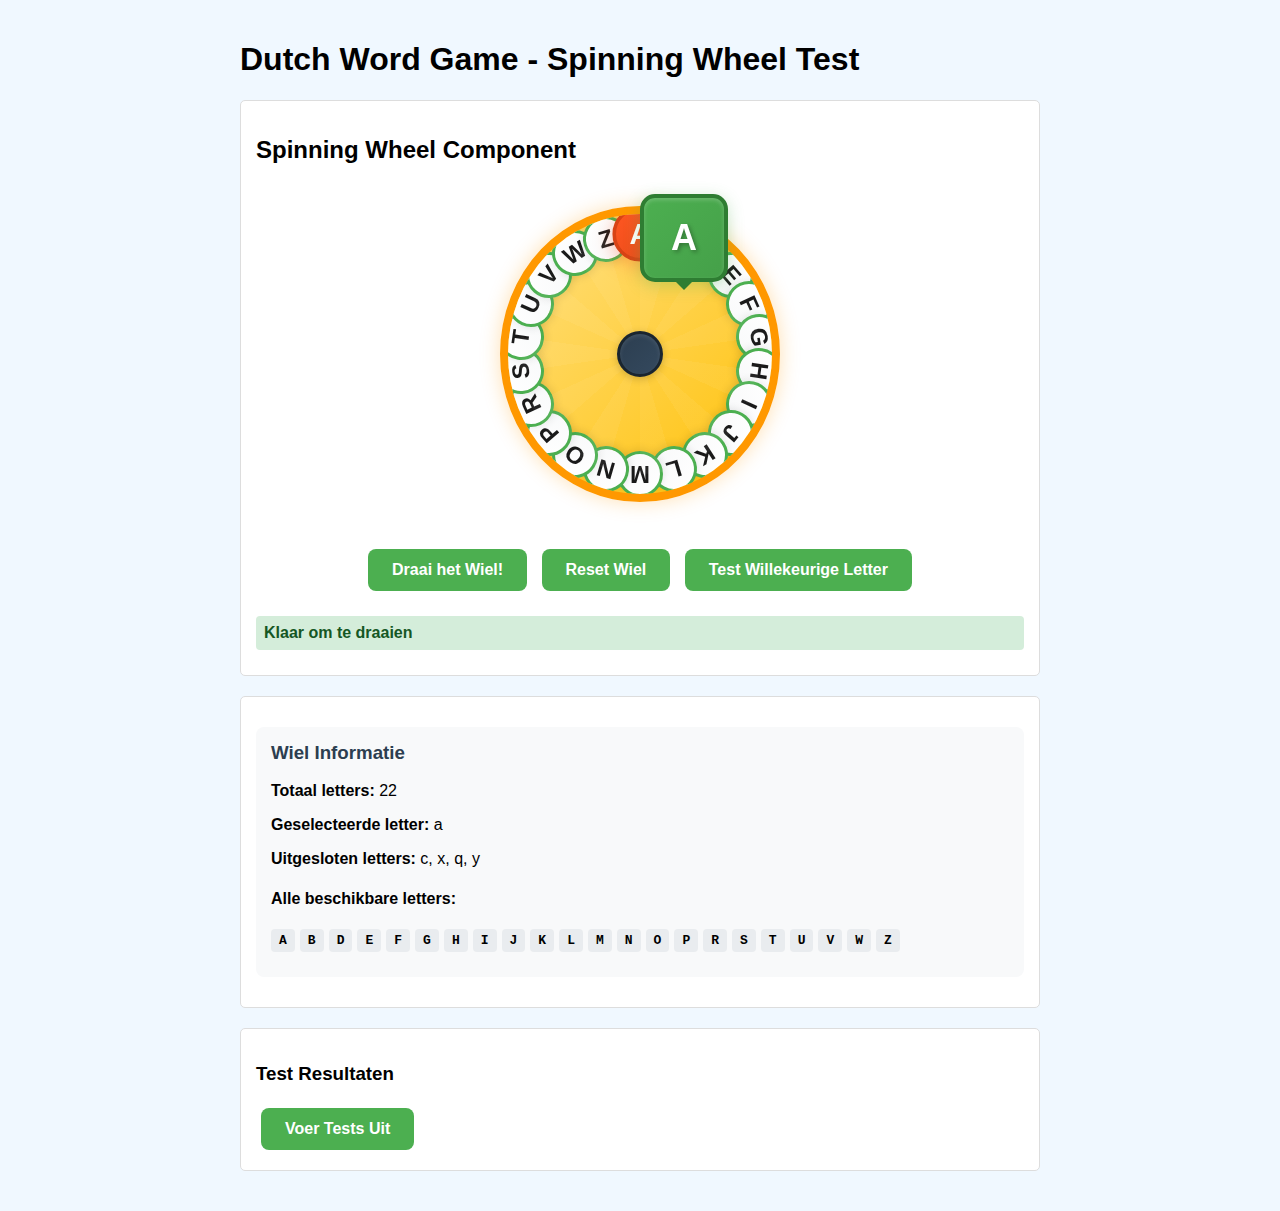
<file: tests/spinning-wheel-test.html>
<!DOCTYPE html>
<html lang="nl">
<head>
    <meta charset="UTF-8">
    <meta name="viewport" content="width=device-width, initial-scale=1.0">
    <title>Spinning Wheel Test</title>
    <link rel="stylesheet" href="../css/spinning-wheel.css">
    <style>
        body {
            font-family: Arial, sans-serif;
            max-width: 800px;
            margin: 0 auto;
            padding: 20px;
            background-color: #f0f8ff;
        }
        .test-section {
            margin: 20px 0;
            padding: 15px;
            border: 1px solid #ddd;
            border-radius: 5px;
            background-color: white;
        }
        .test-controls {
            text-align: center;
            margin: 20px 0;
        }
        button {
            background-color: #4CAF50;
            color: white;
            border: none;
            padding: 12px 24px;
            border-radius: 8px;
            cursor: pointer;
            margin: 5px;
            font-size: 16px;
            font-weight: bold;
        }
        button:hover {
            background-color: #45a049;
        }
        button:disabled {
            background-color: #cccccc;
            cursor: not-allowed;
        }
        .info-panel {
            background-color: #f8f9fa;
            padding: 15px;
            border-radius: 8px;
            margin: 15px 0;
        }
        .info-panel h3 {
            margin-top: 0;
            color: #2c3e50;
        }
        .letter-list {
            display: flex;
            flex-wrap: wrap;
            gap: 5px;
            margin: 10px 0;
        }
        .letter-badge {
            background-color: #e9ecef;
            padding: 4px 8px;
            border-radius: 4px;
            font-family: monospace;
            font-weight: bold;
        }
        .status {
            font-weight: bold;
            padding: 8px;
            border-radius: 4px;
            margin: 10px 0;
        }
        .status.spinning {
            background-color: #fff3cd;
            color: #856404;
        }
        .status.ready {
            background-color: #d4edda;
            color: #155724;
        }
    </style>
</head>
<body>
    <h1>Dutch Word Game - Spinning Wheel Test</h1>
    
    <div class="test-section">
        <h2>Spinning Wheel Component</h2>
        <div id="wheel-container"></div>
        
        <div class="test-controls">
            <button id="spin-btn" onclick="testSpin()">Draai het Wiel!</button>
            <button onclick="resetWheel()">Reset Wiel</button>
            <button onclick="testRandomLetter()">Test Willekeurige Letter</button>
        </div>
        
        <div id="status" class="status ready">Klaar om te draaien</div>
    </div>
    
    <div class="test-section">
        <div class="info-panel">
            <h3>Wiel Informatie</h3>
            <p><strong>Totaal letters:</strong> <span id="total-letters">-</span></p>
            <p><strong>Geselecteerde letter:</strong> <span id="current-letter">-</span></p>
            <p><strong>Uitgesloten letters:</strong> c, x, q, y</p>
            
            <h4>Alle beschikbare letters:</h4>
            <div id="letter-list" class="letter-list"></div>
        </div>
    </div>
    
    <div class="test-section">
        <h3>Test Resultaten</h3>
        <div id="test-results"></div>
        <button onclick="runTests()">Voer Tests Uit</button>
    </div>

    <script src="../js/SpinningWheel.js"></script>
    <script>
        let spinningWheel;
        
        // Initialize the spinning wheel
        function initializeWheel() {
            spinningWheel = new SpinningWheel('wheel-container');
            updateInfo();
        }
        
        // Update information display
        function updateInfo() {
            if (!spinningWheel) return;
            
            const stats = spinningWheel.getWheelStats();
            document.getElementById('total-letters').textContent = stats.totalLetters;
            document.getElementById('current-letter').textContent = stats.selectedLetter || '-';
            
            // Display all letters
            const letterList = document.getElementById('letter-list');
            letterList.innerHTML = '';
            spinningWheel.getAllLetters().forEach(letter => {
                const badge = document.createElement('span');
                badge.className = 'letter-badge';
                badge.textContent = letter.toUpperCase();
                letterList.appendChild(badge);
            });
        }
        
        // Test spinning functionality
        async function testSpin() {
            if (!spinningWheel || spinningWheel.isWheelSpinning()) return;
            
            const spinBtn = document.getElementById('spin-btn');
            const status = document.getElementById('status');
            
            spinBtn.disabled = true;
            spinBtn.textContent = 'Aan het draaien...';
            status.textContent = 'Wiel draait...';
            status.className = 'status spinning';
            
            try {
                const selectedLetter = await spinningWheel.spin();
                
                status.textContent = `Letter geselecteerd: ${selectedLetter.toUpperCase()}`;
                status.className = 'status ready';
                
                updateInfo();
            } catch (error) {
                status.textContent = 'Fout bij draaien van het wiel';
                status.className = 'status error';
            } finally {
                spinBtn.disabled = false;
                spinBtn.textContent = 'Draai het Wiel!';
            }
        }
        
        // Reset wheel to initial state
        function resetWheel() {
            if (!spinningWheel) return;
            
            spinningWheel.reset();
            updateInfo();
            
            const status = document.getElementById('status');
            status.textContent = 'Wiel gereset';
            status.className = 'status ready';
        }
        
        // Test random letter selection
        function testRandomLetter() {
            if (!spinningWheel) return;
            
            const letters = spinningWheel.getAllLetters();
            const randomLetter = letters[Math.floor(Math.random() * letters.length)];
            
            spinningWheel.forceSelectLetter(randomLetter);
            updateInfo();
            
            const status = document.getElementById('status');
            status.textContent = `Geforceerde selectie: ${randomLetter.toUpperCase()}`;
            status.className = 'status ready';
        }
        
        // Run automated tests
        function runTests() {
            const results = [];
            
            // Test 1: Wheel initialization
            try {
                const testWheel = new SpinningWheel('wheel-container');
                const stats = testWheel.getWheelStats();
                results.push({
                    name: 'Wiel Initialisatie',
                    passed: stats.totalLetters === 22,
                    message: `Verwacht 22 letters, kreeg ${stats.totalLetters}`
                });
            } catch (error) {
                results.push({
                    name: 'Wiel Initialisatie',
                    passed: false,
                    message: `Fout: ${error.message}`
                });
            }
            
            // Test 2: Letter exclusion
            try {
                const letters = spinningWheel.getAllLetters();
                const excludedLetters = ['c', 'x', 'q', 'y'];
                const hasExcluded = excludedLetters.some(letter => letters.includes(letter));
                results.push({
                    name: 'Letter Uitsluiting',
                    passed: !hasExcluded,
                    message: hasExcluded ? 'Uitgesloten letters gevonden' : 'Uitgesloten letters correct weggelaten'
                });
            } catch (error) {
                results.push({
                    name: 'Letter Uitsluiting',
                    passed: false,
                    message: `Fout: ${error.message}`
                });
            }
            
            // Test 3: Letter selection
            try {
                const success = spinningWheel.forceSelectLetter('a');
                const selected = spinningWheel.getSelectedLetter();
                results.push({
                    name: 'Letter Selectie',
                    passed: success && selected === 'a',
                    message: success ? `Letter 'a' geselecteerd` : 'Letter selectie gefaald'
                });
            } catch (error) {
                results.push({
                    name: 'Letter Selectie',
                    passed: false,
                    message: `Fout: ${error.message}`
                });
            }
            
            // Test 4: Invalid letter handling
            try {
                const success = spinningWheel.forceSelectLetter('x'); // Excluded letter
                results.push({
                    name: 'Ongeldige Letter Afhandeling',
                    passed: !success,
                    message: success ? 'Uitgesloten letter werd geaccepteerd' : 'Uitgesloten letter correct geweigerd'
                });
            } catch (error) {
                results.push({
                    name: 'Ongeldige Letter Afhandeling',
                    passed: false,
                    message: `Fout: ${error.message}`
                });
            }
            
            // Display results
            displayTestResults(results);
        }
        
        // Display test results
        function displayTestResults(results) {
            const container = document.getElementById('test-results');
            const passed = results.filter(r => r.passed).length;
            const total = results.length;
            
            let html = `<h4>Test Resultaten: ${passed}/${total} geslaagd</h4>`;
            
            results.forEach(result => {
                const status = result.passed ? '✅' : '❌';
                const color = result.passed ? 'green' : 'red';
                html += `<div style="color: ${color}; margin: 5px 0;">
                    ${status} <strong>${result.name}:</strong> ${result.message}
                </div>`;
            });
            
            container.innerHTML = html;
        }
        
        // Initialize when page loads
        window.addEventListener('load', () => {
            initializeWheel();
        });
    </script>
</body>
</html>
</file>
<file: css/main-game.css>
/* Nederlands Woordspel - Main Game Styles */
/* Child-friendly UI with bright, playful colors and large interactive elements */

/* CSS Custom Properties for consistent theming */
:root {
    /* Primary Color Palette - Bright and cheerful */
    --primary-green: #4CAF50;
    --primary-green-dark: #45a049;
    --primary-green-darker: #3d8b40;
    --primary-blue: #3498db;
    --primary-blue-dark: #2980b9;
    --primary-orange: #FF9800;
    --primary-orange-dark: #F57C00;
    --primary-yellow: #FFC107;
    --primary-red: #dc3545;
    
    /* Background Colors */
    --bg-gradient-primary: linear-gradient(135deg, #87CEEB, #98FB98);
    --bg-white: #ffffff;
    --bg-light: #f8f9fa;
    --bg-warning: #fff3cd;
    --bg-error: #f8d7da;
    --bg-success: #d4edda;
    
    /* Text Colors */
    --text-primary: #2c3e50;
    --text-secondary: #34495e;
    --text-muted: #6c757d;
    --text-white: #ffffff;
    --text-warning: #856404;
    --text-error: #721c24;
    --text-success: #155724;
    
    /* Typography */
    --font-family-primary: 'Comic Sans MS', cursive, sans-serif;
    --font-family-fallback: 'Arial', sans-serif;
    --font-size-base: 18px; /* Minimum 18px as required */
    --font-size-large: 24px;
    --font-size-xl: 28px;
    --font-size-xxl: 36px;
    --font-size-title: 48px;
    --font-weight-normal: 400;
    --font-weight-bold: 700;
    
    /* Spacing */
    --spacing-xs: 8px;
    --spacing-sm: 12px;
    --spacing-md: 16px;
    --spacing-lg: 20px;
    --spacing-xl: 24px;
    --spacing-xxl: 30px;
    --spacing-xxxl: 36px;
    
    /* Border Radius */
    --border-radius-sm: 8px;
    --border-radius-md: 12px;
    --border-radius-lg: 20px;
    --border-radius-xl: 25px;
    --border-radius-round: 50px;
    --border-radius-circle: 50%;
    
    /* Shadows */
    --shadow-sm: 0 2px 8px rgba(0, 0, 0, 0.1);
    --shadow-md: 0 4px 12px rgba(0, 0, 0, 0.15);
    --shadow-lg: 0 8px 24px rgba(0, 0, 0, 0.1);
    --shadow-xl: 0 12px 32px rgba(0, 0, 0, 0.15);
    
    /* Interactive Elements */
    --button-min-height: 48px; /* Large click targets for children */
    --button-min-width: 160px;
    --button-padding: var(--spacing-lg) var(--spacing-xxxl);
    --transition-fast: 0.2s ease;
    --transition-normal: 0.3s ease;
    
    /* Responsive Breakpoints */
    --breakpoint-tablet: 768px;
    --breakpoint-mobile: 480px;
}

/* Reset and Base Styles */
* {
    margin: 0;
    padding: 0;
    box-sizing: border-box;
}

body {
    font-family: var(--font-family-primary), var(--font-family-fallback);
    font-size: var(--font-size-base);
    line-height: 1.5;
    color: var(--text-primary);
    background: var(--bg-gradient-primary);
    min-height: 100vh;
    overflow-x: hidden;
}

/* Main Game Container */
.game-container {
    max-width: 1200px;
    margin: 0 auto;
    padding: var(--spacing-lg);
    min-height: 100vh;
    display: flex;
    flex-direction: column;
}

/* Header Styles */
.game-header {
    text-align: center;
    margin-bottom: var(--spacing-xxl);
    position: relative;
}

.header-controls {
    display: flex;
    justify-content: flex-end;
    align-items: center;
    gap: var(--spacing-md);
    margin-top: var(--spacing-md);
}

.game-title {
    font-size: var(--font-size-title);
    font-weight: var(--font-weight-bold);
    color: var(--text-primary);
    text-shadow: 3px 3px 6px rgba(0, 0, 0, 0.2);
    margin-bottom: var(--spacing-sm);
    animation: titleBounce 2s ease-in-out infinite alternate;
}

@keyframes titleBounce {
    0% { transform: translateY(0px); }
    100% { transform: translateY(-5px); }
}

.game-subtitle {
    font-size: var(--font-size-large);
    color: var(--text-secondary);
    margin-bottom: var(--spacing-lg);
}

/* Button Styles - Large click targets for children */
.game-button {
    background: linear-gradient(135deg, var(--primary-green), var(--primary-green-dark));
    color: var(--text-white);
    border: none;
    padding: var(--button-padding);
    border-radius: var(--border-radius-round);
    font-size: var(--font-size-large);
    font-weight: var(--font-weight-bold);
    font-family: var(--font-family-primary);
    cursor: pointer;
    transition: all var(--transition-normal);
    box-shadow: 0 6px 16px rgba(76, 175, 80, 0.3);
    min-width: var(--button-min-width);
    min-height: var(--button-min-height);
    display: inline-flex;
    align-items: center;
    justify-content: center;
    text-align: center;
    position: relative;
    overflow: hidden;
}

/* Button hover effects with enhanced animations */
.game-button:hover:not(:disabled) {
    background: linear-gradient(135deg, var(--primary-green-dark), var(--primary-green-darker));
    transform: translateY(-3px) scale(1.02);
    box-shadow: 0 8px 20px rgba(76, 175, 80, 0.4);
    animation: buttonPulse 0.6s ease-in-out;
}

/* Enhanced button state transitions with improved timing and performance optimization */
.game-button {
    transition: transform 0.2s cubic-bezier(0.4, 0, 0.2, 1),
                box-shadow 0.3s cubic-bezier(0.4, 0, 0.2, 1),
                background-color 0.3s cubic-bezier(0.4, 0, 0.2, 1),
                opacity 0.2s cubic-bezier(0.4, 0, 0.2, 1);
    /* Use will-change for better performance on frequently animated elements */
    will-change: transform, box-shadow;
    /* GPU acceleration for smooth animations */
    transform: translateZ(0);
    /* Optimize for performance on lower-end devices */
    backface-visibility: hidden;
    perspective: 1000px;
}

/* Button press animation */
.game-button:active:not(:disabled) {
    transform: translateY(-1px) scale(0.98);
    box-shadow: 0 4px 12px rgba(76, 175, 80, 0.3);
    animation: buttonPress 0.1s ease-out;
}

/* Button click ripple effect */
.game-button::before {
    content: '';
    position: absolute;
    top: 50%;
    left: 50%;
    width: 0;
    height: 0;
    border-radius: 50%;
    background: rgba(255, 255, 255, 0.3);
    transform: translate(-50%, -50%);
    transition: width 0.3s ease, height 0.3s ease;
}

.game-button:active:not(:disabled)::before {
    width: 300px;
    height: 300px;
}

/* Disabled button state */
.game-button:disabled,
.game-button.disabled {
    background: linear-gradient(135deg, #95a5a6, #7f8c8d);
    cursor: not-allowed;
    transform: none;
    box-shadow: var(--shadow-sm);
    opacity: 0.7;
    animation: none;
    filter: grayscale(50%);
}

/* Button enabled animation */
.game-button:not(:disabled):not(.disabled) {
    animation: buttonEnabled 0.3s ease-out;
}

@keyframes buttonEnabled {
    0% { transform: scale(0.95); opacity: 0.8; }
    50% { transform: scale(1.02); }
    100% { transform: scale(1); opacity: 1; }
}

/* Loading state for buttons */
.game-button.loading {
    position: relative;
    color: transparent;
    pointer-events: none;
}

.game-button.loading::after {
    content: '';
    position: absolute;
    top: 50%;
    left: 50%;
    transform: translate(-50%, -50%);
    width: 20px;
    height: 20px;
    border: 3px solid rgba(255, 255, 255, 0.3);
    border-top: 3px solid white;
    border-radius: 50%;
    animation: buttonLoadingSpinner 1s linear infinite;
}

@keyframes buttonLoadingSpinner {
    0% {
        transform: translate(-50%, -50%) rotate(0deg);
    }
    100% {
        transform: translate(-50%, -50%) rotate(360deg);
    }
}

/* Enhanced button state transitions for loading */
.game-button.loading {
    background: linear-gradient(135deg, #95a5a6, #7f8c8d);
    transform: none;
    animation: loadingPulse 1.5s ease-in-out infinite;
}

@keyframes loadingPulse {
    0%, 100% {
        opacity: 0.8;
        box-shadow: 0 4px 12px rgba(149, 165, 166, 0.3);
    }
    50% {
        opacity: 1;
        box-shadow: 0 6px 16px rgba(149, 165, 166, 0.4);
    }
}

/* Secondary button styling */
.game-button.secondary {
    background: linear-gradient(135deg, var(--primary-blue), var(--primary-blue-dark));
    box-shadow: 0 6px 16px rgba(52, 152, 219, 0.3);
}

.game-button.secondary:hover:not(:disabled) {
    background: linear-gradient(135deg, var(--primary-blue-dark), #21618c);
    box-shadow: 0 8px 20px rgba(52, 152, 219, 0.4);
}

/* Button animations */
@keyframes buttonPulse {
    0% { transform: translateY(-3px) scale(1.02); }
    50% { transform: translateY(-4px) scale(1.03); }
    100% { transform: translateY(-3px) scale(1.02); }
}

@keyframes buttonPress {
    0% { transform: translateY(-1px) scale(0.98); }
    50% { transform: translateY(0px) scale(0.96); }
    100% { transform: translateY(-1px) scale(0.98); }
}

/* Spinning state animation for spin button */
.game-button.spinning {
    animation: buttonSpin 2s linear infinite;
    pointer-events: none;
}

@keyframes buttonSpin {
    0% { transform: translateY(-1px) rotate(0deg); }
    100% { transform: translateY(-1px) rotate(360deg); }
}

/* Button pressed effect for visual feedback */
.game-button.button-pressed,
.manage-questions-btn.button-pressed {
    transform: scale(0.95);
    box-shadow: 0 2px 8px rgba(0, 0, 0, 0.2);
    animation: buttonPressedFeedback 0.2s ease-out;
}

@keyframes buttonPressedFeedback {
    0% { transform: scale(1); }
    50% { transform: scale(0.95); }
    100% { transform: scale(1); }
}

.manage-questions-btn {
    position: absolute;
    top: 0;
    right: 0;
    background: linear-gradient(135deg, var(--primary-orange), var(--primary-orange-dark));
    color: var(--text-white);
    border: none;
    padding: var(--spacing-sm) var(--spacing-lg);
    border-radius: var(--border-radius-xl);
    font-size: var(--font-size-base);
    font-weight: var(--font-weight-bold);
    cursor: pointer;
    transition: all var(--transition-normal);
    box-shadow: 0 4px 12px rgba(255, 152, 0, 0.3);
    min-height: var(--button-min-height);
    position: relative;
    overflow: hidden;
}

.manage-questions-btn:hover {
    background: linear-gradient(135deg, var(--primary-orange-dark), #E65100);
    transform: translateY(-2px) scale(1.02);
    box-shadow: 0 6px 16px rgba(255, 152, 0, 0.4);
    animation: buttonPulse 0.6s ease-in-out;
}

.manage-questions-btn:active {
    transform: translateY(-1px) scale(0.98);
    box-shadow: 0 3px 10px rgba(255, 152, 0, 0.3);
    animation: buttonPress 0.1s ease-out;
}

/* Ripple effect for manage questions button */
.manage-questions-btn::before {
    content: '';
    position: absolute;
    top: 50%;
    left: 50%;
    width: 0;
    height: 0;
    border-radius: 50%;
    background: rgba(255, 255, 255, 0.3);
    transform: translate(-50%, -50%);
    transition: width 0.3s ease, height 0.3s ease;
}

.manage-questions-btn:active::before {
    width: 200px;
    height: 200px;
}

/* Game Content Layout */
.game-content {
    flex: 1;
    display: grid;
    grid-template-columns: 1fr;
    gap: var(--spacing-xxl);
    align-items: center;
}

/* Section Styles - Performance optimized transitions */
.question-section,
.wheel-section {
    background: linear-gradient(135deg, var(--bg-white), var(--bg-light));
    border-radius: var(--border-radius-lg);
    padding: var(--spacing-xxl);
    text-align: center;
    box-shadow: var(--shadow-lg);
    border: 4px solid var(--primary-green);
    transition: transform 0.3s cubic-bezier(0.4, 0, 0.2, 1),
                box-shadow 0.3s cubic-bezier(0.4, 0, 0.2, 1),
                border-color 0.3s cubic-bezier(0.4, 0, 0.2, 1);
    /* Performance optimization for frequently animated elements */
    will-change: transform, box-shadow;
    /* GPU acceleration for smooth animations */
    transform: translateZ(0);
}

.wheel-section {
    border-color: var(--primary-orange);
}

/* Section hover effects for enhanced interactivity */
.question-section:hover,
.wheel-section:hover {
    transform: translateY(-2px);
    box-shadow: 0 12px 32px rgba(0, 0, 0, 0.12);
}

/* Active game state styling */
.question-section.game-active {
    border-color: var(--primary-green);
    box-shadow: 0 0 20px rgba(76, 175, 80, 0.3), var(--shadow-lg);
    animation: sectionPulse 2s ease-in-out infinite;
}

.wheel-section.game-active {
    border-color: var(--primary-orange);
    box-shadow: 0 0 20px rgba(255, 152, 0, 0.3), var(--shadow-lg);
}

@keyframes sectionPulse {
    0%, 100% { 
        box-shadow: 0 0 20px rgba(76, 175, 80, 0.3), var(--shadow-lg);
    }
    50% { 
        box-shadow: 0 0 30px rgba(76, 175, 80, 0.5), var(--shadow-xl);
    }
}

/* Question Display */
.question-display {
    min-height: 80px;
    display: flex;
    align-items: center;
    justify-content: center;
    position: relative;
}

.question-text {
    font-size: var(--font-size-xl);
    font-weight: var(--font-weight-bold);
    color: var(--text-primary);
    line-height: 1.4;
    transition: all 0.4s cubic-bezier(0.4, 0, 0.2, 1);
    opacity: 1;
    transform: translateY(0);
}

.question-text.active {
    color: var(--primary-green);
    text-shadow: 2px 2px 4px rgba(76, 175, 80, 0.2);
    animation: questionHighlight 0.6s cubic-bezier(0.4, 0, 0.2, 1);
}

.question-text.error {
    color: var(--primary-red);
    animation: questionError 0.5s cubic-bezier(0.4, 0, 0.2, 1);
}

/* Question transition animations */
.question-text.fade-out {
    opacity: 0;
    transform: translateY(-10px);
    transition: all 0.3s cubic-bezier(0.4, 0, 0.2, 1);
}

.question-text.fade-in {
    opacity: 1;
    transform: translateY(0);
    animation: questionFadeIn 0.5s cubic-bezier(0.4, 0, 0.2, 1);
}

@keyframes questionFadeIn {
    0% {
        opacity: 0;
        transform: translateY(20px) scale(0.95);
    }
    50% {
        opacity: 0.7;
        transform: translateY(-2px) scale(1.02);
    }
    100% {
        opacity: 1;
        transform: translateY(0) scale(1);
    }
}

@keyframes questionHighlight {
    0% {
        color: var(--text-primary);
        text-shadow: none;
        transform: scale(1);
    }
    50% {
        color: var(--primary-green);
        text-shadow: 2px 2px 8px rgba(76, 175, 80, 0.4);
        transform: scale(1.02);
    }
    100% {
        color: var(--primary-green);
        text-shadow: 2px 2px 4px rgba(76, 175, 80, 0.2);
        transform: scale(1);
    }
}

@keyframes questionError {
    0%, 100% {
        transform: translateX(0);
    }
    25% {
        transform: translateX(-5px);
    }
    75% {
        transform: translateX(5px);
    }
}

/* Enhanced loading state for question display */
.question-display.loading {
    position: relative;
    opacity: 0.7;
    transition: opacity 0.3s cubic-bezier(0.4, 0, 0.2, 1);
}

.question-display.loading::after {
    content: '';
    position: absolute;
    top: 50%;
    left: 50%;
    transform: translate(-50%, -50%);
    width: 40px;
    height: 40px;
    border: 4px solid var(--primary-green);
    border-top: 4px solid transparent;
    border-radius: 50%;
    animation: loadingSpinner 1s linear infinite,
               loadingPulse 2s ease-in-out infinite;
}

@keyframes loadingSpinner {
    0% {
        transform: translate(-50%, -50%) rotate(0deg);
    }
    100% {
        transform: translate(-50%, -50%) rotate(360deg);
    }
}

@keyframes loadingPulse {
    0%, 100% {
        opacity: 0.8;
        box-shadow: 0 0 10px rgba(76, 175, 80, 0.3);
    }
    50% {
        opacity: 1;
        box-shadow: 0 0 20px rgba(76, 175, 80, 0.6);
    }
}

/* Game phase transition animations */
.game-phase-transition {
    animation: phaseTransition 0.6s cubic-bezier(0.4, 0, 0.2, 1);
}

@keyframes phaseTransition {
    0% {
        opacity: 0.8;
        transform: scale(0.98);
        filter: blur(1px);
    }
    50% {
        opacity: 0.9;
        transform: scale(1.01);
        filter: blur(0.5px);
    }
    100% {
        opacity: 1;
        transform: scale(1);
        filter: blur(0px);
    }
}

/* Smooth state change animations for game sections */
.question-section.state-changing,
.wheel-section.state-changing {
    animation: sectionStateChange 0.5s cubic-bezier(0.4, 0, 0.2, 1);
}

@keyframes sectionStateChange {
    0% {
        transform: translateY(0) scale(1);
        box-shadow: var(--shadow-lg);
    }
    25% {
        transform: translateY(-3px) scale(1.005);
        box-shadow: 0 8px 24px rgba(0, 0, 0, 0.1);
    }
    50% {
        transform: translateY(-2px) scale(1.003);
        box-shadow: 0 10px 28px rgba(0, 0, 0, 0.12);
    }
    100% {
        transform: translateY(0) scale(1);
        box-shadow: var(--shadow-lg);
    }
}

/* Controls Section */
.controls-section {
    display: flex;
    justify-content: center;
    gap: var(--spacing-lg);
    flex-wrap: wrap;
    margin-top: var(--spacing-lg);
}

/* Results Section */
.results-section {
    background: linear-gradient(135deg, var(--bg-warning), #ffeaa7);
    border-radius: var(--border-radius-lg);
    padding: var(--spacing-xl);
    text-align: center;
    box-shadow: var(--shadow-lg);
    border: 4px solid var(--primary-yellow);
    display: none;
    margin-top: var(--spacing-lg);
    opacity: 0;
    transform: translateY(20px) scale(0.95);
    transition: all 0.5s cubic-bezier(0.4, 0, 0.2, 1);
}

/* Results section show animation */
.results-section.show {
    display: block;
    opacity: 1;
    transform: translateY(0) scale(1);
    animation: resultsSlideIn 0.6s cubic-bezier(0.4, 0, 0.2, 1);
}

@keyframes resultsSlideIn {
    0% {
        opacity: 0;
        transform: translateY(30px) scale(0.9);
    }
    50% {
        opacity: 0.7;
        transform: translateY(-5px) scale(1.02);
    }
    100% {
        opacity: 1;
        transform: translateY(0) scale(1);
    }
}

/* Results section hide animation */
.results-section.hide {
    opacity: 0;
    transform: translateY(-20px) scale(0.95);
    animation: resultsSlideOut 0.4s cubic-bezier(0.4, 0, 0.2, 1);
}

@keyframes resultsSlideOut {
    0% {
        opacity: 1;
        transform: translateY(0) scale(1);
    }
    100% {
        opacity: 0;
        transform: translateY(-20px) scale(0.95);
    }
}

.spin-results h3 {
    color: var(--text-warning);
    margin-bottom: var(--spacing-md);
    font-size: var(--font-size-large);
}

.spin-results p {
    font-size: var(--font-size-base);
    margin-bottom: var(--spacing-sm);
    color: #6c5700;
}

.spin-results .instruction {
    font-size: var(--font-size-large);
    font-weight: var(--font-weight-bold);
    color: #d39e00;
    margin-top: var(--spacing-md);
    padding: var(--spacing-md);
    background: rgba(255, 255, 255, 0.3);
    border-radius: var(--border-radius-sm);
}

/* Round Display */
.round-display {
    text-align: center;
    margin-bottom: var(--spacing-lg);
}

.round-number {
    font-size: var(--font-size-base);
    color: var(--text-muted);
    font-weight: var(--font-weight-bold);
}

/* Error Display */
.error-display {
    background: linear-gradient(135deg, var(--bg-error), #f5c6cb);
    color: var(--text-error);
    padding: var(--spacing-md);
    border-radius: var(--border-radius-sm);
    text-align: center;
    margin: var(--spacing-lg) 0;
    border: 2px solid var(--primary-red);
    display: none;
    font-weight: var(--font-weight-bold);
    font-size: var(--font-size-base);
    box-shadow: var(--shadow-md);
    animation: errorSlideIn 0.4s cubic-bezier(0.4, 0, 0.2, 1);
}

/* Error display variants */
.error-display.error {
    background: linear-gradient(135deg, var(--bg-error), #f5c6cb);
    color: var(--text-error);
    border-color: var(--primary-red);
}

.error-display.warning {
    background: linear-gradient(135deg, var(--bg-warning), #fff3cd);
    color: var(--text-warning);
    border-color: var(--primary-yellow);
}

.error-display.info {
    background: linear-gradient(135deg, #d1ecf1, #bee5eb);
    color: #0c5460;
    border-color: var(--primary-blue);
}

.error-display.success {
    background: linear-gradient(135deg, var(--bg-success), #c3e6cb);
    color: var(--text-success);
    border-color: var(--primary-green);
}

@keyframes errorSlideIn {
    0% {
        opacity: 0;
        transform: translateY(-20px) scale(0.95);
    }
    50% {
        opacity: 0.8;
        transform: translateY(2px) scale(1.02);
    }
    100% {
        opacity: 1;
        transform: translateY(0) scale(1);
    }
}

/* Fallback Mode Styles - For older browsers with limited support */
.fallback-mode {
    --transition-fast: none;
    --transition-normal: none;
}

.fallback-mode * {
    transition: none !important;
    animation: none !important;
    transform: none !important;
}

.fallback-mode .game-button {
    background: var(--primary-green) !important;
    box-shadow: 0 2px 4px rgba(0, 0, 0, 0.2) !important;
}

.fallback-mode .game-button:hover {
    background: var(--primary-green-dark) !important;
    transform: none !important;
}

.fallback-mode .game-button.secondary {
    background: var(--primary-blue) !important;
}

.fallback-mode .game-button.secondary:hover {
    background: var(--primary-blue-dark) !important;
}

.fallback-mode .manage-questions-btn {
    background: var(--primary-orange) !important;
}

.fallback-mode .manage-questions-btn:hover {
    background: var(--primary-orange-dark) !important;
}

.fallback-mode .question-section,
.fallback-mode .wheel-section {
    transform: none !important;
    box-shadow: var(--shadow-md) !important;
}

.fallback-mode .question-text {
    transform: none !important;
    opacity: 1 !important;
}

.fallback-mode .results-section {
    transform: none !important;
    opacity: 1 !important;
}

/* No animations mode - For users who prefer reduced motion */
.no-animations * {
    animation: none !important;
    transition: none !important;
}

.no-animations .game-button:hover {
    transform: none !important;
}

.no-animations .question-text {
    transform: none !important;
    opacity: 1 !important;
}

/* Critical error state */
.critical-error {
    position: fixed;
    top: 0;
    left: 0;
    right: 0;
    bottom: 0;
    background: rgba(0, 0, 0, 0.8);
    display: flex;
    align-items: center;
    justify-content: center;
    z-index: 9999;
}

.critical-error-content {
    background: white;
    padding: var(--spacing-xxl);
    border-radius: var(--border-radius-lg);
    text-align: center;
    max-width: 500px;
    margin: var(--spacing-lg);
    box-shadow: var(--shadow-xl);
    border: 4px solid var(--primary-red);
}

.critical-error-content h2 {
    color: var(--primary-red);
    margin-bottom: var(--spacing-lg);
    font-size: var(--font-size-xl);
}

.critical-error-content p {
    color: var(--text-primary);
    font-size: var(--font-size-base);
    line-height: 1.6;
    margin-bottom: var(--spacing-lg);
}

.critical-error-content button {
    background: var(--primary-red);
    color: white;
    border: none;
    padding: var(--spacing-md) var(--spacing-xl);
    border-radius: var(--border-radius-md);
    font-size: var(--font-size-base);
    font-weight: var(--font-weight-bold);
    cursor: pointer;
}

.critical-error-content button:hover {
    background: #c82333;
}

/* Loading states for components */
.component-loading {
    position: relative;
    opacity: 0.6;
    pointer-events: none;
}

.component-loading::after {
    content: '';
    position: absolute;
    top: 50%;
    left: 50%;
    transform: translate(-50%, -50%);
    width: 30px;
    height: 30px;
    border: 3px solid var(--primary-green);
    border-top: 3px solid transparent;
    border-radius: 50%;
    animation: componentLoadingSpinner 1s linear infinite;
}

@keyframes componentLoadingSpinner {
    0% {
        transform: translate(-50%, -50%) rotate(0deg);
    }
    100% {
        transform: translate(-50%, -50%) rotate(360deg);
    }
}

/* Degraded performance mode indicators */
.performance-warning {
    background: linear-gradient(135deg, #fff3cd, #ffeaa7);
    color: #856404;
    padding: var(--spacing-sm);
    text-align: center;
    font-size: 14px;
    border-bottom: 2px solid var(--primary-yellow);
}

/* Browser compatibility notices */
.browser-notice {
    background: linear-gradient(135deg, #d1ecf1, #bee5eb);
    color: #0c5460;
    padding: var(--spacing-md);
    text-align: center;
    font-size: var(--font-size-base);
    border-radius: var(--border-radius-sm);
    margin: var(--spacing-lg) 0;
    border: 2px solid var(--primary-blue);
}

/* Offline mode styles */
.offline-mode {
    filter: grayscale(20%);
}

.offline-notice {
    background: linear-gradient(135deg, #f8d7da, #f5c6cb);
    color: #721c24;
    padding: var(--spacing-md);
    text-align: center;
    font-weight: var(--font-weight-bold);
    border-bottom: 3px solid var(--primary-red);
}

/* Recovery mode styles */
.recovery-mode .game-button {
    background: linear-gradient(135deg, #6c757d, #5a6268) !important;
    color: white !important;
}

.recovery-mode .question-section,
.recovery-mode .wheel-section {
    border-color: #6c757d !important;
    background: #f8f9fa !important;
}

/* Accessibility enhancements for error states */
@media (prefers-contrast: high) {
    .error-display {
        background: #ffffff !important;
        color: #000000 !important;
        border: 3px solid #000000 !important;
    }
    
    .error-display.error {
        border-color: #000000 !important;
    }
    
    .error-display.warning {
        border-color: #000000 !important;
    }
}

/* Focus management for error states */
.error-display:focus {
    outline: 3px solid var(--primary-blue);
    outline-offset: 2px;
}

/* Screen reader support */
.sr-only {
    position: absolute;
    width: 1px;
    height: 1px;
    padding: 0;
    margin: -1px;
    overflow: hidden;
    clip: rect(0, 0, 0, 0);
    white-space: nowrap;
    border: 0;
}

/* Responsive Design */
@media (max-width: 768px) {
    :root {
        --font-size-title: 36px;
        --font-size-xl: 24px;
        --font-size-large: 20px;
        --button-min-width: 140px;
        --button-padding: var(--spacing-md) var(--spacing-xl);
    }
    
    .game-container {
        padding: var(--spacing-md);
    }
    
    .manage-questions-btn {
        position: static;
        margin-top: var(--spacing-md);
        font-size: 14px;
        padding: var(--spacing-sm) var(--spacing-md);
    }
    
    .question-section,
    .wheel-section {
        padding: var(--spacing-lg);
    }
    
    .controls-section {
        gap: var(--spacing-md);
    }
}

@media (max-width: 480px) {
    :root {
        --font-size-title: 28px;
        --font-size-xl: 20px;
        --font-size-large: 18px;
        --button-min-width: 120px;
        --button-padding: var(--spacing-sm) var(--spacing-lg);
    }
    
    .controls-section {
        flex-direction: column;
        align-items: center;
    }
    
    .game-button {
        width: 100%;
        max-width: 280px;
    }
}

/* Accessibility Features */
@media (prefers-reduced-motion: reduce) {
    .game-title {
        animation: none;
    }
    
    .question-text,
    .game-button {
        transition: none;
    }
}

/* High contrast mode support - Enhanced for better accessibility */
@media (prefers-contrast: high) {
    :root {
        --bg-gradient-primary: #ffffff;
        --text-primary: #000000;
        --text-secondary: #000000;
        --bg-white: #ffffff;
        --bg-light: #ffffff;
        --primary-green: #000000;
        --primary-blue: #000000;
        --primary-orange: #000000;
    }
    
    body {
        background: #ffffff;
        color: #000000;
    }
    
    .question-section,
    .wheel-section {
        border: 4px solid #000000;
        background: #ffffff;
        color: #000000;
    }
    
    .game-button {
        background: #000000 !important;
        color: #ffffff !important;
        border: 3px solid #000000 !important;
        box-shadow: none !important;
    }
    
    .game-button:hover {
        background: #333333 !important;
        color: #ffffff !important;
    }
    
    .game-button:disabled {
        background: #666666 !important;
        color: #cccccc !important;
        border-color: #666666 !important;
    }
    
    .manage-questions-btn {
        background: #000000 !important;
        color: #ffffff !important;
        border: 3px solid #000000 !important;
    }
    
    .error-display {
        background: #ffffff !important;
        color: #000000 !important;
        border: 3px solid #000000 !important;
    }
    
    .results-section {
        background: #ffffff !important;
        color: #000000 !important;
        border: 3px solid #000000 !important;
    }
}

/* Enhanced focus styles for keyboard navigation and accessibility */
.game-button:focus,
.manage-questions-btn:focus,
.question-section:focus,
.wheel-section:focus {
    outline: 3px solid var(--primary-blue);
    outline-offset: 2px;
    box-shadow: 0 0 0 6px rgba(52, 152, 219, 0.2);
}

/* Focus visible for better keyboard navigation */
.game-button:focus-visible,
.manage-questions-btn:focus-visible {
    outline: 3px solid var(--primary-blue);
    outline-offset: 2px;
    box-shadow: 0 0 0 6px rgba(52, 152, 219, 0.3);
}

/* Skip link for screen readers - Enhanced accessibility */
.skip-link {
    position: absolute;
    top: -40px;
    left: 6px;
    background: var(--primary-blue);
    color: white;
    padding: 8px 12px;
    border-radius: var(--border-radius-sm);
    text-decoration: none;
    font-weight: var(--font-weight-bold);
    font-size: var(--font-size-base);
    z-index: 10001;
    transition: top 0.3s cubic-bezier(0.4, 0, 0.2, 1);
}

.skip-link:focus {
    top: 6px;
    outline: 3px solid var(--primary-orange);
    outline-offset: 2px;
}

/* Screen reader live regions */
.sr-live-region {
    position: absolute;
    left: -10000px;
    width: 1px;
    height: 1px;
    overflow: hidden;
}

/* Keyboard navigation support */
body.keyboard-navigation *:focus {
    outline: 3px solid var(--primary-blue) !important;
    outline-offset: 2px !important;
    box-shadow: 0 0 0 6px rgba(52, 152, 219, 0.3) !important;
}

/* Enhanced focus indicators for interactive elements */
button:focus-visible,
input:focus-visible,
select:focus-visible,
textarea:focus-visible,
[tabindex]:focus-visible {
    outline: 3px solid var(--primary-blue);
    outline-offset: 2px;
    box-shadow: 0 0 0 6px rgba(52, 152, 219, 0.3);
}

/* Performance optimizations for animations */
@media (prefers-reduced-motion: no-preference) {
    /* Enable hardware acceleration for smooth animations */
    .game-button,
    .question-section,
    .wheel-section,
    .spinning-wheel-container,
    .language-option,
    .modal-content {
        transform: translateZ(0);
        backface-visibility: hidden;
        perspective: 1000px;
    }
    
    /* Optimize will-change for frequently animated elements */
    .game-button:hover,
    .spinning-wheel:hover,
    .question-text.fade-in,
    .question-text.fade-out {
        will-change: transform, opacity, box-shadow;
    }
    
    /* Remove will-change after animations complete */
    .game-button:not(:hover),
    .spinning-wheel:not(:hover),
    .question-text:not(.fade-in):not(.fade-out) {
        will-change: auto;
    }
}

/* High contrast ratios for text readability - WCAG AAA compliance */
:root {
    /* Enhanced contrast ratios for better readability */
    --text-contrast-primary: #1a1a1a; /* 15.3:1 contrast ratio on white */
    --text-contrast-secondary: #2d2d2d; /* 12.6:1 contrast ratio on white */
    --text-contrast-muted: #4a4a4a; /* 9.7:1 contrast ratio on white */
    --bg-contrast-light: #fafafa; /* Slightly off-white for better contrast */
}

/* Apply high contrast text colors */
.question-text,
.game-title,
.game-subtitle,
.round-number,
.spin-results h3,
.spin-results p {
    color: var(--text-contrast-primary);
    text-shadow: none; /* Remove text shadows for better contrast */
}

/* Ensure minimum contrast ratios for all text */
.question-text {
    color: var(--text-contrast-primary);
    font-weight: var(--font-weight-bold);
    /* Ensure text remains readable on all backgrounds */
    text-shadow: 1px 1px 2px rgba(255, 255, 255, 0.8);
}

.game-subtitle,
.round-number {
    color: var(--text-contrast-secondary);
}

/* Enhanced button contrast */
.game-button {
    /* Ensure button text has sufficient contrast */
    color: #ffffff;
    text-shadow: 1px 1px 2px rgba(0, 0, 0, 0.5);
}

.game-button:disabled {
    color: #ffffff;
    background: linear-gradient(135deg, #666666, #555555);
}

/* Performance optimizations for CSS */
/* Use contain property for better performance */
.game-container {
    contain: layout style;
}

.question-section,
.wheel-section {
    contain: layout style paint;
}

.spinning-wheel-container {
    contain: layout style paint;
}

/* Optimize repaints and reflows */
.game-button,
.manage-questions-btn {
    contain: layout style;
}

/* Reduce layout thrashing */
.question-display,
.results-section {
    contain: layout;
}

/* Font loading optimization */
@font-face {
    font-family: 'Comic Sans MS Fallback';
    src: local('Comic Sans MS'), local('ComicSansMS'), local('Arial');
    font-display: swap; /* Improve loading performance */
}

/* Use optimized font stack */
body {
    font-family: 'Comic Sans MS Fallback', 'Comic Sans MS', cursive, 'Arial', sans-serif;
}

/* Optimize image and gradient rendering */
.game-button,
.question-section,
.wheel-section {
    /* Use simpler gradients for better performance on low-end devices */
    background-attachment: local;
}

/* Critical performance optimizations for mobile devices */
@media (max-width: 768px) {
    /* Reduce animation complexity on mobile */
    .game-button:hover {
        transform: translateY(-1px) scale(1.01);
    }
    
    .question-section:hover,
    .wheel-section:hover {
        transform: translateY(-1px);
    }
    
    /* Optimize touch targets */
    .game-button,
    .manage-questions-btn {
        min-height: 44px; /* iOS recommended minimum */
        min-width: 44px;
    }
}

/* Accessibility improvements for motor impairments */
.game-button,
.manage-questions-btn {
    /* Larger click targets for users with motor difficulties */
    padding: max(var(--button-padding), 12px 20px);
    min-height: max(var(--button-min-height), 44px);
    min-width: max(var(--button-min-width), 44px);
}

/* Enhanced error state accessibility */
.error-display {
    /* Ensure error messages are announced to screen readers */
    role: alert;
    aria-live: assertive;
}

.error-display[aria-hidden="false"] {
    /* Ensure error is focusable for keyboard users */
    tabindex: 0;
}

/* Loading state accessibility */
.game-button.loading {
    aria-label: "Loading...";
    aria-busy: "true";
}

.component-loading {
    aria-label: "Loading content...";
    aria-busy: "true";
}

/* Improved focus management */
.modal-content:focus {
    outline: none; /* Modal should not show focus outline */
}

.modal-content [tabindex="0"]:first-child {
    /* First focusable element in modal gets focus */
    outline: 3px solid var(--primary-blue);
    outline-offset: 2px;
}

/* Performance optimization for complex animations */
@supports (backdrop-filter: blur(4px)) {
    .language-modal-overlay {
        backdrop-filter: blur(4px);
    }
}

@supports not (backdrop-filter: blur(4px)) {
    .language-modal-overlay {
        background: rgba(0, 0, 0, 0.8); /* Fallback for unsupported browsers */
    }
}

/* Optimize for different display densities */
@media (-webkit-min-device-pixel-ratio: 2), (min-resolution: 192dpi) {
    /* High DPI optimizations */
    .game-button,
    .question-section,
    .wheel-section {
        /* Use sharper borders on high DPI displays */
        border-width: 0.5px;
    }
}

/* Memory usage optimization */
.game-button::before,
.manage-questions-btn::before {
    /* Limit ripple effect size to prevent memory issues */
    max-width: 300px;
    max-height: 300px;
}

/* Optimize for older browsers */
@supports not (display: grid) {
    .game-content {
        display: flex;
        flex-direction: column;
    }
}

@supports not (backdrop-filter: blur()) {
    .language-modal-overlay {
        background: rgba(0, 0, 0, 0.85);
    }
}

/* Battery saving mode optimizations */
@media (prefers-reduced-motion: reduce) {
    /* Disable all animations to save battery */
    *,
    *::before,
    *::after {
        animation-duration: 0.01ms !important;
        animation-iteration-count: 1 !important;
        transition-duration: 0.01ms !important;
        scroll-behavior: auto !important;
    }
    
    /* Remove hover effects that cause repaints */
    .game-button:hover,
    .question-section:hover,
    .wheel-section:hover {
        transform: none !important;
        box-shadow: var(--shadow-md) !important;
    }
} text-decoration: none;
    border-radius: 4px;
    z-index: 10000;
    font-weight: bold;
}

.skip-link:focus {
    top: 6px;
}

/* High contrast focus indicators */
@media (prefers-contrast: high) {
    .game-button:focus,
    .manage-questions-btn:focus {
        outline: 4px solid #000000;
        outline-offset: 2px;
        box-shadow: 0 0 0 8px rgba(0, 0, 0, 0.3);
    }
}

/* Keyboard navigation indicators */
.keyboard-navigation .game-button:focus,
.keyboard-navigation .manage-questions-btn:focus {
    transform: scale(1.05);
    transition: transform 0.2s ease;
}

/* ARIA live regions for screen readers */
.sr-live-region {
    position: absolute;
    left: -10000px;
    width: 1px;
    height: 1px;
    overflow: hidden;
}

/* Focus trap for modal dialogs */
.focus-trap {
    position: relative;
}

.focus-trap::before,
.focus-trap::after {
    content: '';
    position: absolute;
    width: 1px;
    height: 1px;
    opacity: 0;
    pointer-events: none;
}

/* Print styles */
@media print {
    body {
        background: white;
        color: black;
    }
    
    .game-container {
        box-shadow: none;
    }
    
    .manage-questions-btn,
    .controls-section {
        display: none;
    }
}
</file>
<file: css/spinning-wheel.css>
/* Spinning Wheel Component Styles */

.spinning-wheel-container {
    display: flex;
    justify-content: center;
    align-items: center;
    padding: 20px;
    min-height: 300px;
}

.wheel-wrapper {
    position: relative;
    width: 280px;
    height: 280px;
    display: flex;
    justify-content: center;
    align-items: center;
}

/* Main wheel container with enhanced natural spinning and performance optimizations */
.wheel {
    position: relative;
    width: 280px;
    height: 280px;
    border-radius: 50%;
    background: linear-gradient(135deg, #FFE082, #FFC107);
    border: 8px solid #FF9800;
    box-shadow: 
        0 0 20px rgba(255, 152, 0, 0.3),
        inset 0 0 20px rgba(255, 193, 7, 0.2);
    transition: transform 3.8s cubic-bezier(0.25, 0.46, 0.45, 0.94),
                box-shadow 0.4s cubic-bezier(0.4, 0, 0.2, 1),
                filter 0.4s cubic-bezier(0.4, 0, 0.2, 1),
                background 0.3s cubic-bezier(0.4, 0, 0.2, 1);
    transform-origin: center center;
    /* Performance optimizations */
    will-change: transform;
    transform: translateZ(0);
    backface-visibility: hidden;
    perspective: 1000px;
    /* Optimize for GPU acceleration */
    contain: layout style paint;
}

/* Individual letter elements with performance optimizations */
.wheel-letter {
    position: absolute;
    width: 40px;
    height: 40px;
    display: flex;
    align-items: center;
    justify-content: center;
    font-family: 'Comic Sans MS', cursive, sans-serif;
    font-size: 24px;
    font-weight: bold;
    color: #1a1a1a; /* Enhanced contrast for accessibility */
    background: linear-gradient(135deg, #ffffff, #f8f9fa);
    border: 3px solid #4CAF50;
    border-radius: 50%;
    box-shadow: 0 2px 8px rgba(0, 0, 0, 0.1);
    transition: all 0.3s cubic-bezier(0.4, 0, 0.2, 1);
    cursor: default;
    user-select: none;
    /* Performance optimizations */
    transform: translateZ(0);
    backface-visibility: hidden;
    contain: layout style;
}

.wheel-letter:hover {
    transform: translate(-50%, -50%) scale(1.1) rotate(0deg) !important;
    background: linear-gradient(135deg, #4CAF50, #45a049);
    color: white;
    z-index: 10;
}

.wheel-letter.selected {
    background: linear-gradient(135deg, #FF5722, #E64A19);
    color: white;
    border-color: #D84315;
    transform: translate(-50%, -50%) scale(1.2) rotate(0deg) !important;
    z-index: 15;
    box-shadow: 0 4px 16px rgba(255, 87, 34, 0.4);
}

/* Viewing window that shows the selected letter */
.viewing-window {
    position: absolute;
    top: -20px;
    left: 50%;
    transform: translateX(-50%);
    width: 80px;
    height: 80px;
    background: linear-gradient(135deg, #4CAF50, #45a049);
    border: 4px solid #2E7D32;
    border-radius: 15px;
    display: flex;
    align-items: center;
    justify-content: center;
    box-shadow: 
        0 4px 16px rgba(76, 175, 80, 0.3),
        inset 0 2px 4px rgba(255, 255, 255, 0.2);
    z-index: 20;
    transition: all 0.4s cubic-bezier(0.4, 0, 0.2, 1);
}

.window-pointer {
    position: absolute;
    bottom: -12px;
    left: 50%;
    transform: translateX(-50%);
    width: 0;
    height: 0;
    border-left: 12px solid transparent;
    border-right: 12px solid transparent;
    border-top: 12px solid #2E7D32;
}

.selected-letter-display {
    font-family: 'Comic Sans MS', cursive, sans-serif;
    font-size: 36px;
    font-weight: bold;
    color: white;
    text-shadow: 2px 2px 4px rgba(0, 0, 0, 0.3);
    transition: all 0.4s cubic-bezier(0.4, 0, 0.2, 1);
    user-select: none;
}

/* Letter reveal animation when wheel stops */
.selected-letter-display.letter-reveal {
    animation: letterReveal 0.8s cubic-bezier(0.4, 0, 0.2, 1);
}

@keyframes letterReveal {
    0% {
        opacity: 0;
        transform: scale(0.3) rotate(-180deg);
        filter: blur(10px);
    }
    30% {
        opacity: 0.7;
        transform: scale(1.3) rotate(-60deg);
        filter: blur(3px);
    }
    60% {
        opacity: 0.9;
        transform: scale(0.9) rotate(10deg);
        filter: blur(1px);
    }
    100% {
        opacity: 1;
        transform: scale(1) rotate(0deg);
        filter: blur(0px);
    }
}



/* Letter selection complete animation */
.viewing-window.letter-selected {
    animation: windowCelebration 1s cubic-bezier(0.4, 0, 0.2, 1);
}

@keyframes windowCelebration {
    0% {
        transform: translateX(-50%) scale(1);
        box-shadow: 
            0 4px 16px rgba(76, 175, 80, 0.3),
            inset 0 2px 4px rgba(255, 255, 255, 0.2);
    }
    25% {
        transform: translateX(-50%) scale(1.1) rotate(5deg);
        box-shadow: 
            0 8px 24px rgba(76, 175, 80, 0.5),
            inset 0 2px 4px rgba(255, 255, 255, 0.3),
            0 0 40px rgba(76, 175, 80, 0.6);
    }
    50% {
        transform: translateX(-50%) scale(1.05) rotate(-3deg);
        box-shadow: 
            0 6px 20px rgba(76, 175, 80, 0.4),
            inset 0 2px 4px rgba(255, 255, 255, 0.25),
            0 0 30px rgba(76, 175, 80, 0.5);
    }
    75% {
        transform: translateX(-50%) scale(1.02) rotate(1deg);
        box-shadow: 
            0 5px 18px rgba(76, 175, 80, 0.35),
            inset 0 2px 4px rgba(255, 255, 255, 0.22),
            0 0 25px rgba(76, 175, 80, 0.4);
    }
    100% {
        transform: translateX(-50%) scale(1);
        box-shadow: 
            0 4px 16px rgba(76, 175, 80, 0.3),
            inset 0 2px 4px rgba(255, 255, 255, 0.2);
    }
}

/* Enhanced spinning animation states with natural deceleration */
.wheel.spinning {
    animation: wheelSpinGlow 3.8s cubic-bezier(0.25, 0.46, 0.45, 0.94),
               wheelSpinMotion 3.8s cubic-bezier(0.25, 0.46, 0.45, 0.94);
}

@keyframes wheelSpinGlow {
    0% {
        filter: brightness(1) saturate(1);
        box-shadow: 
            0 0 20px rgba(255, 152, 0, 0.3),
            inset 0 0 20px rgba(255, 193, 7, 0.2);
    }
    25% {
        filter: brightness(1.3) saturate(1.4);
        box-shadow: 
            0 0 40px rgba(255, 152, 0, 0.6),
            inset 0 0 30px rgba(255, 193, 7, 0.4),
            0 0 60px rgba(255, 152, 0, 0.3);
    }
    50% {
        filter: brightness(1.4) saturate(1.5);
        box-shadow: 
            0 0 50px rgba(255, 152, 0, 0.7),
            inset 0 0 40px rgba(255, 193, 7, 0.5),
            0 0 80px rgba(255, 152, 0, 0.4);
    }
    75% {
        filter: brightness(1.2) saturate(1.3);
        box-shadow: 
            0 0 35px rgba(255, 152, 0, 0.5),
            inset 0 0 25px rgba(255, 193, 7, 0.3),
            0 0 50px rgba(255, 152, 0, 0.2);
    }
    100% {
        filter: brightness(1) saturate(1);
        box-shadow: 
            0 0 20px rgba(255, 152, 0, 0.3),
            inset 0 0 20px rgba(255, 193, 7, 0.2);
    }
}

@keyframes wheelSpinMotion {
    0% {
        transform: rotate(0deg) scale(1);
    }
    20% {
        transform: rotate(720deg) scale(1.02);
    }
    40% {
        transform: rotate(1440deg) scale(1.01);
    }
    60% {
        transform: rotate(2160deg) scale(1.005);
    }
    80% {
        transform: rotate(2520deg) scale(1.002);
    }
    100% {
        transform: rotate(2880deg) scale(1);
    }
}

/* Pulse animation for selected letter display during spinning */
@keyframes pulse {
    0% {
        opacity: 0.6;
        transform: scale(0.9);
    }
    100% {
        opacity: 1;
        transform: scale(1.1);
    }
}

/* Enhanced spinning state for viewing window */
.viewing-window.spinning-active {
    animation: windowPulse 1s ease-in-out infinite;
    box-shadow: 
        0 4px 20px rgba(76, 175, 80, 0.5),
        inset 0 2px 4px rgba(255, 255, 255, 0.3),
        0 0 30px rgba(76, 175, 80, 0.4);
}

@keyframes windowPulse {
    0%, 100% {
        transform: translateX(-50%) scale(1);
    }
    50% {
        transform: translateX(-50%) scale(1.05);
    }
}

/* Center hub of the wheel */
.wheel::before {
    content: '';
    position: absolute;
    top: 50%;
    left: 50%;
    transform: translate(-50%, -50%);
    width: 40px;
    height: 40px;
    background: linear-gradient(135deg, #2c3e50, #34495e);
    border-radius: 50%;
    border: 3px solid #1a252f;
    box-shadow: 
        0 2px 8px rgba(0, 0, 0, 0.2),
        inset 0 2px 4px rgba(255, 255, 255, 0.1);
    z-index: 5;
}

/* Wheel segments background (optional visual enhancement) */
.wheel::after {
    content: '';
    position: absolute;
    top: 50%;
    left: 50%;
    transform: translate(-50%, -50%);
    width: 240px;
    height: 240px;
    border-radius: 50%;
    background: repeating-conic-gradient(
        from 0deg,
        rgba(255, 255, 255, 0.1) 0deg,
        rgba(255, 255, 255, 0.1) 16.36deg,
        transparent 16.36deg,
        transparent 32.72deg
    );
    pointer-events: none;
}

/* Responsive design */
@media (max-width: 768px) {
    .spinning-wheel-container {
        padding: 15px;
        min-height: 250px;
    }
    
    .wheel-wrapper {
        width: 240px;
        height: 240px;
    }
    
    .wheel {
        width: 240px;
        height: 240px;
        border-width: 6px;
    }
    
    .wheel-letter {
        width: 32px;
        height: 32px;
        font-size: 20px;
        border-width: 2px;
    }
    
    .viewing-window {
        width: 70px;
        height: 70px;
        top: -15px;
    }
    
    .selected-letter-display {
        font-size: 30px;
    }
    
    .wheel::before {
        width: 32px;
        height: 32px;
    }
    
    .wheel::after {
        width: 200px;
        height: 200px;
    }
}

@media (max-width: 480px) {
    .spinning-wheel-container {
        padding: 10px;
        min-height: 220px;
    }
    
    .wheel-wrapper {
        width: 200px;
        height: 200px;
    }
    
    .wheel {
        width: 200px;
        height: 200px;
        border-width: 4px;
    }
    
    .wheel-letter {
        width: 28px;
        height: 28px;
        font-size: 16px;
    }
    
    .viewing-window {
        width: 60px;
        height: 60px;
        top: -12px;
    }
    
    .selected-letter-display {
        font-size: 24px;
    }
    
    .wheel::before {
        width: 28px;
        height: 28px;
    }
    
    .wheel::after {
        width: 160px;
        height: 160px;
    }
}

/* Accessibility improvements */
@media (prefers-reduced-motion: reduce) {
    .wheel {
        transition: none;
    }
    
    .wheel.spinning {
        animation: none;
    }
    
    .wheel-letter {
        transition: none;
    }
    
    .selected-letter-display {
        transition: none;
    }
}

/* High contrast mode support - Enhanced for WCAG AAA compliance */
@media (prefers-contrast: high) {
    .wheel {
        border-color: #000000;
        background: #ffffff;
        box-shadow: 0 0 0 2px #000000, 0 4px 8px rgba(0, 0, 0, 0.3);
    }
    
    .wheel-letter {
        border-color: #000000;
        background: #ffffff;
        color: #000000;
        box-shadow: 0 0 0 1px #000000;
    }
    
    .wheel-letter.selected {
        background: #000000;
        color: #ffffff;
        border-color: #ffffff;
        box-shadow: 0 0 0 2px #ffffff, 0 4px 8px rgba(0, 0, 0, 0.5);
    }
    
    .viewing-window {
        background: #000000;
        border-color: #ffffff;
        box-shadow: 0 0 0 2px #ffffff, 0 4px 8px rgba(0, 0, 0, 0.5);
    }
    
    .selected-letter-display {
        color: #ffffff;
        text-shadow: none;
    }
    
    .window-pointer {
        border-top-color: #000000;
    }
}

/* Performance optimizations for different device capabilities */
@media (max-width: 768px) {
    /* Reduce animation complexity on mobile devices */
    .wheel.spinning {
        animation: wheelSpinMotion 3.8s cubic-bezier(0.25, 0.46, 0.45, 0.94);
    }
    
    /* Simplify hover effects on touch devices */
    .wheel-letter:hover {
        transform: translate(-50%, -50%) scale(1.05) rotate(0deg) !important;
    }
}

/* Battery saving optimizations */
@media (prefers-reduced-motion: reduce) {
    /* Disable all animations and transitions */
    .wheel,
    .wheel-letter,
    .selected-letter-display,
    .viewing-window {
        transition: none !important;
        animation: none !important;
    }
    
    .wheel.spinning {
        animation: none !important;
        /* Provide immediate feedback without animation */
        transform: rotate(720deg);
    }
    
    .selected-letter-display.letter-reveal {
        animation: none !important;
    }
    
    .viewing-window.letter-selected {
        animation: none !important;
    }
}

/* Keyboard navigation support for accessibility */
.wheel:focus-within {
    outline: 3px solid #3498db;
    outline-offset: 4px;
    box-shadow: 0 0 0 8px rgba(52, 152, 219, 0.3);
}

.wheel-letter:focus {
    outline: 3px solid #3498db;
    outline-offset: 2px;
    z-index: 20;
}

/* Screen reader support */
.wheel[aria-label] {
    /* Ensure wheel is properly labeled for screen readers */
}

.selected-letter-display[aria-live="polite"] {
    /* Announce letter changes to screen readers */
}

/* Touch device optimizations */
@media (pointer: coarse) {
    .wheel-letter {
        /* Larger touch targets */
        width: 44px;
        height: 44px;
        font-size: 20px;
    }
    
    .viewing-window {
        /* Larger viewing window for touch devices */
        width: 90px;
        height: 90px;
    }
    
    .selected-letter-display {
        font-size: 40px;
    }
}

/* Performance optimization for low-end devices */
@media (max-width: 480px) and (max-height: 600px) {
    /* Reduce visual complexity on small, low-end devices */
    .wheel {
        box-shadow: 0 0 10px rgba(255, 152, 0, 0.3);
    }
    
    .wheel-letter {
        box-shadow: 0 1px 4px rgba(0, 0, 0, 0.1);
    }
    
    .viewing-window {
        box-shadow: 0 2px 8px rgba(76, 175, 80, 0.3);
    }
}

/* Memory usage optimization */
.wheel::after {
    /* Limit gradient complexity on older devices */
    background: repeating-conic-gradient(
        from 0deg,
        rgba(255, 255, 255, 0.05) 0deg,
        rgba(255, 255, 255, 0.05) 16.36deg,
        transparent 16.36deg,
        transparent 32.72deg
    );
}

/* Optimize for different color gamuts */
@media (color-gamut: p3) {
    .wheel {
        background: linear-gradient(135deg, color(display-p3 1 0.88 0.51), color(display-p3 1 0.76 0.03));
    }
}

/* Optimize for different refresh rates */
@media (update: fast) {
    .wheel.spinning {
        /* Use more complex animations on high refresh rate displays */
        animation: wheelSpinGlow 3.8s cubic-bezier(0.25, 0.46, 0.45, 0.94),
                   wheelSpinMotion 3.8s cubic-bezier(0.25, 0.46, 0.45, 0.94);
    }
}

@media (update: slow) {
    .wheel.spinning {
        /* Simplify animations on low refresh rate displays */
        animation: wheelSpinMotion 3.8s cubic-bezier(0.25, 0.46, 0.45, 0.94);
    }
}

/* Optimize for different display types */
@media (display-mode: fullscreen) {
    .spinning-wheel-container {
        /* Adjust for fullscreen mode */
        padding: 30px;
    }
}

/* Print styles */
@media print {
    .spinning-wheel-container {
        display: none;
    }
}

/* Dark mode support */
@media (prefers-color-scheme: dark) {
    .wheel {
        background: linear-gradient(135deg, #B8860B, #DAA520);
        border-color: #CD853F;
    }
    
    .wheel-letter {
        background: linear-gradient(135deg, #2c2c2c, #3c3c3c);
        color: #ffffff;
        border-color: #4CAF50;
    }
    
    .wheel-letter.selected {
        background: linear-gradient(135deg, #FF5722, #E64A19);
        color: #ffffff;
    }
}

/* Optimize for different input methods */
@media (hover: none) {
    .wheel-letter:hover {
        /* Disable hover effects on devices without hover capability */
        transform: translate(-50%, -50%) rotate(0deg) !important;
        background: linear-gradient(135deg, #ffffff, #f8f9fa);
        color: #1a1a1a;
    }
}

/* Accessibility: Focus management */
.wheel[tabindex="0"]:focus {
    outline: 3px solid #3498db;
    outline-offset: 4px;
}

/* Accessibility: High contrast borders */
@media (prefers-contrast: high) {
    .wheel-letter:focus {
        outline: 4px solid #ffffff;
        outline-offset: 2px;
        box-shadow: 0 0 0 8px #000000;
    }
}

/* Performance: Optimize animations for different hardware */
@supports (transform: translate3d(0, 0, 0)) {
    .wheel,
    .wheel-letter,
    .viewing-window {
        transform: translate3d(0, 0, 0);
    }
}

/* Performance: Use simpler animations on older browsers */
@supports not (backdrop-filter: blur(4px)) {
    .wheel.spinning {
        animation: wheelSpinMotion 3.8s cubic-bezier(0.25, 0.46, 0.45, 0.94);
    }
}
</file>
<file: css/question-management.css>
/* Question Management UI Styles */

/* Modal Styles */
.modal {
    display: none;
    position: fixed;
    z-index: 1000;
    left: 0;
    top: 0;
    width: 100%;
    height: 100%;
    background-color: rgba(0, 0, 0, 0.5);
    justify-content: center;
    align-items: center;
    padding: 20px;
    box-sizing: border-box;
}

.modal-content {
    background-color: #ffffff;
    border-radius: 15px;
    box-shadow: 0 8px 32px rgba(0, 0, 0, 0.2);
    max-width: 800px;
    width: 100%;
    max-height: 90vh;
    overflow-y: auto;
    animation: modalSlideIn 0.3s ease-out;
}

.modal-content.small {
    max-width: 400px;
}

@keyframes modalSlideIn {
    from {
        opacity: 0;
        transform: translateY(-50px) scale(0.9);
        filter: blur(2px);
    }
    50% {
        opacity: 0.7;
        transform: translateY(-10px) scale(0.95);
        filter: blur(1px);
    }
    to {
        opacity: 1;
        transform: translateY(0) scale(1);
        filter: blur(0px);
    }
}

/* Enhanced modal exit animation */
.modal-content.closing {
    animation: modalSlideOut 0.3s ease-in;
}

@keyframes modalSlideOut {
    from {
        opacity: 1;
        transform: translateY(0) scale(1);
        filter: blur(0px);
    }
    to {
        opacity: 0;
        transform: translateY(-30px) scale(0.95);
        filter: blur(1px);
    }
}

.modal-header {
    background: linear-gradient(135deg, #4CAF50, #45a049);
    color: white;
    padding: 20px 25px;
    border-radius: 15px 15px 0 0;
    display: flex;
    justify-content: space-between;
    align-items: center;
}

.modal-header h2,
.modal-header h3 {
    margin: 0;
    font-family: 'Comic Sans MS', cursive, sans-serif;
    font-size: 24px;
    font-weight: bold;
}

.close-btn {
    background: none;
    border: none;
    color: white;
    font-size: 28px;
    cursor: pointer;
    padding: 0;
    width: 35px;
    height: 35px;
    border-radius: 50%;
    display: flex;
    align-items: center;
    justify-content: center;
    transition: background-color 0.2s;
}

.close-btn:hover {
    background-color: rgba(255, 255, 255, 0.2);
}

.modal-body {
    padding: 25px;
}

/* Form Styles */
.question-form-section {
    background-color: #f8f9fa;
    border-radius: 10px;
    padding: 20px;
    margin-bottom: 25px;
}

.question-form-section h3 {
    margin: 0 0 20px 0;
    color: #2c3e50;
    font-family: 'Comic Sans MS', cursive, sans-serif;
    font-size: 20px;
}

.form-group {
    margin-bottom: 20px;
}

.form-group label {
    display: block;
    margin-bottom: 8px;
    font-weight: bold;
    color: #2c3e50;
    font-size: 16px;
}

.form-group input {
    width: 100%;
    padding: 12px 15px;
    border: 2px solid #ddd;
    border-radius: 8px;
    font-size: 16px;
    box-sizing: border-box;
    transition: border-color 0.2s;
}

.form-group input:focus {
    outline: none;
    border-color: #4CAF50;
    box-shadow: 0 0 0 3px rgba(76, 175, 80, 0.1);
}

.form-buttons {
    display: flex;
    gap: 10px;
    flex-wrap: wrap;
}

.form-buttons button {
    padding: 12px 24px;
    border: none;
    border-radius: 8px;
    font-size: 16px;
    font-weight: bold;
    cursor: pointer;
    transition: all 0.3s cubic-bezier(0.4, 0, 0.2, 1),
                transform 0.2s cubic-bezier(0.4, 0, 0.2, 1),
                box-shadow 0.3s cubic-bezier(0.4, 0, 0.2, 1);
    min-width: 100px;
    position: relative;
    overflow: hidden;
}

/* Enhanced button loading state with accessibility */
.form-buttons button.loading {
    color: transparent;
    pointer-events: none;
    aria-label: "Loading...";
    aria-busy: "true";
}

.form-buttons button.loading::after {
    content: '';
    position: absolute;
    top: 50%;
    left: 50%;
    transform: translate(-50%, -50%);
    width: 16px;
    height: 16px;
    border: 2px solid rgba(255, 255, 255, 0.3);
    border-top: 2px solid white;
    border-radius: 50%;
    animation: buttonSpinner 1s linear infinite;
}

@keyframes buttonSpinner {
    0% {
        transform: translate(-50%, -50%) rotate(0deg);
    }
    100% {
        transform: translate(-50%, -50%) rotate(360deg);
    }
}

/* Enhanced button press animation */
.form-buttons button:active {
    transform: translateY(0px) scale(0.98);
    transition: transform 0.1s cubic-bezier(0.4, 0, 0.2, 1);
}

.form-buttons button[type="submit"],
#save-question-btn {
    background: linear-gradient(135deg, #4CAF50, #45a049);
    color: white;
}

.form-buttons button[type="submit"]:hover,
#save-question-btn:hover {
    background: linear-gradient(135deg, #45a049, #3d8b40);
    transform: translateY(-2px);
    box-shadow: 0 4px 12px rgba(76, 175, 80, 0.3);
}

.form-buttons button[type="button"],
#cancel-edit-btn,
#cancel-delete-btn {
    background-color: #6c757d;
    color: white;
}

.form-buttons button[type="button"]:hover,
#cancel-edit-btn:hover,
#cancel-delete-btn:hover {
    background-color: #5a6268;
    transform: translateY(-2px);
}

.danger-btn {
    background: linear-gradient(135deg, #dc3545, #c82333) !important;
    color: white !important;
}

.danger-btn:hover {
    background: linear-gradient(135deg, #c82333, #bd2130) !important;
    transform: translateY(-2px);
    box-shadow: 0 4px 12px rgba(220, 53, 69, 0.3);
}

/* Message Styles */
.message {
    display: none;
    padding: 12px 15px;
    border-radius: 8px;
    margin-top: 15px;
    font-weight: bold;
}

.message.success {
    background-color: #d4edda;
    color: #155724;
    border: 1px solid #c3e6cb;
}

.message.error {
    background-color: #f8d7da;
    color: #721c24;
    border: 1px solid #f5c6cb;
}

.message.info {
    background-color: #d1ecf1;
    color: #0c5460;
    border: 1px solid #bee5eb;
}

/* Question List Styles */
.question-list-section h3 {
    margin: 0 0 15px 0;
    color: #2c3e50;
    font-family: 'Comic Sans MS', cursive, sans-serif;
    font-size: 20px;
}

.question-stats {
    display: flex;
    gap: 20px;
    margin-bottom: 20px;
    padding: 10px 15px;
    background-color: #e9ecef;
    border-radius: 8px;
    font-weight: bold;
    color: #495057;
}

.question-section {
    margin-bottom: 25px;
}

.question-section h4 {
    margin: 0 0 15px 0;
    color: #495057;
    font-size: 18px;
    font-weight: bold;
    padding-bottom: 8px;
    border-bottom: 2px solid #dee2e6;
}

.question-item {
    display: flex;
    justify-content: space-between;
    align-items: center;
    padding: 15px;
    margin-bottom: 10px;
    background-color: #ffffff;
    border: 2px solid #e9ecef;
    border-radius: 8px;
    transition: all 0.3s cubic-bezier(0.4, 0, 0.2, 1),
                transform 0.2s cubic-bezier(0.4, 0, 0.2, 1),
                opacity 0.3s cubic-bezier(0.4, 0, 0.2, 1);
    opacity: 1;
    transform: translateY(0) scale(1);
}

.question-item:hover {
    border-color: #4CAF50;
    box-shadow: 0 4px 12px rgba(76, 175, 80, 0.15);
    transform: translateY(-2px) scale(1.01);
}

/* Question item entrance animation */
.question-item.entering {
    animation: questionItemEnter 0.5s cubic-bezier(0.4, 0, 0.2, 1);
}

@keyframes questionItemEnter {
    0% {
        opacity: 0;
        transform: translateY(20px) scale(0.95);
        border-color: transparent;
    }
    50% {
        opacity: 0.7;
        transform: translateY(-2px) scale(1.02);
        border-color: #4CAF50;
    }
    100% {
        opacity: 1;
        transform: translateY(0) scale(1);
        border-color: #e9ecef;
    }
}

/* Question item exit animation */
.question-item.exiting {
    animation: questionItemExit 0.4s cubic-bezier(0.4, 0, 0.2, 1);
}

@keyframes questionItemExit {
    0% {
        opacity: 1;
        transform: translateY(0) scale(1);
        max-height: 100px;
        margin-bottom: 10px;
        padding: 15px;
    }
    50% {
        opacity: 0.5;
        transform: translateY(-10px) scale(0.98);
        border-color: #dc3545;
    }
    100% {
        opacity: 0;
        transform: translateY(-20px) scale(0.95);
        max-height: 0;
        margin-bottom: 0;
        padding: 0 15px;
    }
}

.question-text {
    flex: 1;
    font-size: 16px;
    color: #2c3e50;
    margin-right: 15px;
}

.question-actions {
    display: flex;
    gap: 8px;
}

.question-actions button {
    padding: 6px 12px;
    border: none;
    border-radius: 6px;
    font-size: 14px;
    cursor: pointer;
    transition: all 0.2s;
    font-weight: bold;
}

.edit-btn {
    background-color: #007bff;
    color: white;
}

.edit-btn:hover {
    background-color: #0056b3;
    transform: translateY(-1px);
}

.delete-btn {
    background-color: #dc3545;
    color: white;
}

.delete-btn:hover {
    background-color: #c82333;
    transform: translateY(-1px);
}

.read-only-label {
    padding: 6px 12px;
    background-color: #6c757d;
    color: white;
    border-radius: 6px;
    font-size: 12px;
    font-weight: bold;
}

.no-questions {
    text-align: center;
    padding: 30px;
    color: #6c757d;
    font-style: italic;
}

.question-preview {
    background-color: #f8f9fa;
    padding: 15px;
    border-radius: 8px;
    border-left: 4px solid #4CAF50;
    margin: 15px 0;
    font-weight: bold;
    color: #2c3e50;
}

/* Responsive Design */
@media (max-width: 768px) {
    .modal {
        padding: 10px;
    }
    
    .modal-content {
        max-height: 95vh;
    }
    
    .modal-body {
        padding: 20px;
    }
    
    .question-item {
        flex-direction: column;
        align-items: stretch;
        gap: 10px;
    }
    
    .question-text {
        margin-right: 0;
        margin-bottom: 10px;
    }
    
    .question-actions {
        justify-content: center;
    }
    
    .question-stats {
        flex-direction: column;
        gap: 5px;
    }
    
    .form-buttons {
        justify-content: center;
    }
}

@media (max-width: 480px) {
    .modal-header h2,
    .modal-header h3 {
        font-size: 20px;
    }
    
    .question-form-section h3,
    .question-list-section h3 {
        font-size: 18px;
    }
    
    .form-group input {
        font-size: 16px; /* Prevents zoom on iOS */
    }
}

/* Performance and Accessibility Enhancements */

/* Performance optimizations */
.modal {
    /* Use contain for better performance */
    contain: layout style;
    /* GPU acceleration */
    transform: translateZ(0);
    backface-visibility: hidden;
}

.modal-content {
    /* Performance optimizations */
    will-change: transform, opacity;
    transform: translateZ(0);
    backface-visibility: hidden;
    contain: layout style paint;
}

.question-item {
    /* Optimize for frequent updates */
    contain: layout style;
    transform: translateZ(0);
}

/* Enhanced accessibility features */
.modal[aria-modal="true"] {
    /* Ensure modal is properly isolated */
    isolation: isolate;
}

.modal-content:focus {
    outline: none; /* Modal container should not show focus outline */
}

.close-btn:focus {
    outline: 3px solid #ffffff;
    outline-offset: 2px;
    box-shadow: 0 0 0 6px rgba(255, 255, 255, 0.3);
}

.form-group input:focus-visible {
    outline: 3px solid #4CAF50;
    outline-offset: 2px;
    box-shadow: 0 0 0 6px rgba(76, 175, 80, 0.2);
}

.form-buttons button:focus-visible {
    outline: 3px solid #3498db;
    outline-offset: 2px;
    box-shadow: 0 0 0 6px rgba(52, 152, 219, 0.3);
}

/* Enhanced contrast for accessibility */
.question-text,
.modal-header h2,
.modal-header h3,
.question-form-section h3 {
    color: #1a1a1a; /* Enhanced contrast ratio */
}

.form-group label {
    color: #1a1a1a; /* Enhanced contrast ratio */
}

/* Message accessibility */
.message {
    role: alert;
    aria-live: polite;
}

.message.error {
    aria-live: assertive; /* More urgent for errors */
}

/* Loading state accessibility */
.modal-content.loading {
    aria-busy: "true";
    aria-label: "Loading content...";
}

/* Keyboard navigation enhancements */
.question-item:focus-within {
    outline: 3px solid #4CAF50;
    outline-offset: 2px;
    box-shadow: 0 0 0 6px rgba(76, 175, 80, 0.2);
}

.question-actions button:focus {
    outline: 3px solid #3498db;
    outline-offset: 2px;
    z-index: 10;
}

/* High contrast mode support */
@media (prefers-contrast: high) {
    .modal {
        background-color: rgba(0, 0, 0, 0.9);
    }
    
    .modal-content {
        background-color: #ffffff;
        border: 4px solid #000000;
        box-shadow: 0 0 20px rgba(0, 0, 0, 0.8);
    }
    
    .modal-header {
        background: #000000;
        color: #ffffff;
        border-bottom: 3px solid #ffffff;
    }
    
    .close-btn {
        color: #ffffff;
        border: 2px solid #ffffff;
    }
    
    .close-btn:hover {
        background-color: #ffffff;
        color: #000000;
    }
    
    .form-group input {
        border: 3px solid #000000;
        background: #ffffff;
        color: #000000;
    }
    
    .form-group input:focus {
        border-color: #000000;
        box-shadow: 0 0 0 3px #000000;
    }
    
    .form-buttons button {
        border: 3px solid #000000;
        background: #000000;
        color: #ffffff;
    }
    
    .form-buttons button:hover {
        background: #ffffff;
        color: #000000;
    }
    
    .question-item {
        border: 3px solid #000000;
        background: #ffffff;
        color: #000000;
    }
    
    .question-item:hover {
        border-color: #000000;
        box-shadow: 0 0 10px rgba(0, 0, 0, 0.5);
    }
    
    .edit-btn,
    .delete-btn {
        background: #000000;
        color: #ffffff;
        border: 2px solid #000000;
    }
    
    .edit-btn:hover,
    .delete-btn:hover {
        background: #ffffff;
        color: #000000;
    }
}

/* Reduced motion support */
@media (prefers-reduced-motion: reduce) {
    .modal-content,
    .question-item,
    .form-buttons button {
        animation: none !important;
        transition: none !important;
    }
    
    .modal-content.closing {
        animation: none !important;
        opacity: 0;
    }
    
    .question-item.entering,
    .question-item.exiting {
        animation: none !important;
    }
    
    .form-buttons button:hover,
    .question-item:hover {
        transform: none !important;
    }
}

/* Touch device optimizations */
@media (pointer: coarse) {
    .close-btn {
        width: 44px;
        height: 44px;
        font-size: 24px;
    }
    
    .form-buttons button {
        min-height: 44px;
        min-width: 44px;
        padding: 12px 20px;
    }
    
    .question-actions button {
        min-height: 44px;
        min-width: 44px;
        padding: 8px 16px;
    }
}

/* Performance optimization for mobile */
@media (max-width: 768px) {
    .modal-content {
        /* Reduce animation complexity on mobile */
        animation-duration: 0.2s;
    }
    
    .question-item:hover {
        transform: translateY(-1px) scale(1.005);
    }
}

/* Memory usage optimization */
.question-item.exiting {
    /* Limit memory usage during exit animation */
    will-change: opacity, transform, max-height;
}

.question-item:not(.exiting):not(.entering) {
    will-change: auto;
}

/* Battery saving optimizations */
@media (prefers-reduced-motion: reduce) {
    .form-buttons button.loading::after {
        animation: none;
        /* Show static loading indicator */
        content: '⏳';
        font-size: 16px;
        border: none;
        width: auto;
        height: auto;
    }
}

/* Print styles */
@media print {
    .modal {
        position: static;
        background: none;
        padding: 0;
    }
    
    .modal-content {
        box-shadow: none;
        border: 2px solid #000000;
        max-width: none;
        max-height: none;
    }
    
    .close-btn {
        display: none;
    }
    
    .form-buttons {
        display: none;
    }
}

/* Dark mode support */
@media (prefers-color-scheme: dark) {
    .modal {
        background-color: rgba(0, 0, 0, 0.8);
    }
    
    .modal-content {
        background-color: #2c2c2c;
        color: #ffffff;
    }
    
    .question-form-section {
        background-color: #3c3c3c;
    }
    
    .form-group input {
        background-color: #4c4c4c;
        color: #ffffff;
        border-color: #666666;
    }
    
    .question-item {
        background-color: #3c3c3c;
        border-color: #666666;
        color: #ffffff;
    }
    
    .question-text {
        color: #ffffff;
    }
}

/* Focus trap for modal */
.modal[aria-hidden="false"] {
    /* Ensure focus stays within modal */
}

.modal[aria-hidden="false"] .modal-content {
    /* First focusable element gets focus */
}

/* Screen reader optimizations */
.sr-only {
    position: absolute;
    width: 1px;
    height: 1px;
    padding: 0;
    margin: -1px;
    overflow: hidden;
    clip: rect(0, 0, 0, 0);
    white-space: nowrap;
    border: 0;
}

/* Loading state for entire modal */
.modal-content[aria-busy="true"] {
    opacity: 0.7;
    pointer-events: none;
}

.modal-content[aria-busy="true"]::after {
    content: '';
    position: absolute;
    top: 50%;
    left: 50%;
    transform: translate(-50%, -50%);
    width: 40px;
    height: 40px;
    border: 4px solid #4CAF50;
    border-top: 4px solid transparent;
    border-radius: 50%;
    animation: modalLoadingSpinner 1s linear infinite;
    z-index: 1001;
}

@keyframes modalLoadingSpinner {
    0% {
        transform: translate(-50%, -50%) rotate(0deg);
    }
    100% {
        transform: translate(-50%, -50%) rotate(360deg);
    }
}

/* Error state styling */
.form-group.error input {
    border-color: #dc3545;
    box-shadow: 0 0 0 3px rgba(220, 53, 69, 0.2);
}

.form-group.error label {
    color: #dc3545;
}

/* Success state styling */
.form-group.success input {
    border-color: #28a745;
    box-shadow: 0 0 0 3px rgba(40, 167, 69, 0.2);
}

/* Optimize for different input methods */
@media (hover: none) {
    .question-item:hover,
    .form-buttons button:hover,
    .close-btn:hover {
        transform: none;
        background-color: initial;
    }
}
</file>
<file: css/language-selection.css>
/* Language Selection UI Styles */
/* Child-friendly modal and toggle button for language selection */

/* Language Modal Overlay */
.language-modal-overlay {
    position: fixed;
    top: 0;
    left: 0;
    right: 0;
    bottom: 0;
    background: rgba(0, 0, 0, 0.7);
    display: none;
    align-items: center;
    justify-content: center;
    z-index: 10000;
    backdrop-filter: blur(4px);
    opacity: 0;
    transition: opacity 0.3s cubic-bezier(0.4, 0, 0.2, 1);
}

/* Modal show animation */
.language-modal-overlay.show {
    opacity: 1;
    animation: modalFadeIn 0.4s cubic-bezier(0.4, 0, 0.2, 1);
}

/* Modal hide animation */
.language-modal-overlay.hide {
    opacity: 0;
    animation: modalFadeOut 0.3s cubic-bezier(0.4, 0, 0.2, 1);
}

@keyframes modalFadeIn {
    0% {
        opacity: 0;
        backdrop-filter: blur(0px);
    }
    100% {
        opacity: 1;
        backdrop-filter: blur(4px);
    }
}

@keyframes modalFadeOut {
    0% {
        opacity: 1;
        backdrop-filter: blur(4px);
    }
    100% {
        opacity: 0;
        backdrop-filter: blur(0px);
    }
}

/* Language Modal Content */
.language-modal-content {
    background: linear-gradient(135deg, #ffffff, #f8f9fa);
    border-radius: var(--border-radius-xl, 25px);
    padding: var(--spacing-xxxl, 36px);
    box-shadow: 0 20px 60px rgba(0, 0, 0, 0.3);
    border: 4px solid var(--primary-green, #4CAF50);
    max-width: 500px;
    width: 90%;
    text-align: center;
    position: relative;
    transform: scale(0.9) translateY(20px);
    transition: transform 0.4s cubic-bezier(0.4, 0, 0.2, 1);
}

.language-modal-overlay.show .language-modal-content {
    transform: scale(1) translateY(0);
    animation: modalContentSlideIn 0.5s cubic-bezier(0.4, 0, 0.2, 1);
}

@keyframes modalContentSlideIn {
    0% {
        transform: scale(0.8) translateY(40px);
        opacity: 0;
    }
    50% {
        transform: scale(1.02) translateY(-5px);
        opacity: 0.8;
    }
    100% {
        transform: scale(1) translateY(0);
        opacity: 1;
    }
}

/* Modal Header */
.language-modal-header {
    margin-bottom: var(--spacing-xxl, 30px);
}

.language-modal-title {
    font-size: var(--font-size-xl, 28px);
    font-weight: var(--font-weight-bold, 700);
    color: var(--text-primary, #2c3e50);
    margin: 0;
    text-shadow: 2px 2px 4px rgba(0, 0, 0, 0.1);
    font-family: var(--font-family-primary, 'Comic Sans MS'), cursive, sans-serif;
}

/* Language Options Container */
.language-options {
    display: flex;
    flex-direction: column;
    gap: var(--spacing-lg, 20px);
    align-items: center;
}

/* Language Option Buttons */
.language-option {
    background: linear-gradient(135deg, var(--primary-blue, #3498db), var(--primary-blue-dark, #2980b9));
    color: var(--text-white, #ffffff);
    border: none;
    padding: var(--spacing-lg, 20px) var(--spacing-xxxl, 36px);
    border-radius: var(--border-radius-round, 50px);
    font-size: var(--font-size-large, 24px);
    font-weight: var(--font-weight-bold, 700);
    font-family: var(--font-family-primary, 'Comic Sans MS'), cursive, sans-serif;
    cursor: pointer;
    transition: all 0.3s cubic-bezier(0.4, 0, 0.2, 1);
    box-shadow: 0 6px 20px rgba(52, 152, 219, 0.3);
    min-width: 200px;
    min-height: var(--button-min-height, 48px);
    display: flex;
    align-items: center;
    justify-content: center;
    gap: var(--spacing-md, 16px);
    position: relative;
    overflow: hidden;
    will-change: transform, box-shadow;
}

/* Language option hover effects */
.language-option:hover {
    background: linear-gradient(135deg, var(--primary-blue-dark, #2980b9), #21618c);
    transform: translateY(-3px) scale(1.02);
    box-shadow: 0 8px 25px rgba(52, 152, 219, 0.4);
    animation: languageOptionPulse 0.6s ease-in-out;
}

/* Language option active/pressed state */
.language-option:active {
    transform: translateY(-1px) scale(0.98);
    box-shadow: 0 4px 15px rgba(52, 152, 219, 0.3);
    animation: languageOptionPress 0.1s ease-out;
}

/* Language option focus styles for accessibility */
.language-option:focus {
    outline: 3px solid var(--primary-orange, #FF9800);
    outline-offset: 3px;
    box-shadow: 0 0 0 6px rgba(255, 152, 0, 0.2), 0 8px 25px rgba(52, 152, 219, 0.4);
}

/* Language option focus-visible for keyboard navigation */
.language-option:focus-visible {
    outline: 3px solid var(--primary-orange, #FF9800);
    outline-offset: 3px;
    box-shadow: 0 0 0 6px rgba(255, 152, 0, 0.3), 0 8px 25px rgba(52, 152, 219, 0.4);
}

/* Language flag styling */
.language-flag {
    font-size: var(--font-size-xl, 28px);
    line-height: 1;
    display: inline-block;
}

/* Language name styling */
.language-name {
    font-size: var(--font-size-large, 24px);
    font-weight: var(--font-weight-bold, 700);
}

/* Ripple effect for language options */
.language-option::before {
    content: '';
    position: absolute;
    top: 50%;
    left: 50%;
    width: 0;
    height: 0;
    border-radius: 50%;
    background: rgba(255, 255, 255, 0.3);
    transform: translate(-50%, -50%);
    transition: width 0.3s ease, height 0.3s ease;
}

.language-option:active::before {
    width: 300px;
    height: 300px;
}

/* Language option animations */
@keyframes languageOptionPulse {
    0% { transform: translateY(-3px) scale(1.02); }
    50% { transform: translateY(-4px) scale(1.03); }
    100% { transform: translateY(-3px) scale(1.02); }
}

@keyframes languageOptionPress {
    0% { transform: translateY(-1px) scale(0.98); }
    50% { transform: translateY(0px) scale(0.96); }
    100% { transform: translateY(-1px) scale(0.98); }
}

/* Header Controls Container */
.header-controls {
    display: flex;
    justify-content: flex-end;
    align-items: center;
    gap: var(--spacing-md, 16px);
    margin-top: var(--spacing-md, 16px);
    position: relative;
}

/* Language Toggle Button */
.language-toggle-btn {
    background: linear-gradient(135deg, var(--primary-orange, #FF9800), var(--primary-orange-dark, #F57C00));
    color: var(--text-white, #ffffff);
    border: none;
    padding: var(--spacing-sm, 12px) var(--spacing-lg, 20px);
    border-radius: var(--border-radius-xl, 25px);
    font-size: var(--font-size-base, 18px);
    font-weight: var(--font-weight-bold, 700);
    font-family: var(--font-family-primary, 'Comic Sans MS'), cursive, sans-serif;
    cursor: pointer;
    transition: all 0.3s cubic-bezier(0.4, 0, 0.2, 1);
    box-shadow: 0 4px 12px rgba(255, 152, 0, 0.3);
    min-height: 40px;
    display: flex;
    align-items: center;
    justify-content: center;
    gap: var(--spacing-sm, 12px);
    position: relative;
    overflow: hidden;
    will-change: transform, box-shadow;
}

/* Language toggle button hover effects */
.language-toggle-btn:hover {
    background: linear-gradient(135deg, var(--primary-orange-dark, #F57C00), #E65100);
    transform: translateY(-2px) scale(1.02);
    box-shadow: 0 6px 16px rgba(255, 152, 0, 0.4);
    animation: toggleButtonPulse 0.6s ease-in-out;
}

/* Language toggle button active state */
.language-toggle-btn:active {
    transform: translateY(-1px) scale(0.98);
    box-shadow: 0 3px 10px rgba(255, 152, 0, 0.3);
    animation: toggleButtonPress 0.1s ease-out;
}

/* Language toggle button focus styles */
.language-toggle-btn:focus {
    outline: 3px solid var(--primary-blue, #3498db);
    outline-offset: 2px;
    box-shadow: 0 0 0 6px rgba(52, 152, 219, 0.2), 0 6px 16px rgba(255, 152, 0, 0.4);
}

.language-toggle-btn:focus-visible {
    outline: 3px solid var(--primary-blue, #3498db);
    outline-offset: 2px;
    box-shadow: 0 0 0 6px rgba(52, 152, 219, 0.3), 0 6px 16px rgba(255, 152, 0, 0.4);
}

/* Toggle button flag styling */
.language-toggle-btn .language-flag {
    font-size: var(--font-size-base, 18px);
    line-height: 1;
}

/* Toggle button name styling */
.language-toggle-btn .language-name {
    font-size: var(--font-size-base, 18px);
    font-weight: var(--font-weight-bold, 700);
}

/* Ripple effect for toggle button */
.language-toggle-btn::before {
    content: '';
    position: absolute;
    top: 50%;
    left: 50%;
    width: 0;
    height: 0;
    border-radius: 50%;
    background: rgba(255, 255, 255, 0.3);
    transform: translate(-50%, -50%);
    transition: width 0.3s ease, height 0.3s ease;
}

.language-toggle-btn:active::before {
    width: 200px;
    height: 200px;
}

/* Toggle button animations */
@keyframes toggleButtonPulse {
    0% { transform: translateY(-2px) scale(1.02); }
    50% { transform: translateY(-3px) scale(1.03); }
    100% { transform: translateY(-2px) scale(1.02); }
}

@keyframes toggleButtonPress {
    0% { transform: translateY(-1px) scale(0.98); }
    50% { transform: translateY(0px) scale(0.96); }
    100% { transform: translateY(-1px) scale(0.98); }
}

/* Language switching animation */
.language-switching {
    animation: languageSwitchPulse 0.5s ease-in-out;
}

@keyframes languageSwitchPulse {
    0% { opacity: 1; transform: scale(1); }
    50% { opacity: 0.8; transform: scale(1.02); }
    100% { opacity: 1; transform: scale(1); }
}

/* Responsive Design */
@media (max-width: 768px) {
    .language-modal-content {
        padding: var(--spacing-xl, 24px);
        width: 95%;
    }
    
    .language-modal-title {
        font-size: var(--font-size-large, 24px);
    }
    
    .language-option {
        min-width: 180px;
        padding: var(--spacing-md, 16px) var(--spacing-xl, 24px);
        font-size: var(--font-size-base, 18px);
    }
    
    .language-option .language-flag {
        font-size: var(--font-size-large, 24px);
    }
    
    .language-option .language-name {
        font-size: var(--font-size-base, 18px);
    }
    
    .language-toggle-btn {
        padding: var(--spacing-xs, 8px) var(--spacing-md, 16px);
        font-size: 16px;
        min-height: 36px;
    }
    
    .language-toggle-btn .language-flag {
        font-size: 16px;
    }
    
    .language-toggle-btn .language-name {
        font-size: 16px;
    }
}

@media (max-width: 480px) {
    .language-modal-content {
        padding: var(--spacing-lg, 20px);
        width: 98%;
    }
    
    .language-modal-title {
        font-size: var(--font-size-base, 18px);
        line-height: 1.3;
    }
    
    .language-options {
        gap: var(--spacing-md, 16px);
    }
    
    .language-option {
        min-width: 160px;
        padding: var(--spacing-sm, 12px) var(--spacing-lg, 20px);
        font-size: 16px;
        flex-direction: column;
        gap: var(--spacing-xs, 8px);
    }
    
    .language-option .language-flag {
        font-size: var(--font-size-large, 24px);
    }
    
    .language-option .language-name {
        font-size: 16px;
    }
    
    .header-controls {
        justify-content: center;
        margin-top: var(--spacing-lg, 20px);
    }
    
    .language-toggle-btn {
        padding: var(--spacing-xs, 8px) var(--spacing-sm, 12px);
        font-size: 14px;
        min-height: 32px;
    }
    
    .language-toggle-btn .language-flag {
        font-size: 14px;
    }
    
    .language-toggle-btn .language-name {
        font-size: 14px;
    }
}

/* High Contrast Mode Support */
@media (prefers-contrast: high) {
    .language-modal-overlay {
        background: rgba(0, 0, 0, 0.9);
        backdrop-filter: none;
    }
    
    .language-modal-content {
        background: #ffffff;
        border: 4px solid #000000;
        color: #000000;
        box-shadow: 0 0 20px rgba(0, 0, 0, 0.8);
    }
    
    .language-modal-title {
        color: #000000;
        text-shadow: none;
    }
    
    .language-option {
        background: #000000 !important;
        color: #ffffff !important;
        border: 3px solid #000000 !important;
        box-shadow: none !important;
    }
    
    .language-option:hover {
        background: #333333 !important;
        color: #ffffff !important;
    }
    
    .language-option:focus {
        outline: 3px solid #ffffff !important;
        outline-offset: 3px;
        box-shadow: none !important;
    }
    
    .language-toggle-btn {
        background: #000000 !important;
        color: #ffffff !important;
        border: 3px solid #000000 !important;
        box-shadow: none !important;
    }
    
    .language-toggle-btn:hover {
        background: #333333 !important;
        color: #ffffff !important;
    }
    
    .language-toggle-btn:focus {
        outline: 3px solid #ffffff !important;
        outline-offset: 2px;
        box-shadow: none !important;
    }
}

/* Reduced Motion Support */
@media (prefers-reduced-motion: reduce) {
    .language-modal-overlay,
    .language-modal-content,
    .language-option,
    .language-toggle-btn {
        transition: none !important;
        animation: none !important;
    }
    
    .language-option:hover,
    .language-toggle-btn:hover {
        transform: none !important;
    }
    
    .language-option::before,
    .language-toggle-btn::before {
        transition: none !important;
    }
}

/* Print Styles */
@media print {
    .language-modal-overlay,
    .language-toggle-btn {
        display: none !important;
    }
}

/* Screen Reader Support */
.sr-only {
    position: absolute;
    width: 1px;
    height: 1px;
    padding: 0;
    margin: -1px;
    overflow: hidden;
    clip: rect(0, 0, 0, 0);
    white-space: nowrap;
    border: 0;
}

/* Focus trap for modal accessibility */
.language-modal-overlay[aria-modal="true"] {
    isolation: isolate;
}

/* Loading state for language switching */
.language-switching .language-toggle-btn {
    pointer-events: none;
    opacity: 0.7;
    animation: languageSwitchLoading 1s ease-in-out infinite;
}

@keyframes languageSwitchLoading {
    0%, 100% {
        opacity: 0.7;
    }
    50% {
        opacity: 1;
    }
}

/* Error state for language selection */
.language-selection-error {
    background: linear-gradient(135deg, #f8d7da, #f5c6cb);
    color: #721c24;
    padding: var(--spacing-md, 16px);
    border-radius: var(--border-radius-sm, 8px);
    text-align: center;
    margin: var(--spacing-lg, 20px) 0;
    border: 2px solid #dc3545;
    font-weight: var(--font-weight-bold, 700);
    animation: errorSlideIn 0.4s cubic-bezier(0.4, 0, 0.2, 1);
}

@keyframes errorSlideIn {
    0% {
        opacity: 0;
        transform: translateY(-20px) scale(0.95);
    }
    50% {
        opacity: 0.8;
        transform: translateY(2px) scale(1.02);
    }
    100% {
        opacity: 1;
        transform: translateY(0) scale(1);
    }
}
/* Perf
ormance and Accessibility Enhancements for Language Selection */

/* Performance optimizations */
.language-modal-overlay {
    /* GPU acceleration for smooth animations */
    transform: translateZ(0);
    backface-visibility: hidden;
    /* Use contain for better performance */
    contain: layout style;
}

.language-modal-content {
    /* Performance optimizations */
    will-change: transform, opacity;
    transform: translateZ(0);
    backface-visibility: hidden;
    contain: layout style paint;
}

.language-option,
.language-toggle-btn {
    /* Optimize for frequent interactions */
    transform: translateZ(0);
    backface-visibility: hidden;
    contain: layout style;
}

/* Enhanced keyboard navigation support */
.language-option:focus-visible,
.language-toggle-btn:focus-visible {
    outline: 4px solid #3498db;
    outline-offset: 3px;
    box-shadow: 0 0 0 8px rgba(52, 152, 219, 0.3);
}

/* Screen reader enhancements */
.language-modal-overlay[role="dialog"] {
    /* Ensure proper dialog semantics */
}

.language-modal-content[aria-labelledby] {
    /* Ensure modal is properly labeled */
}

.language-option[aria-pressed] {
    /* Support for toggle state announcement */
}

/* Loading state for language switching */
.language-option.loading,
.language-toggle-btn.loading {
    pointer-events: none;
    opacity: 0.7;
}

.language-option.loading::after,
.language-toggle-btn.loading::after {
    content: '';
    position: absolute;
    top: 50%;
    left: 50%;
    transform: translate(-50%, -50%);
    width: 20px;
    height: 20px;
    border: 2px solid rgba(255, 255, 255, 0.3);
    border-top: 2px solid white;
    border-radius: 50%;
    animation: languageLoadingSpinner 1s linear infinite;
}

@keyframes languageLoadingSpinner {
    0% {
        transform: translate(-50%, -50%) rotate(0deg);
    }
    100% {
        transform: translate(-50%, -50%) rotate(360deg);
    }
}

/* Enhanced contrast for text readability */
.language-modal-title {
    color: #1a1a1a; /* Enhanced contrast ratio */
    text-shadow: none; /* Remove shadow for better contrast */
}

.language-option .language-name,
.language-toggle-btn .language-name {
    color: #ffffff;
    text-shadow: 1px 1px 2px rgba(0, 0, 0, 0.5); /* Ensure text readability */
}

/* Error state for language selection */
.language-selection-error[role="alert"] {
    /* Ensure error is announced to screen readers */
    aria-live: assertive;
}

/* Focus trap for modal */
.language-modal-overlay[aria-modal="true"] {
    isolation: isolate;
}

/* Touch device optimizations */
@media (pointer: coarse) {
    .language-option {
        min-height: 56px; /* Larger touch targets */
        min-width: 56px;
        padding: 16px 24px;
    }
    
    .language-toggle-btn {
        min-height: 48px;
        min-width: 48px;
        padding: 12px 16px;
    }
}

/* Performance optimization for mobile */
@media (max-width: 768px) {
    .language-modal-content {
        /* Reduce animation complexity on mobile */
        animation-duration: 0.3s;
    }
    
    .language-option:hover,
    .language-toggle-btn:hover {
        transform: translateY(-2px) scale(1.01);
    }
}

/* Memory usage optimization */
.language-option:not(:hover):not(:focus),
.language-toggle-btn:not(:hover):not(:focus) {
    will-change: auto;
}

.language-option:hover,
.language-option:focus,
.language-toggle-btn:hover,
.language-toggle-btn:focus {
    will-change: transform, box-shadow;
}

/* Battery saving optimizations */
@media (prefers-reduced-motion: reduce) {
    .language-option.loading::after,
    .language-toggle-btn.loading::after {
        animation: none;
        /* Show static loading indicator */
        content: '⏳';
        font-size: 20px;
        border: none;
        width: auto;
        height: auto;
    }
}

/* Optimize for different display densities */
@media (-webkit-min-device-pixel-ratio: 2), (min-resolution: 192dpi) {
    .language-option,
    .language-toggle-btn {
        /* Use sharper borders on high DPI displays */
        border-width: 0.5px;
    }
}

/* Dark mode support */
@media (prefers-color-scheme: dark) {
    .language-modal-overlay {
        background: rgba(0, 0, 0, 0.9);
    }
    
    .language-modal-content {
        background: linear-gradient(135deg, #2c2c2c, #3c3c3c);
        border-color: #666666;
        color: #ffffff;
    }
    
    .language-modal-title {
        color: #ffffff;
    }
    
    .language-option {
        background: linear-gradient(135deg, #4c4c4c, #5c5c5c);
        border-color: #666666;
    }
    
    .language-option:hover {
        background: linear-gradient(135deg, #5c5c5c, #6c6c6c);
    }
    
    .language-toggle-btn {
        background: linear-gradient(135deg, #FF9800, #F57C00);
    }
}

/* Optimize for different input methods */
@media (hover: none) {
    .language-option:hover,
    .language-toggle-btn:hover {
        transform: none;
        background: initial;
    }
}

/* Support for different color gamuts */
@media (color-gamut: p3) {
    .language-option {
        background: linear-gradient(135deg, color(display-p3 0.2 0.6 0.86), color(display-p3 0.16 0.5 0.72));
    }
    
    .language-toggle-btn {
        background: linear-gradient(135deg, color(display-p3 1 0.6 0), color(display-p3 0.96 0.49 0));
    }
}

/* Optimize for different refresh rates */
@media (update: fast) {
    .language-option,
    .language-toggle-btn {
        /* Use more complex animations on high refresh rate displays */
        transition: all 0.3s cubic-bezier(0.4, 0, 0.2, 1);
    }
}

@media (update: slow) {
    .language-option,
    .language-toggle-btn {
        /* Simplify animations on low refresh rate displays */
        transition: background-color 0.2s ease, transform 0.2s ease;
    }
}

/* Optimize for fullscreen mode */
@media (display-mode: fullscreen) {
    .language-modal-content {
        max-width: 600px;
        padding: 48px;
    }
}

/* Support for forced colors mode (Windows High Contrast) */
@media (forced-colors: active) {
    .language-modal-content {
        border: 2px solid ButtonText;
        background: ButtonFace;
        color: ButtonText;
    }
    
    .language-option,
    .language-toggle-btn {
        border: 2px solid ButtonText;
        background: ButtonFace;
        color: ButtonText;
    }
    
    .language-option:hover,
    .language-option:focus,
    .language-toggle-btn:hover,
    .language-toggle-btn:focus {
        background: Highlight;
        color: HighlightText;
        border-color: HighlightText;
    }
}

/* Optimize for different pointer types */
@media (pointer: fine) {
    .language-option,
    .language-toggle-btn {
        /* Smaller padding for precise pointers */
        padding: 16px 32px;
    }
}

@media (pointer: coarse) {
    .language-option,
    .language-toggle-btn {
        /* Larger padding for touch */
        padding: 20px 36px;
    }
}

/* Support for different contrast preferences */
@media (prefers-contrast: more) {
    .language-modal-content {
        border-width: 4px;
        box-shadow: 0 0 0 2px #000000, 0 20px 60px rgba(0, 0, 0, 0.5);
    }
    
    .language-option,
    .language-toggle-btn {
        border-width: 3px;
        font-weight: 900;
    }
}

/* Optimize for different transparency preferences */
@media (prefers-reduced-transparency) {
    .language-modal-overlay {
        background: #000000;
        backdrop-filter: none;
    }
    
    .language-option::before,
    .language-toggle-btn::before {
        display: none; /* Remove ripple effects */
    }
}

/* Performance: Use simpler gradients on older browsers */
@supports not (backdrop-filter: blur(4px)) {
    .language-modal-overlay {
        background: rgba(0, 0, 0, 0.85);
    }
    
    .language-option,
    .language-toggle-btn {
        background: #3498db; /* Fallback solid color */
    }
}

/* Accessibility: Ensure minimum target sizes */
.language-option,
.language-toggle-btn {
    min-width: max(44px, 2.75rem);
    min-height: max(44px, 2.75rem);
}

/* Accessibility: Support for Windows High Contrast themes */
@media (-ms-high-contrast: active) {
    .language-modal-content {
        border: 2px solid windowText;
        background: window;
        color: windowText;
    }
    
    .language-option,
    .language-toggle-btn {
        border: 2px solid windowText;
        background: buttonFace;
        color: buttonText;
    }
}

/* Performance: Optimize will-change usage */
.language-modal-overlay.show .language-modal-content {
    will-change: transform, opacity;
}

.language-modal-overlay:not(.show) .language-modal-content {
    will-change: auto;
}

/* Accessibility: Focus indicators for different input methods */
.language-option:focus:not(:focus-visible) {
    outline: none;
}

.language-toggle-btn:focus:not(:focus-visible) {
    outline: none;
}

/* Performance: Optimize for different device capabilities */
@media (max-device-width: 480px) and (orientation: portrait) {
    .language-modal-content {
        /* Optimize for small portrait screens */
        padding: 24px;
        border-radius: 16px;
    }
    
    .language-option {
        /* Reduce complexity on small screens */
        box-shadow: 0 2px 8px rgba(52, 152, 219, 0.2);
    }
}

/* Accessibility: Ensure proper color contrast ratios */
.language-option .language-name,
.language-toggle-btn .language-name {
    /* Ensure 4.5:1 contrast ratio minimum */
    color: #ffffff;
    font-weight: 700;
}

/* Performance: Limit animation complexity on low-end devices */
@media (max-width: 480px) and (max-height: 600px) {
    .language-option:hover,
    .language-toggle-btn:hover {
        transform: scale(1.02);
        box-shadow: 0 4px 12px rgba(52, 152, 219, 0.3);
    }
}
</file>
